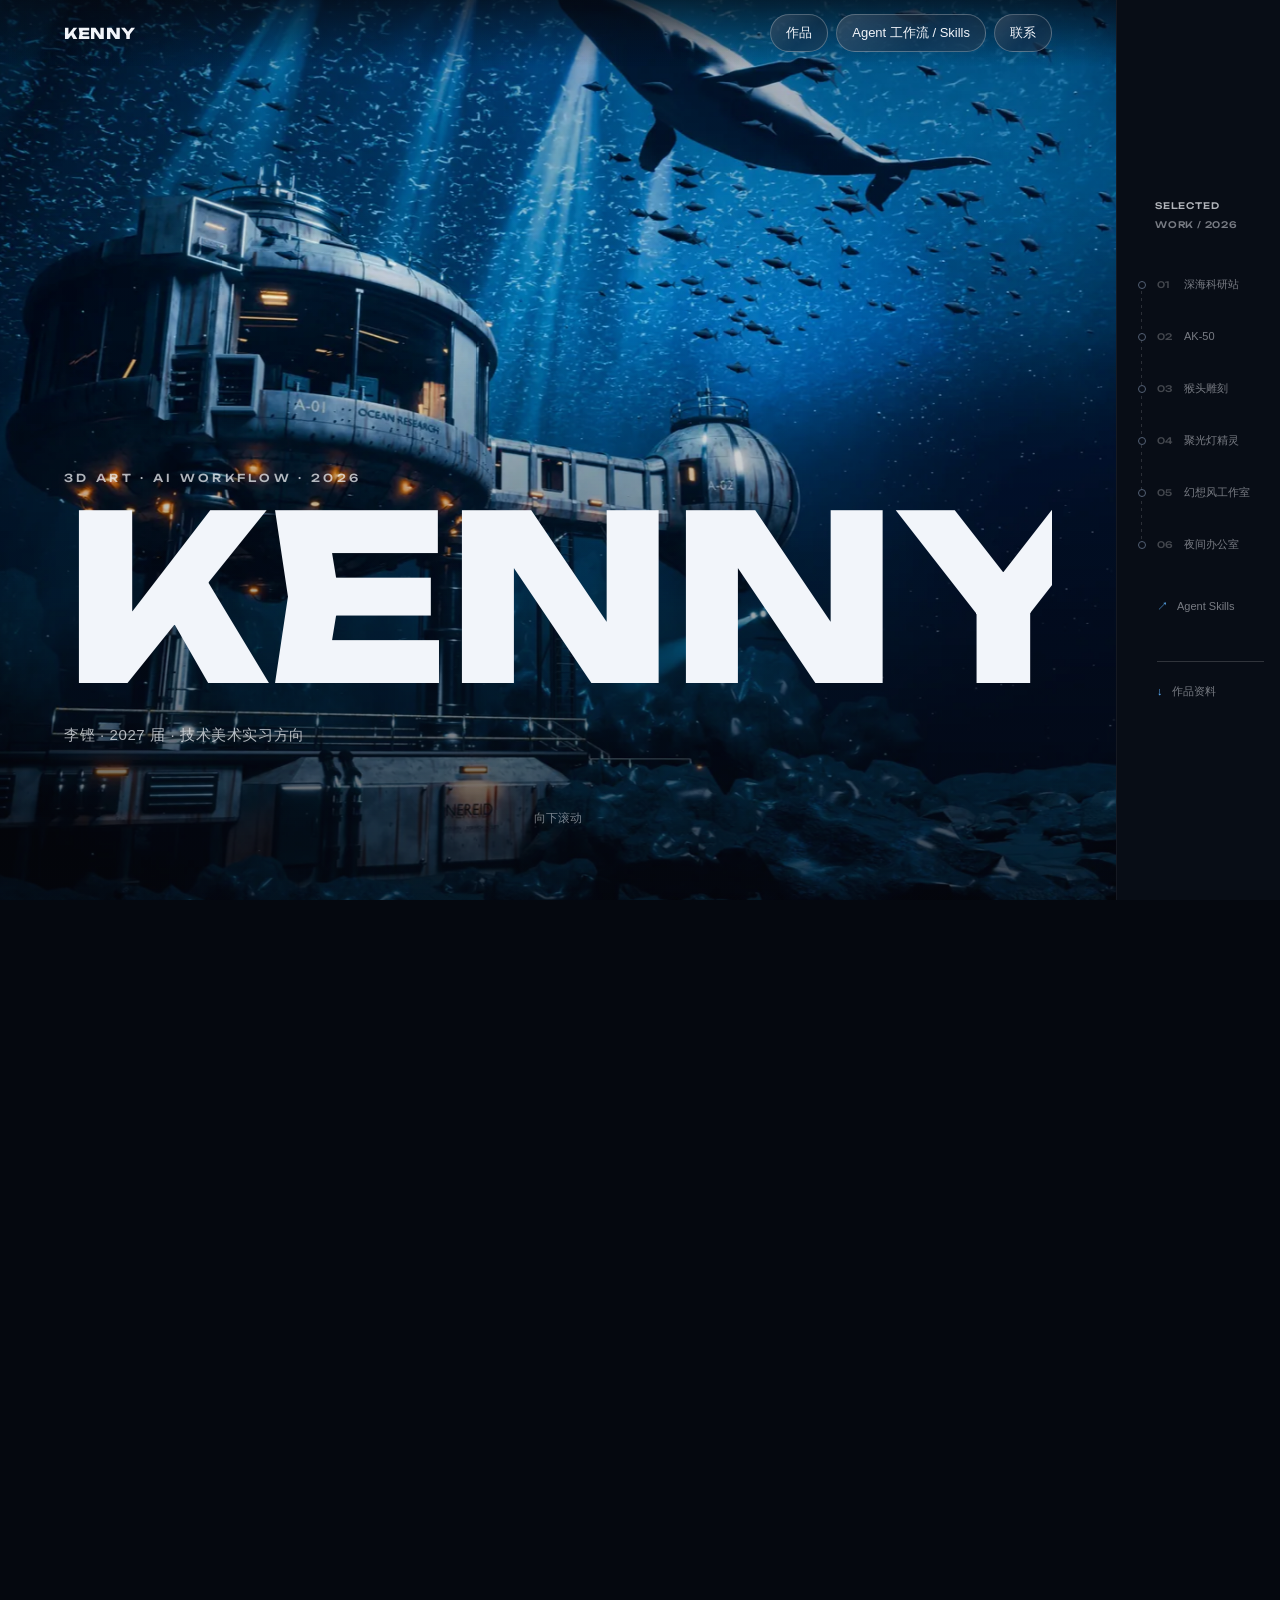
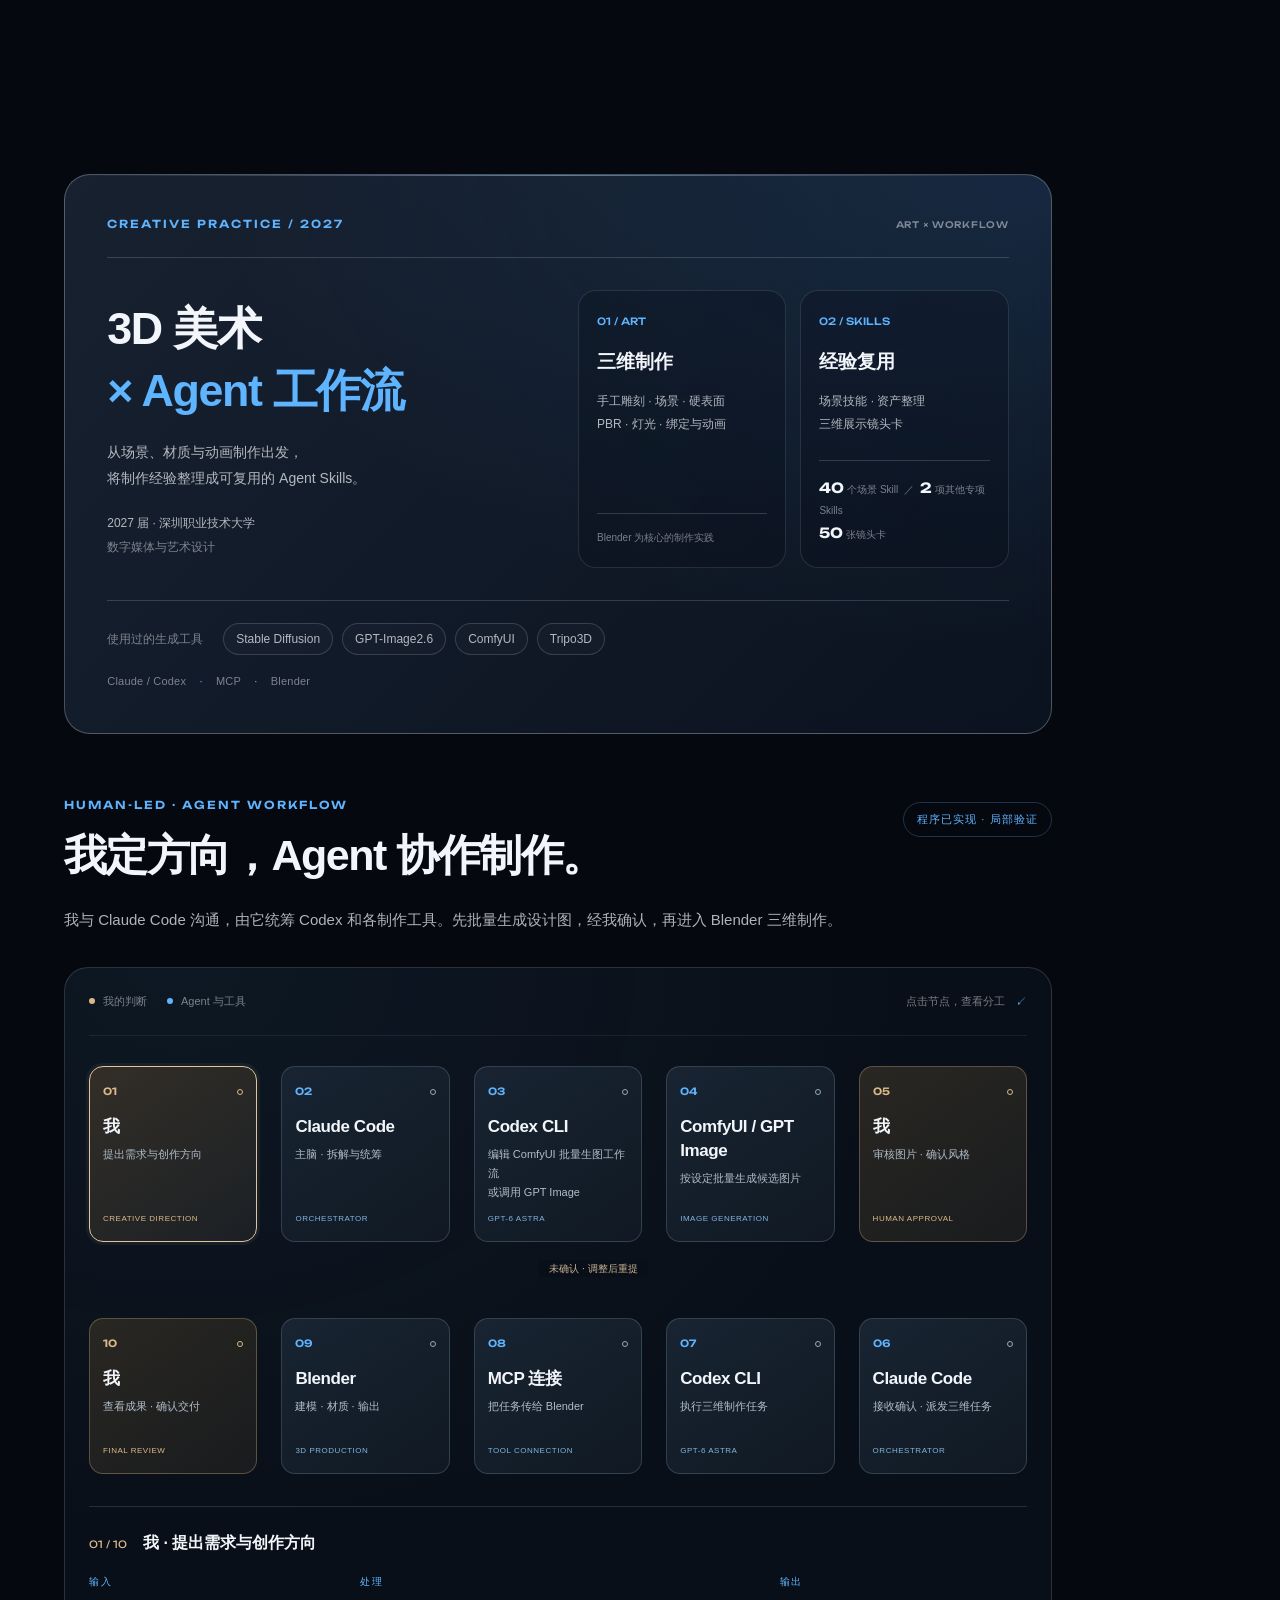
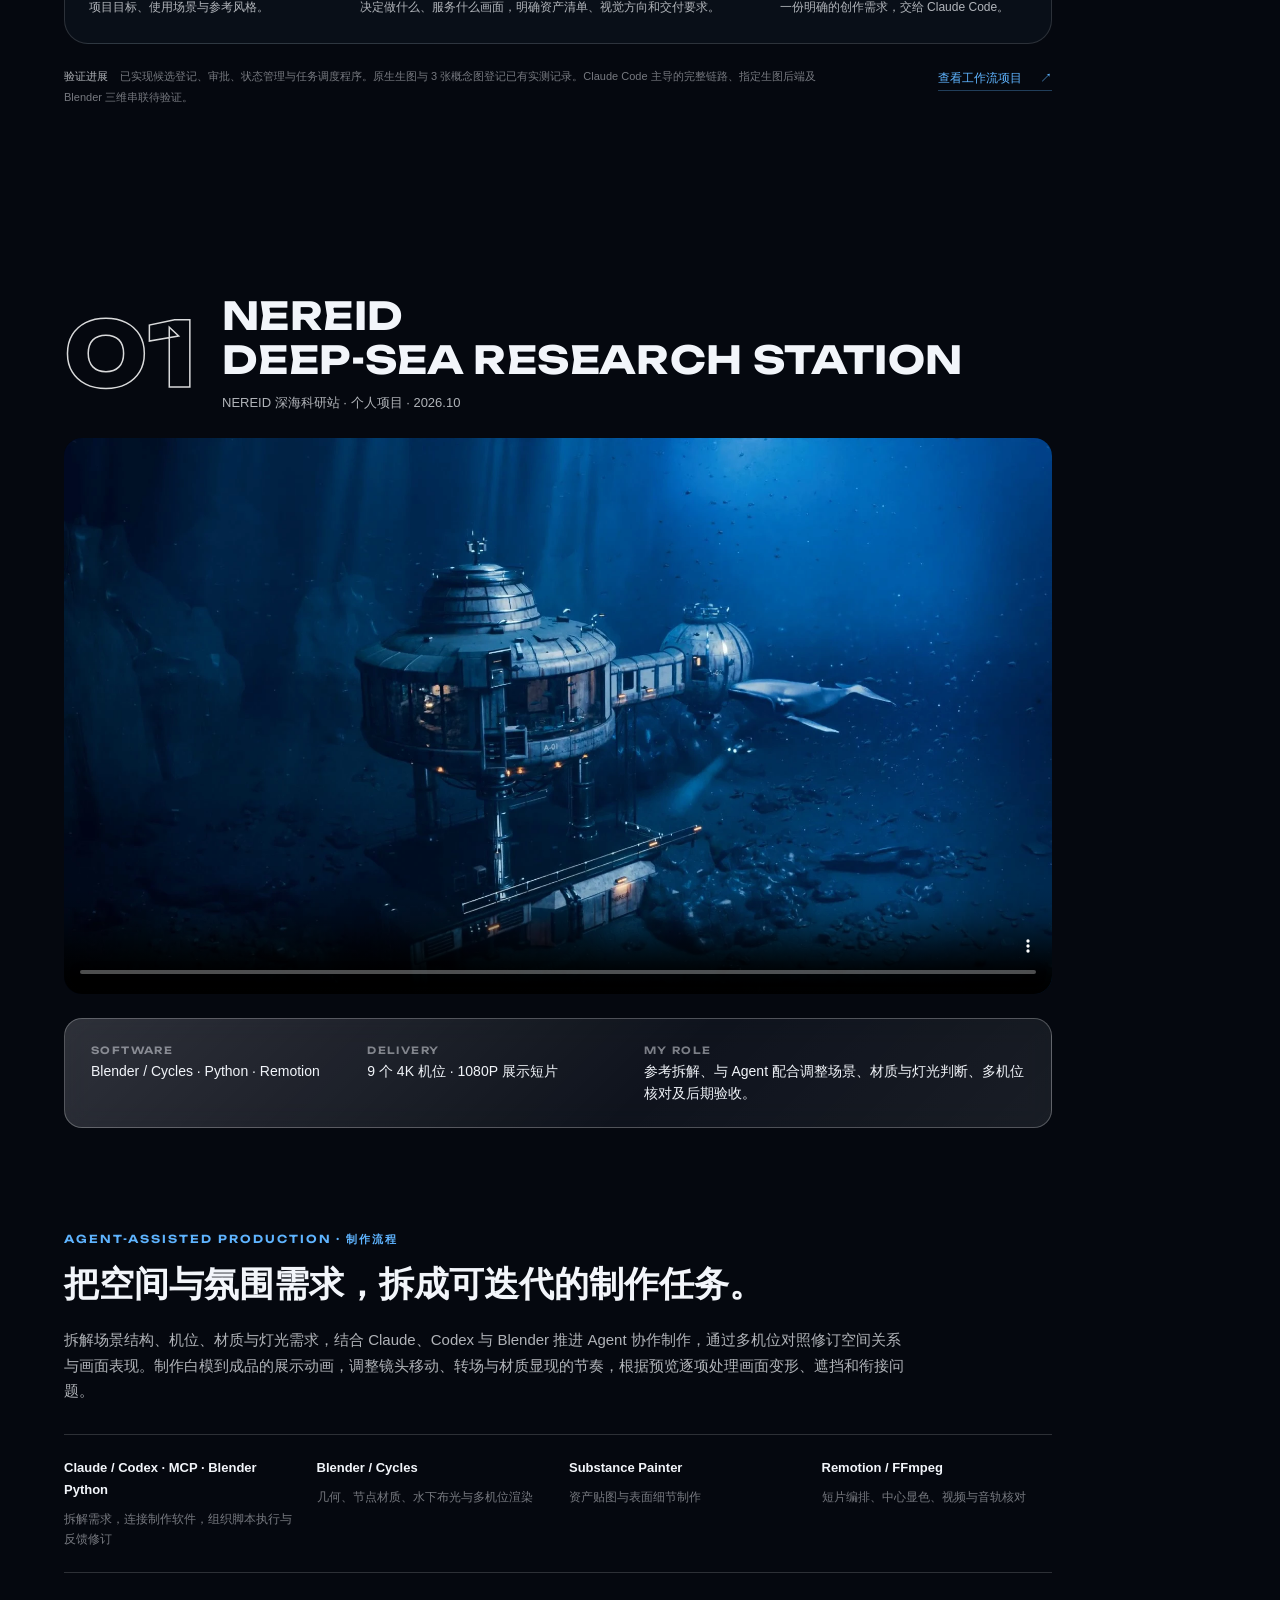
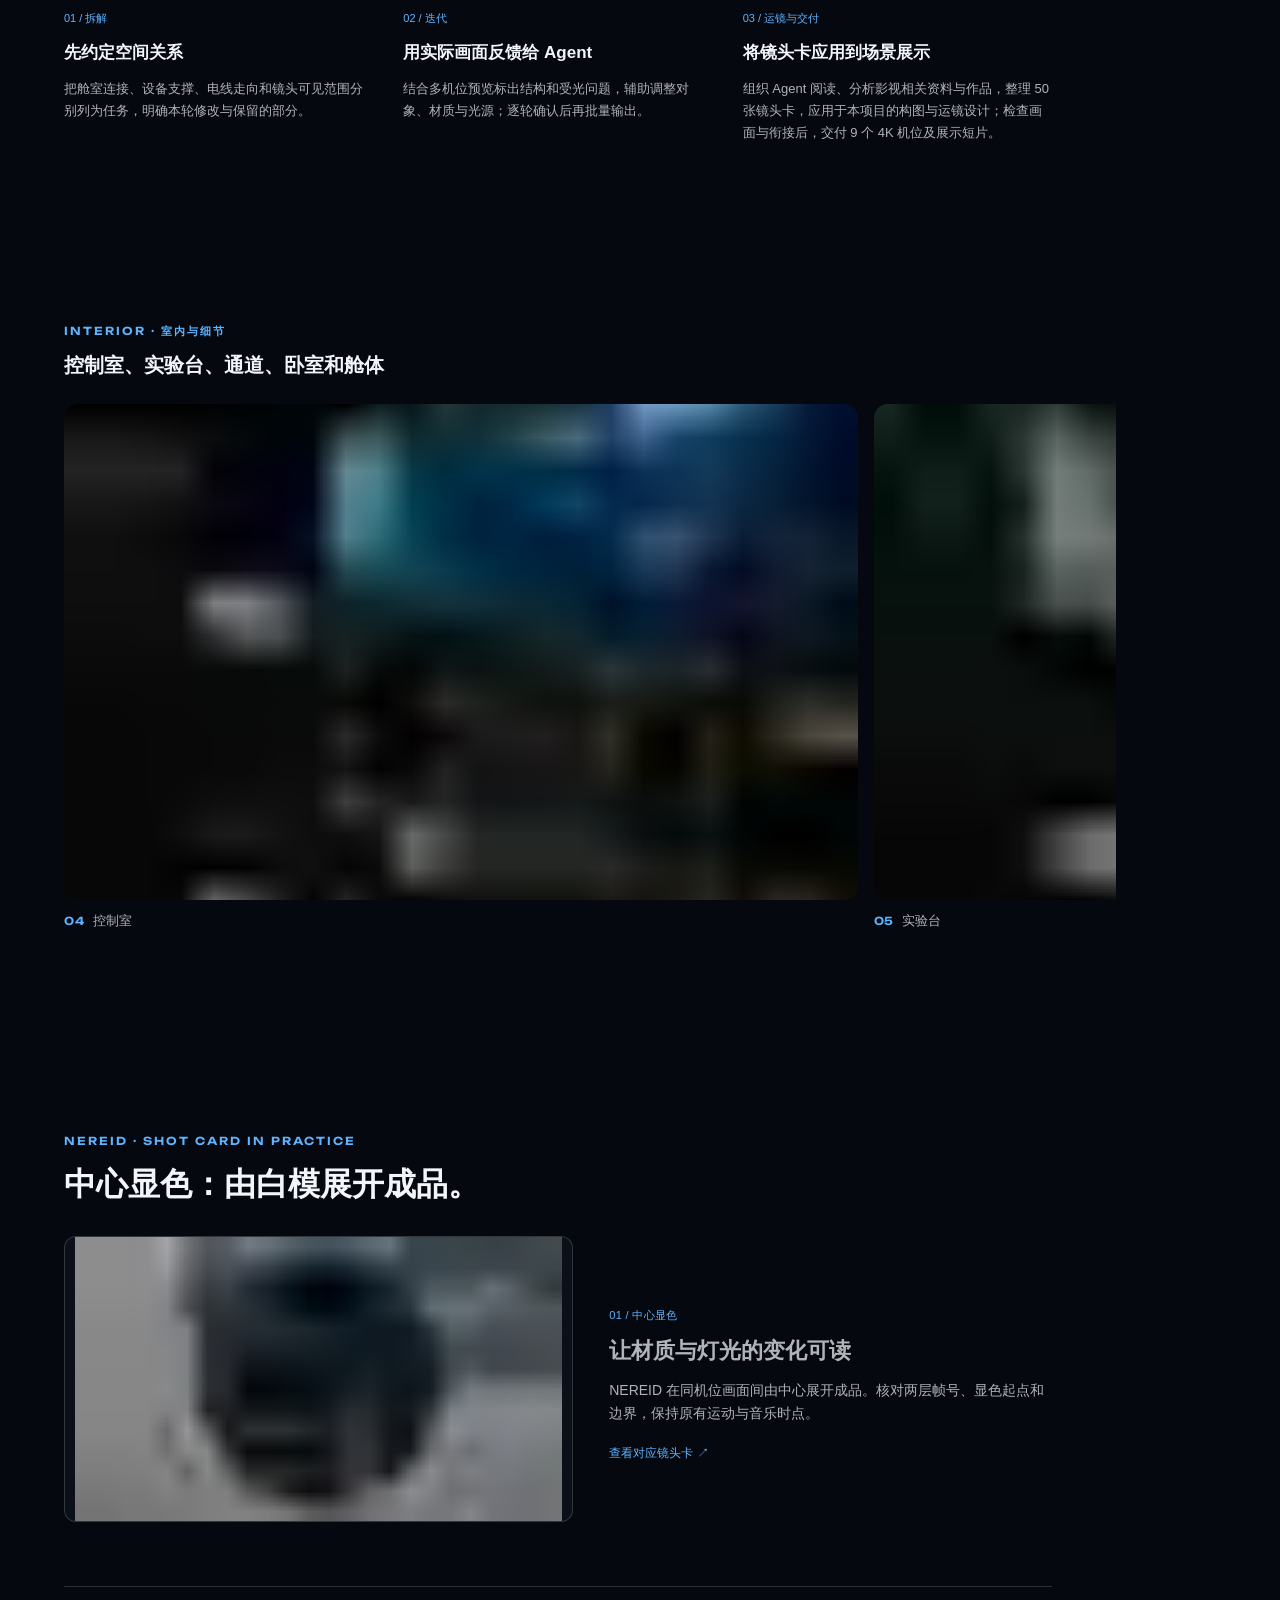
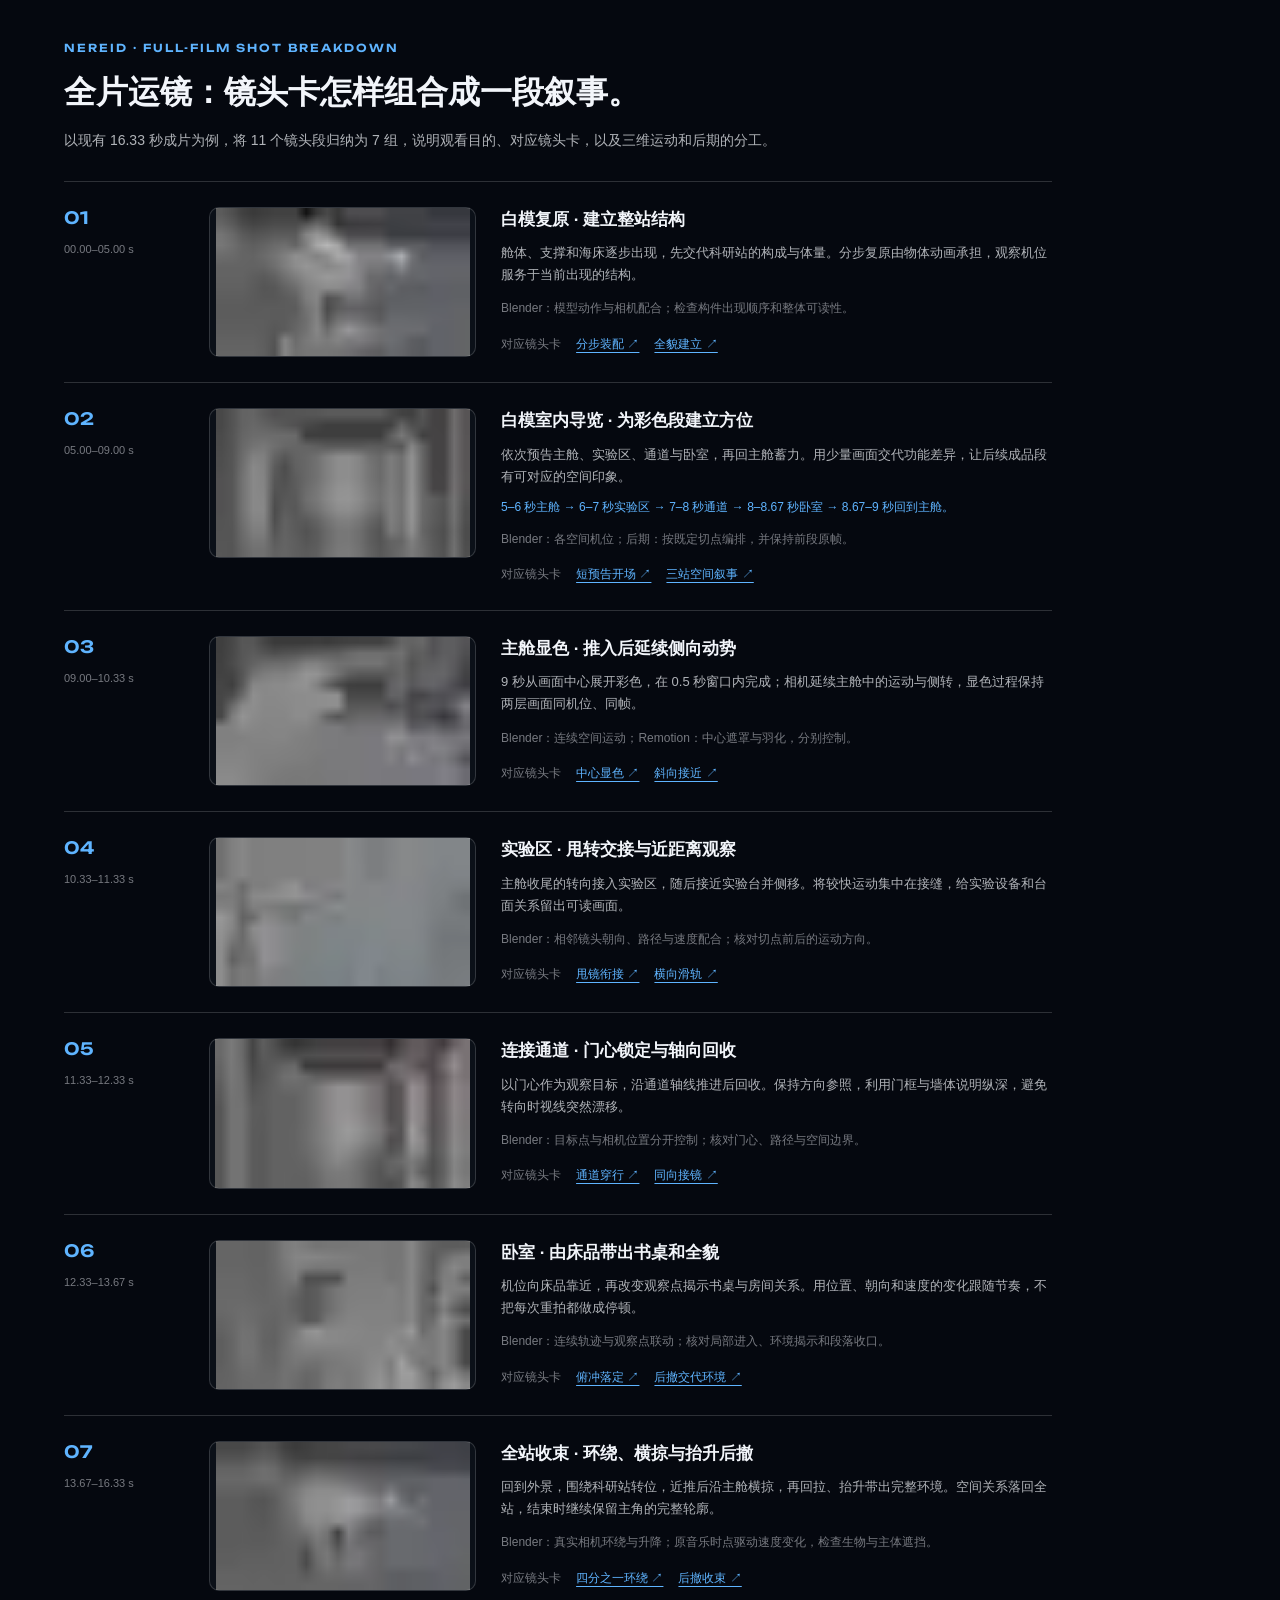
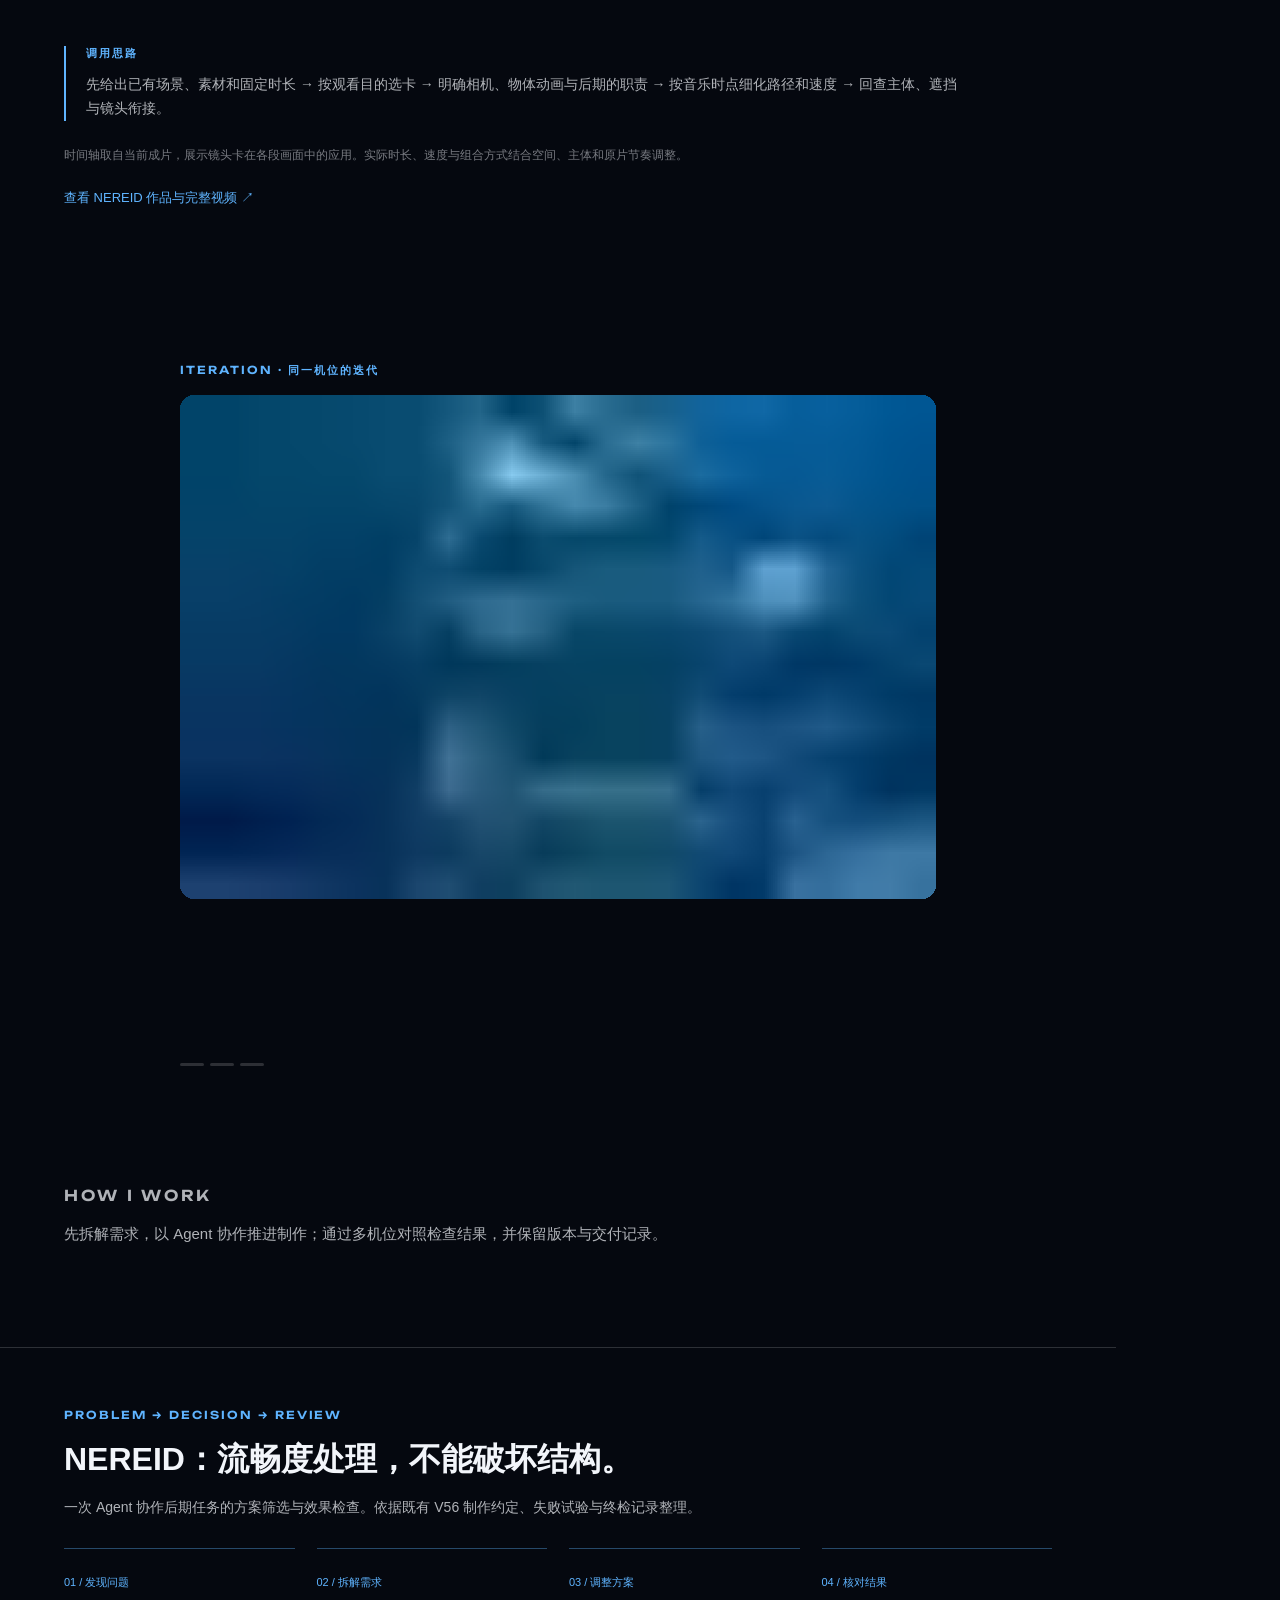
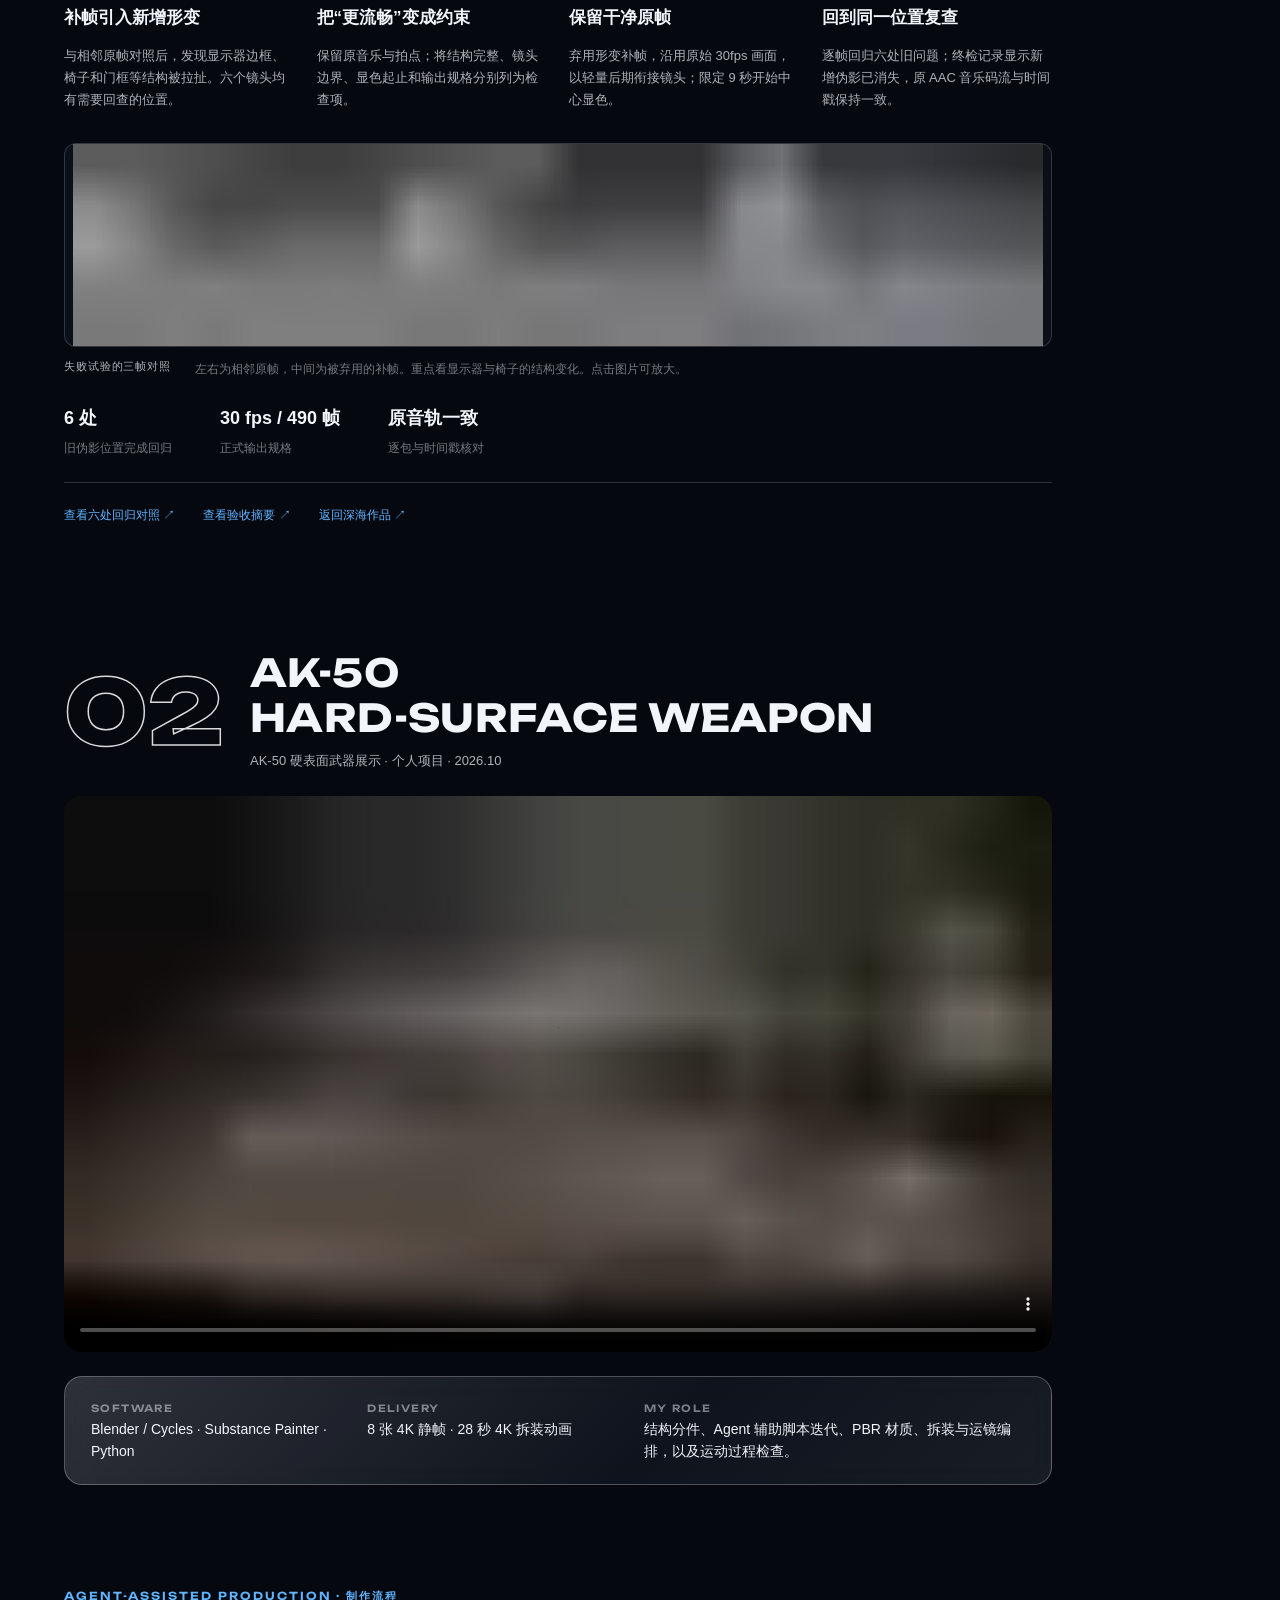
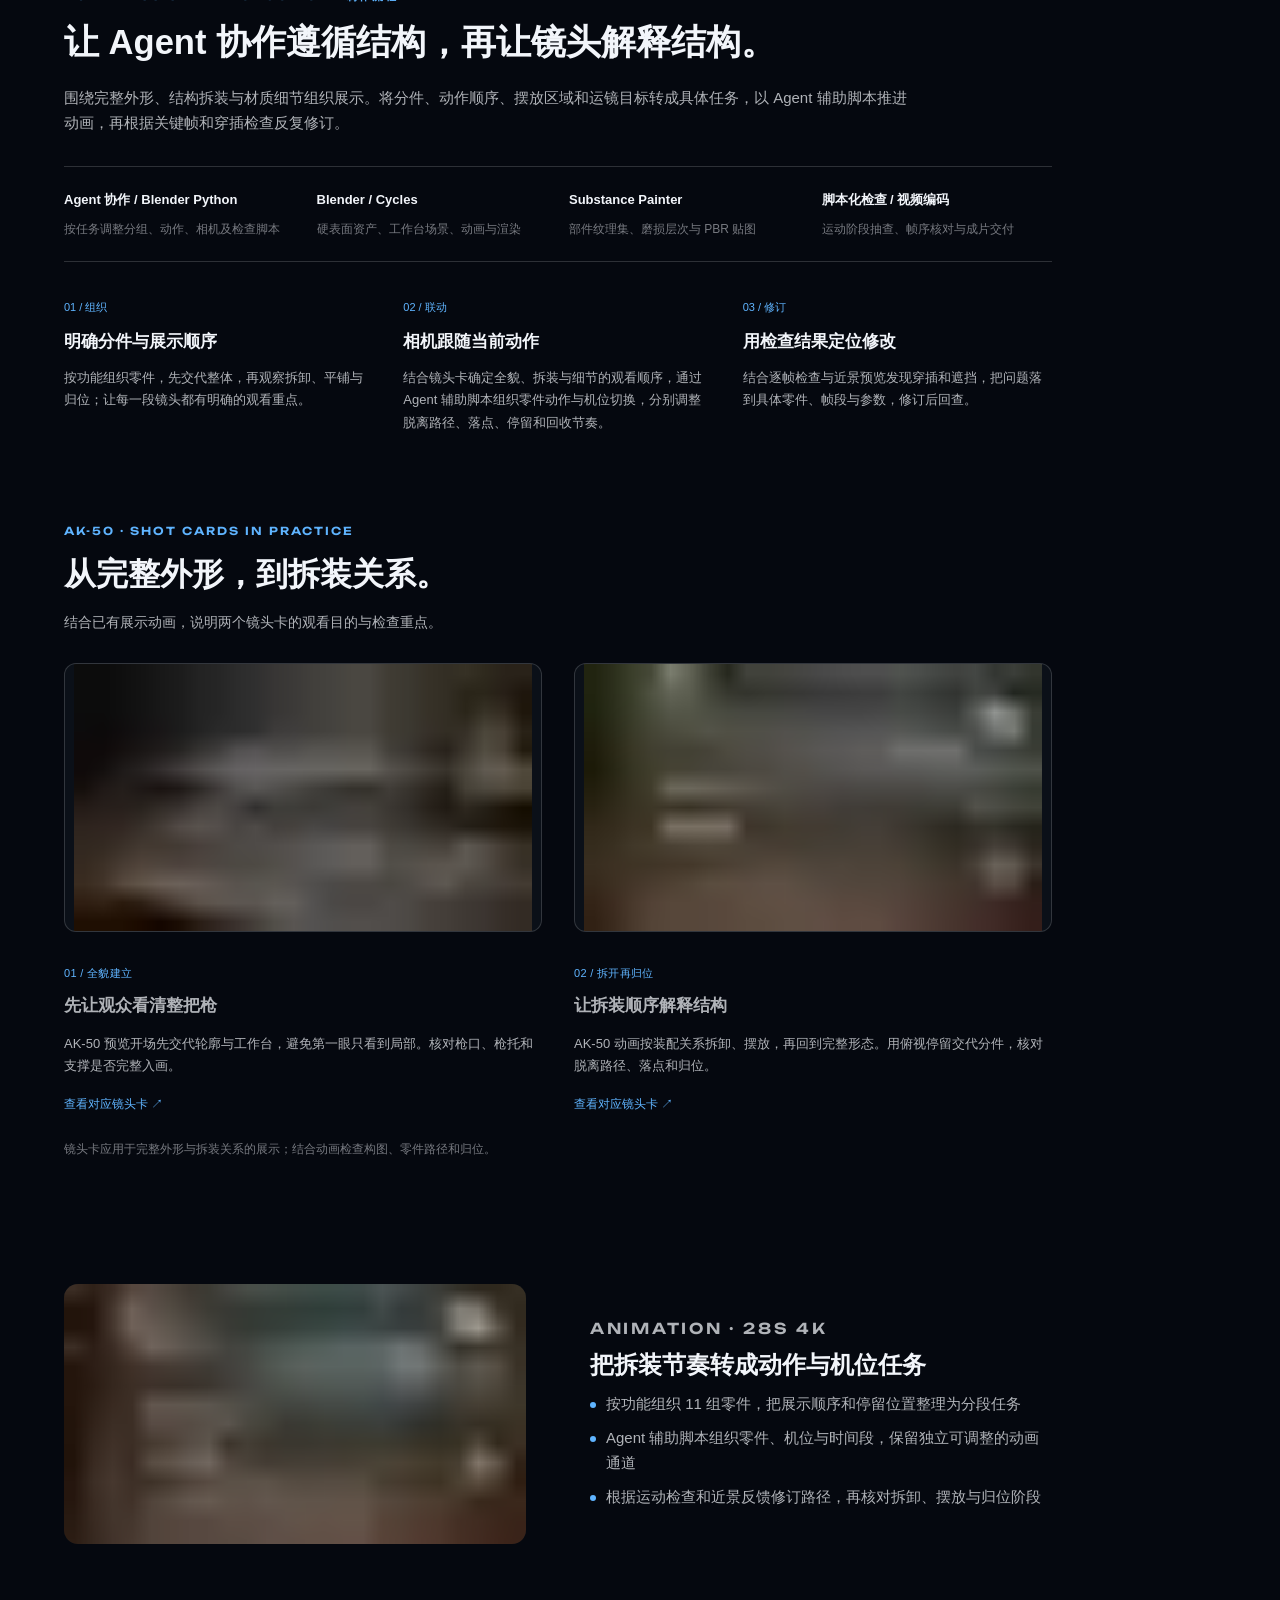
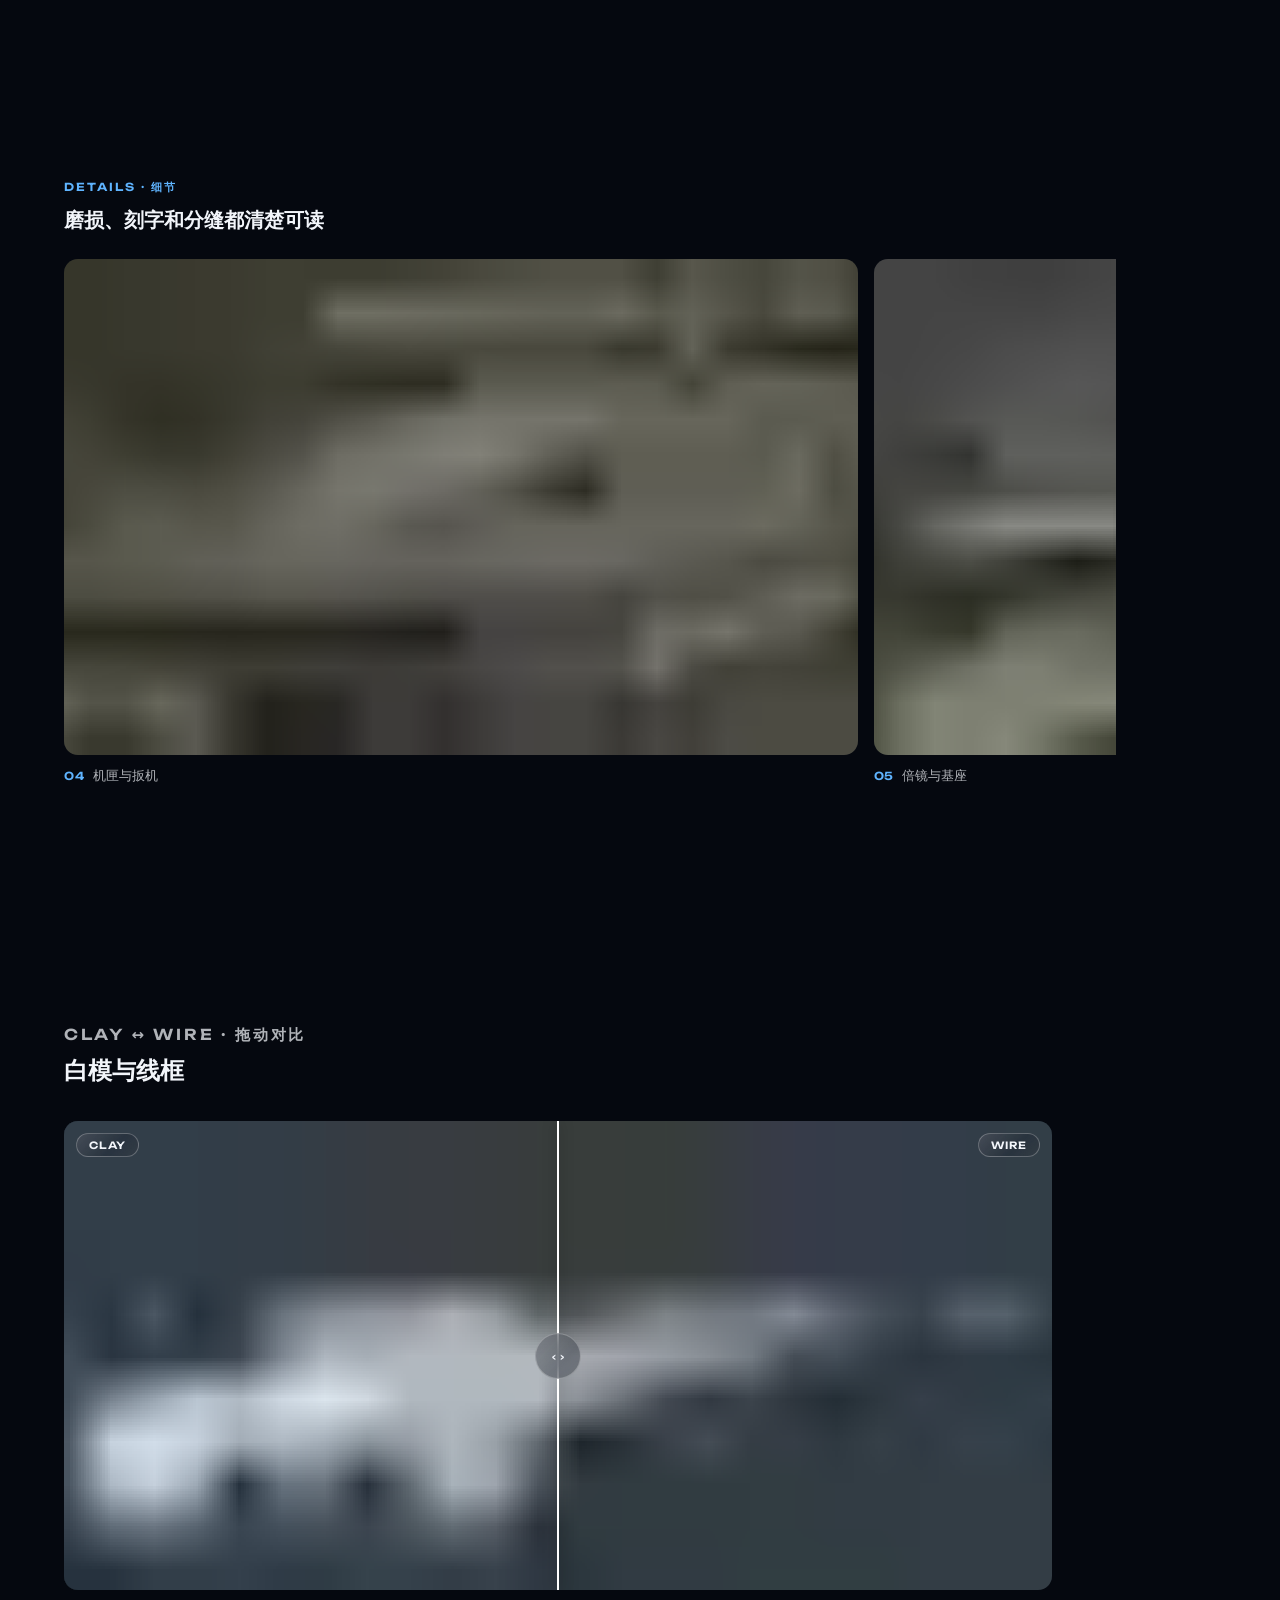
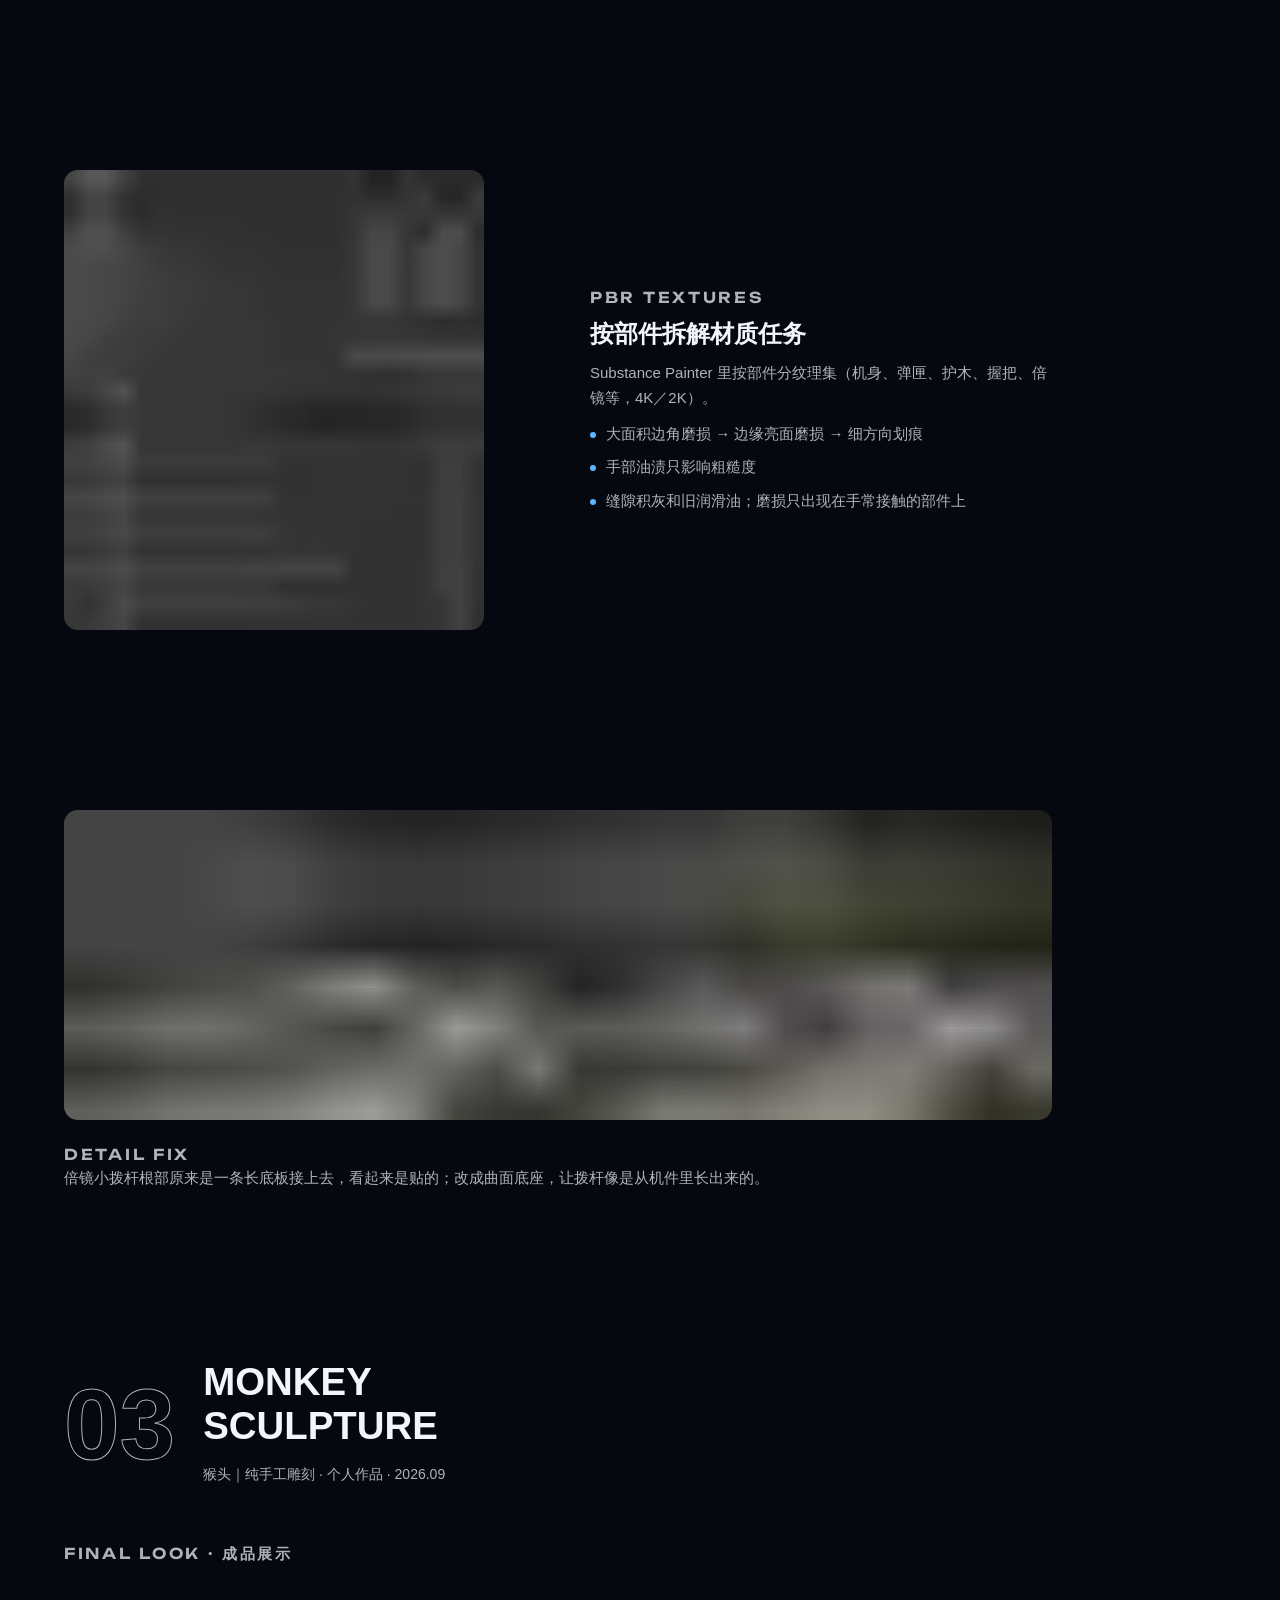
<file: index.html>
<!-- Copyright (c) 2026 Kenny / 李铿. SPDX-License-Identifier: MIT. -->
<!doctype html>
<html lang="zh-CN">
<head>
<meta charset="utf-8">
<meta name="viewport" content="width=device-width, initial-scale=1, viewport-fit=cover">
<title>李铿 Kenny · LightAI 技术美术作品集</title>
<meta name="description" content="李铿 Kenny，2027 届技术美术（LightAI）实习方向。六个三维制作项目（含猴头纯手工雕刻）、40 个独立场景技能、2 项其他专项 Skills 与 50 张运镜卡。">
<meta name="theme-color" content="#05080f">
<link rel="preload" href="assets/fonts/unbounded-sub.woff2" as="font" type="font/woff2" crossorigin>
<link rel="preload" as="image" href="assets/img/hero-1600.webp" fetchpriority="high" media="(max-width: 899px)"
  imagesrcset="assets/img/hero-800.webp 800w, assets/img/hero-1600.webp 1600w" imagesizes="100vw">
<link rel="preload" as="image" href="assets/img/hero-1600.webp" fetchpriority="high" media="(min-width: 900px)"
  imagesrcset="assets/img/hero-800.webp 800w, assets/img/hero-1600.webp 1600w, assets/img/hero-2400.webp 2400w" imagesizes="100vw">
<link rel="stylesheet" href="assets/style.css?v=20261109-kenny-native-1">
<link rel="stylesheet" href="assets/navigation.css?v=20261109-kenny-native-1">
<link rel="stylesheet" href="assets/lightai.css?v=20261107-role10">
<link rel="stylesheet" href="assets/skill-entry.css?v=20261107-skills-v2">
<link rel="stylesheet" href="assets/scene-craft.css?v=20261109-catalog">
<link rel="stylesheet" href="assets/workflow-map.css?v=20261107-role11">


<link rel="stylesheet" href="assets/role16.css?v=20261109-role18">

<link rel="stylesheet" href="assets/role17.css?v=20261109-role18">


<link rel="stylesheet" href="assets/role20.css?v=20261109-role20">
<meta name="author" content="Kenny / 李铿">
</head>
<body>
<div class="progress" aria-hidden="true"><i></i></div>
<header class="nav">
  <a href="#top" class="logo">KENNY</a>
  <div class="project-progress">
    <button class="project-toggle" id="project-toggle" type="button" aria-expanded="false" aria-controls="project-menu" aria-label="打开项目导航">
      <svg class="project-ring" viewBox="0 0 36 36" aria-hidden="true"><circle class="ring-track" cx="18" cy="18" r="14"/><circle class="ring-value" cx="18" cy="18" r="14" pathLength="100"/></svg>
      <span class="project-current"><span class="project-count">6 个项目</span><span class="project-label">作品导览</span></span>
      <svg class="project-chevron" viewBox="0 0 20 20" aria-hidden="true"><path d="m6 8 4 4 4-4"/></svg>
    </button>
    <div class="project-menu" id="project-menu" hidden data-native-scroll>
      <div class="project-menu-heading"><span>SELECTED WORK</span><span>2026</span></div>
      <nav aria-label="快速跳转项目"><a data-project-jump href="#nereid"><b>01</b><span>深海科研站<small>场景 · 外观与室内</small></span><i>↗</i></a>
<a data-project-jump href="#ak50"><b>02</b><span>AK-50<small>硬表面 · 拆装动画</small></span><i>↗</i></a>
<a data-project-jump href="#monkey"><b>03</b><span>猴头雕刻<small>纯手工 · 正视白模</small></span><i>↗</i></a>
<a data-project-jump href="#sprite"><b>04</b><span>聚光灯精灵<small>原创 IP · 角色动画</small></span><i>↗</i></a>
<a data-project-jump href="#studio"><b>05</b><span>幻想风工作室<small>场景 · 私单</small></span><i>↗</i></a>
<a data-project-jump href="#office"><b>06</b><span>夜间办公室<small>场景 · 夜景灯光</small></span><i>↗</i></a></nav>
      <nav class="menu-extra" aria-label="工作流与个人简历"><a class="menu-entry menu-skills" href="#skills"><b>AI</b><span>Agent 工作流与 Skills<small>开源精神，降本增效</small></span><i>↗</i></a><a class="menu-entry" href="#resources"><b>PDF</b><span>个人简历<small>两页简历 · 下载与打印</small></span><i>↗</i></a></nav>
    </div>
  </div>
  <nav><a class="glass nav-work-link" href="#nereid" data-project-jump>作品</a><a class="glass nav-skills" href="#skills">Agent 工作流 / Skills</a><a class="glass" href="#contact">联系</a></nav>
</header>

<aside class="project-rail" aria-label="项目目录">
  <a href="#nereid" data-project-jump class="rail-heading"><span>SELECTED</span><span>WORK / 2026</span></a>
  <nav class="rail-list" aria-label="六个作品">
    <div class="rail-track" aria-hidden="true"><i></i></div>
    <span class="rail-marker" aria-hidden="true"><svg viewBox="0 0 24 24"><path d="M12 2 20.5 21 12 17.5 3.5 21z"/></svg></span>
    <a data-project-jump data-label="深海科研站" href="#nereid"><b>01</b><span>深海科研站</span></a>
<a data-project-jump data-label="AK-50" href="#ak50"><b>02</b><span>AK-50</span></a>
<a data-project-jump data-label="猴头雕刻" href="#monkey"><b>03</b><span>猴头雕刻</span></a>
<a data-project-jump data-label="聚光灯精灵" href="#sprite"><b>04</b><span>聚光灯精灵</span></a>
<a data-project-jump data-label="幻想风工作室" href="#studio"><b>05</b><span>幻想风工作室</span></a>
<a data-project-jump data-label="夜间办公室" href="#office"><b>06</b><span>夜间办公室</span></a></nav>
  <a class="rail-skills" href="#skills"><span>↗</span> Agent Skills</a>
  <a class="rail-resources" href="#resources"><span>↓</span> 作品资料</a>
</aside>

<main>

<!-- 开场 -->
<section class="hero scene" id="top">
  <div class="stage">
<div class="connection-notice" id="connection-notice" role="status" aria-live="polite" hidden><span>VIEWING TIP</span><p>本站由 GitHub 托管；如图片或视频加载缓慢，建议使用 VPN／代理后访问。</p></div>
    <picture class="hero-picture"><source media="(max-width: 899px)" srcset="assets/img/hero-800.webp 800w, assets/img/hero-1600.webp 1600w" sizes="100vw"><img style="background:#0b1018 url([data-uri]) center/cover no-repeat" width="1600" height="1067" class="cover" src="assets/img/hero-1600.webp"
      srcset="assets/img/hero-800.webp 800w, assets/img/hero-1600.webp 1600w, assets/img/hero-2400.webp 2400w"
      sizes="100vw" alt="NEREID 深海科研站外观" fetchpriority="high"></picture>
    <div class="shade"></div>
    <div class="hero-copy">
      <p class="kicker">3D ART · AI WORKFLOW · 2026</p>
      <h1 class="word" aria-label="KENNY"><span style="--i:0">K</span><span style="--i:1">E</span><span style="--i:2">N</span><span style="--i:3">N</span><span style="--i:4">Y</span></h1>
      <p class="sub">李铿 · 2027 届 · 技术美术实习方向</p>
    </div>
    <div class="hint" aria-hidden="true"><span class="on-desk">向下滚动</span><span class="on-phone">上滑查看作品</span><i></i></div>
  </div>
</section>

<!-- 开场后的简洁能力概览，沿用本站玻璃表面与蓝色强调。 -->
<section class="fit-brief wrap" id="fit" aria-labelledby="fit-title">
  <div class="fit-panel glass reveal">
    <div class="fit-panel-top"><p class="eyebrow">Creative practice / 2027</p><span>ART × WORKFLOW</span></div>
    <div class="fit-panel-body">
      <div class="fit-intro">
        <h2 id="fit-title">3D 美术<span>× Agent 工作流</span></h2>
        <p class="fit-statement">从场景、材质与动画制作出发，<br>将制作经验整理成可复用的 Agent Skills。</p>
        <p class="fit-education"><b>2027 届 · 深圳职业技术大学</b><span>数字媒体与艺术设计</span></p>
      </div>
      <div class="fit-pillars">
        <div class="fit-pillar"><span class="fit-pillar-index">01 / ART</span><h3>三维制作</h3><p>手工雕刻 · 场景 · 硬表面<br>PBR · 灯光 · 绑定与动画</p><span class="fit-pillar-tail">Blender 为核心的制作实践</span></div>
        <div class="fit-pillar"><span class="fit-pillar-index">02 / SKILLS</span><h3>经验复用</h3><p>场景技能 · 资产整理<br>三维展示镜头卡</p><span class="fit-pillar-tail"><b>40</b> 个场景 Skill <i>／</i> <b>2</b> 项其他专项 Skills<br><b>50</b> 张镜头卡</span></div>
      </div>
    </div>
    <div class="fit-toolbox">
      <div class="fit-tools"><span>使用过的生成工具</span><ul aria-label="使用过的生成工具"><li>Stable Diffusion</li><li>GPT-Image2.6</li><li>ComfyUI</li><li>Tripo3D</li></ul></div>
      <p class="fit-agent">Claude / Codex <span>·</span> MCP <span>·</span> Blender</p>
    </div>
  </div>
</section>







<section class="workflow-feature wrap" id="ai-workflow" aria-labelledby="ai-workflow-title">
  <div class="wf-heading"><div><p class="eyebrow">Human-led · Agent Workflow</p><h2 id="ai-workflow-title">我定方向，Agent 协作制作。</h2></div><span class="wf-status">程序已实现 · 局部验证</span></div>
  <p class="wf-intro">我与 Claude Code 沟通，由它统筹 Codex 和各制作工具。先批量生成设计图，经我确认，再进入 Blender 三维制作。</p>
  <div class="wf-canvas">
    <div class="wf-toolbar"><span><i class="wf-dot wf-human-dot"></i>我的判断 <i class="wf-dot wf-agent-dot"></i>Agent 与工具</span><span class="wf-hint">点击节点，查看分工 <span aria-hidden="true">↙</span></span></div>
    <div class="wf-board" role="group" aria-label="从我的需求到三维交付的十个流程节点">
      <svg class="wf-wires" aria-hidden="true" focusable="false"><defs><marker id="wf-arrow" markerWidth="6" markerHeight="6" refX="5" refY="3" orient="auto"><path d="M0 0 L6 3 L0 6" fill="none" stroke="currentColor" stroke-width="1.1"/></marker></defs><g class="wf-paths"></g></svg>
      <button type="button" class="wf-node wf-human" id="wf-brief" data-wf-index="0" aria-pressed="true" aria-controls="wf-detail" style="--wf-col:1;--wf-row:1"><span class="wf-node-top"><span class="wf-number">01</span><span class="wf-port" aria-hidden="true"></span></span><span class="wf-name">我</span><span class="wf-role">提出需求与创作方向</span><span class="wf-tag">CREATIVE DIRECTION</span></button>
      <button type="button" class="wf-node wf-agent" id="wf-plan" data-wf-index="1" aria-pressed="false" aria-controls="wf-detail" style="--wf-col:2;--wf-row:1"><span class="wf-node-top"><span class="wf-number">02</span><span class="wf-port" aria-hidden="true"></span></span><span class="wf-name">Claude Code</span><span class="wf-role">主脑 · 拆解与统筹</span><span class="wf-tag">ORCHESTRATOR</span></button>
      <button type="button" class="wf-node wf-agent" id="wf-generate" data-wf-index="2" aria-pressed="false" aria-controls="wf-detail" style="--wf-col:3;--wf-row:1"><span class="wf-node-top"><span class="wf-number">03</span><span class="wf-port" aria-hidden="true"></span></span><span class="wf-name">Codex CLI</span><span class="wf-role">编辑 ComfyUI 批量生图工作流<br>或调用 GPT Image</span><span class="wf-tag">GPT-6 ASTRA</span></button>
      <button type="button" class="wf-node wf-tool" id="wf-images" data-wf-index="3" aria-pressed="false" aria-controls="wf-detail" style="--wf-col:4;--wf-row:1"><span class="wf-node-top"><span class="wf-number">04</span><span class="wf-port" aria-hidden="true"></span></span><span class="wf-name">ComfyUI / GPT Image</span><span class="wf-role">按设定批量生成候选图片</span><span class="wf-tag">IMAGE GENERATION</span></button>
      <button type="button" class="wf-node wf-human" id="wf-approval" data-wf-index="4" aria-pressed="false" aria-controls="wf-detail" style="--wf-col:5;--wf-row:1"><span class="wf-node-top"><span class="wf-number">05</span><span class="wf-port" aria-hidden="true"></span></span><span class="wf-name">我</span><span class="wf-role">审核图片 · 确认风格</span><span class="wf-tag">HUMAN APPROVAL</span></button>
      <button type="button" class="wf-node wf-agent" id="wf-dispatch" data-wf-index="5" aria-pressed="false" aria-controls="wf-detail" style="--wf-col:5;--wf-row:2"><span class="wf-node-top"><span class="wf-number">06</span><span class="wf-port" aria-hidden="true"></span></span><span class="wf-name">Claude Code</span><span class="wf-role">接收确认 · 派发三维任务</span><span class="wf-tag">ORCHESTRATOR</span></button>
      <button type="button" class="wf-node wf-agent" id="wf-model" data-wf-index="6" aria-pressed="false" aria-controls="wf-detail" style="--wf-col:4;--wf-row:2"><span class="wf-node-top"><span class="wf-number">07</span><span class="wf-port" aria-hidden="true"></span></span><span class="wf-name">Codex CLI</span><span class="wf-role">执行三维制作任务</span><span class="wf-tag">GPT-6 ASTRA</span></button>
      <button type="button" class="wf-node wf-tool" id="wf-mcp" data-wf-index="7" aria-pressed="false" aria-controls="wf-detail" style="--wf-col:3;--wf-row:2"><span class="wf-node-top"><span class="wf-number">08</span><span class="wf-port" aria-hidden="true"></span></span><span class="wf-name">MCP 连接</span><span class="wf-role">把任务传给 Blender</span><span class="wf-tag">TOOL CONNECTION</span></button>
      <button type="button" class="wf-node wf-tool" id="wf-blender" data-wf-index="8" aria-pressed="false" aria-controls="wf-detail" style="--wf-col:2;--wf-row:2"><span class="wf-node-top"><span class="wf-number">09</span><span class="wf-port" aria-hidden="true"></span></span><span class="wf-name">Blender</span><span class="wf-role">建模 · 材质 · 输出</span><span class="wf-tag">3D PRODUCTION</span></button>
      <button type="button" class="wf-node wf-human" id="wf-review" data-wf-index="9" aria-pressed="false" aria-controls="wf-detail" style="--wf-col:1;--wf-row:2"><span class="wf-node-top"><span class="wf-number">10</span><span class="wf-port" aria-hidden="true"></span></span><span class="wf-name">我</span><span class="wf-role">查看成果 · 确认交付</span><span class="wf-tag">FINAL REVIEW</span></button>
      <span class="wf-return-label" aria-hidden="true">未确认 · 调整后重提</span>
    </div>
    <div class="wf-detail" id="wf-detail" role="region" aria-live="polite" aria-labelledby="wf-detail-title">
      <div class="wf-detail-heading"><span class="wf-detail-number">01 / 10</span><h3 id="wf-detail-title">我 · 提出需求与创作方向</h3></div>
      <dl><div><dt>输入</dt><dd>项目目标、使用场景与参考风格。</dd></div><div><dt>处理</dt><dd>决定做什么、服务什么画面，明确资产清单、视觉方向和交付要求。</dd></div><div><dt>输出</dt><dd>一份明确的创作需求，交给 Claude Code。</dd></div></dl>
    </div>
  </div>
  <div class="wf-footer"><p><span>验证进展</span> 已实现候选登记、审批、状态管理与任务调度程序。原生生图与 3 张概念图登记已有实测记录。Claude Code 主导的完整链路、指定生图后端及 Blender 三维串联待验证。</p><a href="https://github.com/KKKKKennys/ai-asset-workflow" target="_blank" rel="noopener noreferrer">查看工作流项目 <span aria-hidden="true">↗</span></a></div>
  <script type="application/json" id="wf-node-data">[{"id": "brief", "name": "我", "role": "提出需求与创作方向", "tag": "CREATIVE DIRECTION", "kind": "human", "input": "项目目标、使用场景与参考风格。", "process": "决定做什么、服务什么画面，明确资产清单、视觉方向和交付要求。", "output": "一份明确的创作需求，交给 Claude Code。"}, {"id": "plan", "name": "Claude Code", "role": "主脑 · 拆解与统筹", "tag": "ORCHESTRATOR", "kind": "agent", "input": "我的需求、参考资料与资产清单。", "process": "统一风格约束，将任务拆成可执行批次，为 Codex CLI 准备提示词、输出位置与检查要求。", "output": "生图任务包与执行顺序。"}, {"id": "generate", "name": "Codex CLI", "role": "编辑 ComfyUI 批量生图工作流，或调用 GPT Image", "tag": "GPT-6 ASTRA", "kind": "agent", "input": "Claude Code 下发的生图任务包。", "process": "按任务配置 ComfyUI 的批量生图工作流，或调用 GPT Image；整理提示词、参数与生成结果。", "output": "候选图片与执行回执，返回 Claude Code 汇总。"}, {"id": "images", "name": "ComfyUI / GPT Image", "role": "按设定批量生成候选图片", "tag": "IMAGE GENERATION", "kind": "tool", "input": "风格约束、道具描述与所需视图。", "process": "按配置的工作流或调用参数批量出图，保持同组图片的风格、配色和材质方向。", "output": "同一风格的场景或道具设计图，供我审核。"}, {"id": "approval", "name": "我", "role": "审核图片 · 确认风格", "tag": "HUMAN APPROVAL", "kind": "human", "input": "Claude Code 汇总的候选图与生成记录。", "process": "检查风格统一性、结构可读性和制作可行性。不满意时把修改意见交给 Claude Code，重新安排生图；确认后进入三维制作。", "output": "选定图片、修改意见与明确确认记录。"}, {"id": "dispatch", "name": "Claude Code", "role": "接收确认 · 派发三维任务", "tag": "ORCHESTRATOR", "kind": "agent", "input": "我确认的设计图与具体要求。", "process": "固定本次使用的参考版本，将形体、分件、材质、场景组织和交付要求整理成建模任务包。", "output": "三维制作任务，交由 Codex CLI 执行。"}, {"id": "model", "name": "Codex CLI", "role": "执行三维制作任务", "tag": "GPT-6 ASTRA", "kind": "agent", "input": "Claude Code 派发的建模任务与参考图。", "process": "拆解 Blender 操作步骤，通过 MCP 调用工具；根据回传的场景信息和预览定位问题并调整。", "output": "场景操作、阶段预览和执行记录。"}, {"id": "mcp", "name": "MCP 连接", "role": "把任务传给 Blender", "tag": "TOOL CONNECTION", "kind": "tool", "input": "Codex 发出的工具调用。", "process": "连接 Agent 与 Blender，传递建模或脚本指令，并将软件执行结果回传给 Codex。", "output": "可回查的操作结果、场景状态与预览。"}, {"id": "blender", "name": "Blender", "role": "建模 · 材质 · 输出", "tag": "3D PRODUCTION", "kind": "tool", "input": "已确认的参考图及制作指令。", "process": "按参考制作形体与结构，配置材质，检查比例和连接关系；保留可编辑工程，再输出所需文件。", "output": "模型、预览图、可编辑工程与导出文件。"}, {"id": "review", "name": "我", "role": "查看成果 · 确认交付", "tag": "FINAL REVIEW", "kind": "human", "input": "经 Codex 回报、由 Claude Code 汇总的模型预览与交付清单。", "process": "对照需求检查效果与完整性，提出修改意见；由 Claude Code 继续调度修订，直到满足本次交付要求。", "output": "确认后的三维资产，连同过程记录归档。"}]</script>
</section>

<!-- 目录 -->

<!-- 01 NEREID -->
<article class="project" id="nereid">
  <section class="opener scene has-player">
    <div class="stage">
<header class="project-heading"><div class="num">01</div><div class="title"><h2>NEREID<br>DEEP-SEA RESEARCH STATION</h2><p>NEREID 深海科研站 · 个人项目 · 2026.10</p></div></header>
      <div class="frame is-video">
        <video style="background:#05080f" width="1920" height="1080" class="bgv" loop playsinline poster="assets/video/nereid-v56-poster.webp" data-src="assets/video/nereid-v56" aria-label="NEREID 深海科研站 V56 展示短片" controls preload="metadata"><source src="assets/video/nereid-v56-720.mp4" media="(max-width:899px)" type="video/mp4"><source src="assets/video/nereid-v56-1080.mp4" type="video/mp4"></video>

      </div>




      <div class="info glass"><div><span>SOFTWARE</span>Blender / Cycles · Python · Remotion</div><div><span>DELIVERY</span>9 个 4K 机位 · 1080P 展示短片</div><div><span>MY ROLE</span>参考拆解、与 Agent 配合调整场景、材质与灯光判断、多机位核对及后期验收。</div></div>
    </div>
  </section>
<section class="project-workflow wrap" id="nereid-workflow"><div class="workflow-heading reveal"><p class="eyebrow">Agent-assisted production · 制作流程</p><h3>把空间与氛围需求，拆成可迭代的制作任务。</h3><p>拆解场景结构、机位、材质与灯光需求，结合 Claude、Codex 与 Blender 推进 Agent 协作制作，通过多机位对照修订空间关系与画面表现。制作白模到成品的展示动画，调整镜头移动、转场与材质显现的节奏，根据预览逐项处理画面变形、遮挡和衔接问题。</p></div><dl class="workflow-tools reveal"><div><dt>Claude / Codex · MCP · Blender Python</dt><dd>拆解需求，连接制作软件，组织脚本执行与反馈修订</dd></div><div><dt>Blender / Cycles</dt><dd>几何、节点材质、水下布光与多机位渲染</dd></div><div><dt>Substance Painter</dt><dd>资产贴图与表面细节制作</dd></div><div><dt>Remotion / FFmpeg</dt><dd>短片编排、中心显色、视频与音轨核对</dd></div></dl><ol class="workflow-steps"><li class="reveal"><span>01 / 拆解</span><h4>先约定空间关系</h4><p>把舱室连接、设备支撑、电线走向和镜头可见范围分别列为任务，明确本轮修改与保留的部分。</p></li><li class="reveal"><span>02 / 迭代</span><h4>用实际画面反馈给 Agent</h4><p>结合多机位预览标出结构和受光问题，辅助调整对象、材质与光源；逐轮确认后再批量输出。</p></li><li class="reveal"><span>03 / 运镜与交付</span><h4>将镜头卡应用到场景展示</h4><p>组织 Agent 阅读、分析影视相关资料与作品，整理 50 张镜头卡，应用于本项目的构图与运镜设计；检查画面与衔接后，交付 9 个 4K 机位及展示短片。</p></li></ol></section>

  <section class="hgallery scene">
    <div class="stage">
      <div class="head"><p class="eyebrow">Interior · 室内与细节</p><h3>控制室、实验台、通道、卧室和舱体</h3></div>
      <div class="track">
        <figure><img style="background:#0b1018 url([data-uri]) center/cover no-repeat" width="1600" height="1067" src="assets/img/nereid-04-1600.webp" srcset="assets/img/nereid-04-800.webp 800w, assets/img/nereid-04-1600.webp 1600w" sizes="(min-width: 900px) 62vw, 84vw" alt="控制室" loading="lazy"><figcaption><b>04</b>控制室</figcaption></figure>
        <figure><img style="background:#0b1018 url([data-uri]) center/cover no-repeat" width="1400" height="933" src="assets/img/nereid-05-1400.webp" srcset="assets/img/nereid-05-800.webp 800w, assets/img/nereid-05-1400.webp 1400w" sizes="(min-width: 900px) 62vw, 84vw" alt="实验台" loading="lazy"><figcaption><b>05</b>实验台</figcaption></figure>
        <figure><img style="background:#0b1018 url([data-uri]) center/cover no-repeat" width="1400" height="933" src="assets/img/nereid-06-1400.webp" srcset="assets/img/nereid-06-800.webp 800w, assets/img/nereid-06-1400.webp 1400w" sizes="(min-width: 900px) 62vw, 84vw" alt="连接通道" loading="lazy"><figcaption><b>06</b>连接通道</figcaption></figure>
        <figure><img style="background:#0b1018 url([data-uri]) center/cover no-repeat" width="1400" height="1120" src="assets/img/nereid-10-1400.webp" srcset="assets/img/nereid-10-800.webp 800w, assets/img/nereid-10-1400.webp 1400w" sizes="(min-width: 900px) 62vw, 84vw" alt="船员卧室" loading="lazy"><figcaption><b>10</b>船员卧室</figcaption></figure>
        <figure><img style="background:#0b1018 url([data-uri]) center/cover no-repeat" width="1400" height="983" src="assets/img/nereid-02-1400.webp" srcset="assets/img/nereid-02-800.webp 800w, assets/img/nereid-02-1400.webp 1400w" sizes="(min-width: 900px) 62vw, 84vw" alt="主舱立面近景" loading="lazy"><figcaption><b>02</b>主舱立面近景</figcaption></figure>
      </div>
    </div>
  </section>
<div class="project-shot-study wrap" id="nereid-camera-notes">
<section class="project-center-reveal" id="nereid-center-reveal" aria-labelledby="nereid-center-title">
<div class="practice-heading reveal"><p class="eyebrow">NEREID · Shot card in practice</p><h3 id="nereid-center-title">中心显色：由白模展开成品。</h3></div><figure class="shot-example center-shot reveal">
        <img src="assets/evidence/nereid-reveal.webp" width="960" height="540" alt="NEREID 白模从画面中心逐步显露材质与灯光" loading="lazy" decoding="async" style="background:#0b1018 url([data-uri]) center/contain no-repeat">
        <figcaption><small>01 / 中心显色</small><h4>让材质与灯光的变化可读</h4><p>NEREID 在同机位画面间由中心展开成品。核对两层帧号、显色起点和边界，保持原有运动与音乐时点。</p><a href="https://github.com/KKKKKennys/camera-shot-library/blob/main/cards/transition/center-material-reveal.md" target="_blank" rel="noopener noreferrer">查看对应镜头卡 ↗</a></figcaption>
      </figure>
</section>
<section class="nereid-sequence" id="nereid-shot-sequence" aria-labelledby="sequence-title">
<div class="practice-heading reveal"><p class="eyebrow">NEREID · Full-film shot breakdown</p><h3 id="sequence-title">全片运镜：镜头卡怎样组合成一段叙事。</h3><p>以现有 16.33 秒成片为例，将 11 个镜头段归纳为 7 组，说明观看目的、对应镜头卡，以及三维运动和后期的分工。</p></div>
<ol class="sequence-list"><li class="sequence-row reveal"><div class="sequence-time"><b>01</b><span>00.00–05.00 s</span></div><figure><img src="assets/evidence/nereid-sequence-build.webp" width="640" height="360" alt="NEREID 白模复原 · 建立整站结构" loading="lazy" decoding="async" style="background:#0b1018 url([data-uri]) center/contain no-repeat"></figure><div class="sequence-copy"><h4>白模复原 · 建立整站结构</h4><p>舱体、支撑和海床逐步出现，先交代科研站的构成与体量。分步复原由物体动画承担，观察机位服务于当前出现的结构。</p><p class="sequence-implementation">Blender：模型动作与相机配合；检查构件出现顺序和整体可读性。</p><div class="sequence-card-links"><span>对应镜头卡</span><a href="https://github.com/KKKKKennys/camera-shot-library/blob/main/cards/structure/assembly-sequence.md" target="_blank" rel="noopener noreferrer">分步装配 ↗</a><a href="https://github.com/KKKKKennys/camera-shot-library/blob/main/cards/foundation/silhouette-establish.md" target="_blank" rel="noopener noreferrer">全貌建立 ↗</a></div></div></li><li class="sequence-row reveal"><div class="sequence-time"><b>02</b><span>05.00–09.00 s</span></div><figure><img src="assets/evidence/nereid-sequence-guide.webp" width="640" height="360" alt="NEREID 白模室内导览 · 为彩色段建立方位" loading="lazy" decoding="async" style="background:#0b1018 url([data-uri]) center/contain no-repeat"></figure><div class="sequence-copy"><h4>白模室内导览 · 为彩色段建立方位</h4><p>依次预告主舱、实验区、通道与卧室，再回主舱蓄力。用少量画面交代功能差异，让后续成品段有可对应的空间印象。</p><p class="sequence-detail">5–6 秒主舱 → 6–7 秒实验区 → 7–8 秒通道 → 8–8.67 秒卧室 → 8.67–9 秒回到主舱。</p><p class="sequence-implementation">Blender：各空间机位；后期：按既定切点编排，并保持前段原帧。</p><div class="sequence-card-links"><span>对应镜头卡</span><a href="https://github.com/KKKKKennys/camera-shot-library/blob/main/cards/rhythm/opening-teaser.md" target="_blank" rel="noopener noreferrer">短预告开场 ↗</a><a href="https://github.com/KKKKKennys/camera-shot-library/blob/main/cards/presentation/three-stop-space.md" target="_blank" rel="noopener noreferrer">三站空间叙事 ↗</a></div></div></li><li class="sequence-row reveal"><div class="sequence-time"><b>03</b><span>09.00–10.33 s</span></div><figure><img src="assets/evidence/nereid-sequence-control-clay.webp" width="640" height="360" alt="NEREID 主舱显色 · 推入后延续侧向动势" loading="lazy" decoding="async" style="background:#0b1018 url([data-uri]) center/contain no-repeat"></figure><div class="sequence-copy"><h4>主舱显色 · 推入后延续侧向动势</h4><p>9 秒从画面中心展开彩色，在 0.5 秒窗口内完成；相机延续主舱中的运动与侧转，显色过程保持两层画面同机位、同帧。</p><p class="sequence-implementation">Blender：连续空间运动；Remotion：中心遮罩与羽化，分别控制。</p><div class="sequence-card-links"><span>对应镜头卡</span><a href="https://github.com/KKKKKennys/camera-shot-library/blob/main/cards/transition/center-material-reveal.md" target="_blank" rel="noopener noreferrer">中心显色 ↗</a><a href="https://github.com/KKKKKennys/camera-shot-library/blob/main/cards/foundation/diagonal-dolly.md" target="_blank" rel="noopener noreferrer">斜向接近 ↗</a></div></div></li><li class="sequence-row reveal"><div class="sequence-time"><b>04</b><span>10.33–11.33 s</span></div><figure><img src="assets/evidence/nereid-sequence-lab-clay.webp" width="640" height="360" alt="NEREID 实验区 · 甩转交接与近距离观察" loading="lazy" decoding="async" style="background:#0b1018 url([data-uri]) center/contain no-repeat"></figure><div class="sequence-copy"><h4>实验区 · 甩转交接与近距离观察</h4><p>主舱收尾的转向接入实验区，随后接近实验台并侧移。将较快运动集中在接缝，给实验设备和台面关系留出可读画面。</p><p class="sequence-implementation">Blender：相邻镜头朝向、路径与速度配合；核对切点前后的运动方向。</p><div class="sequence-card-links"><span>对应镜头卡</span><a href="https://github.com/KKKKKennys/camera-shot-library/blob/main/cards/transition/whip-bridge.md" target="_blank" rel="noopener noreferrer">甩镜衔接 ↗</a><a href="https://github.com/KKKKKennys/camera-shot-library/blob/main/cards/foundation/lateral-track.md" target="_blank" rel="noopener noreferrer">横向滑轨 ↗</a></div></div></li><li class="sequence-row reveal"><div class="sequence-time"><b>05</b><span>11.33–12.33 s</span></div><figure><img src="assets/evidence/nereid-sequence-corridor-clay.webp" width="640" height="360" alt="NEREID 连接通道 · 门心锁定与轴向回收" loading="lazy" decoding="async" style="background:#0b1018 url([data-uri]) center/contain no-repeat"></figure><div class="sequence-copy"><h4>连接通道 · 门心锁定与轴向回收</h4><p>以门心作为观察目标，沿通道轴线推进后回收。保持方向参照，利用门框与墙体说明纵深，避免转向时视线突然漂移。</p><p class="sequence-implementation">Blender：目标点与相机位置分开控制；核对门心、路径与空间边界。</p><div class="sequence-card-links"><span>对应镜头卡</span><a href="https://github.com/KKKKKennys/camera-shot-library/blob/main/cards/space/corridor-travel.md" target="_blank" rel="noopener noreferrer">通道穿行 ↗</a><a href="https://github.com/KKKKKennys/camera-shot-library/blob/main/cards/transition/direction-match.md" target="_blank" rel="noopener noreferrer">同向接镜 ↗</a></div></div></li><li class="sequence-row reveal"><div class="sequence-time"><b>06</b><span>12.33–13.67 s</span></div><figure><img src="assets/evidence/nereid-sequence-bedroom-clay.webp" width="640" height="360" alt="NEREID 卧室 · 由床品带出书桌和全貌" loading="lazy" decoding="async" style="background:#0b1018 url([data-uri]) center/contain no-repeat"></figure><div class="sequence-copy"><h4>卧室 · 由床品带出书桌和全貌</h4><p>机位向床品靠近，再改变观察点揭示书桌与房间关系。用位置、朝向和速度的变化跟随节奏，不把每次重拍都做成停顿。</p><p class="sequence-implementation">Blender：连续轨迹与观察点联动；核对局部进入、环境揭示和段落收口。</p><div class="sequence-card-links"><span>对应镜头卡</span><a href="https://github.com/KKKKKennys/camera-shot-library/blob/main/cards/space/dive-settle.md" target="_blank" rel="noopener noreferrer">俯冲落定 ↗</a><a href="https://github.com/KKKKKennys/camera-shot-library/blob/main/cards/foundation/context-pullback.md" target="_blank" rel="noopener noreferrer">后撤交代环境 ↗</a></div></div></li><li class="sequence-row reveal"><div class="sequence-time"><b>07</b><span>13.67–16.33 s</span></div><figure><img src="assets/evidence/nereid-sequence-closing-clay.webp" width="640" height="360" alt="NEREID 全站收束 · 环绕、横掠与抬升后撤" loading="lazy" decoding="async" style="background:#0b1018 url([data-uri]) center/contain no-repeat"></figure><div class="sequence-copy"><h4>全站收束 · 环绕、横掠与抬升后撤</h4><p>回到外景，围绕科研站转位，近推后沿主舱横掠，再回拉、抬升带出完整环境。空间关系落回全站，结束时继续保留主角的完整轮廓。</p><p class="sequence-implementation">Blender：真实相机环绕与升降；原音乐时点驱动速度变化，检查生物与主体遮挡。</p><div class="sequence-card-links"><span>对应镜头卡</span><a href="https://github.com/KKKKKennys/camera-shot-library/blob/main/cards/space/quarter-orbit.md" target="_blank" rel="noopener noreferrer">四分之一环绕 ↗</a><a href="https://github.com/KKKKKennys/camera-shot-library/blob/main/cards/presentation/closing-withdrawal.md" target="_blank" rel="noopener noreferrer">后撤收束 ↗</a></div></div></li></ol>
<div class="sequence-callout reveal"><p class="eyebrow">调用思路</p><p>先给出已有场景、素材和固定时长 → 按观看目的选卡 → 明确相机、物体动画与后期的职责 → 按音乐时点细化路径和速度 → 回查主体、遮挡与镜头衔接。</p></div>
<p class="skill-footnote">时间轴取自当前成片，展示镜头卡在各段画面中的应用。实际时长、速度与组合方式结合空间、主体和原片节奏调整。</p>
<a class="sequence-return" data-project-jump href="#nereid">查看 NEREID 作品与完整视频 ↗</a>
</section>
</div>

  <section class="steps scene" style="--ar:3/2">
    <div class="stage">
      <div class="head"><p class="eyebrow">Iteration · 同一机位的迭代</p></div>
      <div class="frames">
        <img style="background:#0b1018 url([data-uri]) center/cover no-repeat" width="1200" height="800" class="frame" src="assets/img/nereid-v12-1200.webp" srcset="assets/img/nereid-v12-800.webp 800w, assets/img/nereid-v12-1200.webp 1200w" sizes="(min-width: 900px) 70vw, 92vw" alt="V12" loading="lazy">
        <img style="background:#0b1018 url([data-uri]) center/cover no-repeat" width="1000" height="667" class="frame" src="assets/img/nereid-v47-1000.webp" srcset="assets/img/nereid-v47-800.webp 800w, assets/img/nereid-v47-1000.webp 1000w" sizes="(min-width: 900px) 70vw, 92vw" alt="V47" loading="lazy">
        <img style="background:#0b1018 url([data-uri]) center/cover no-repeat" width="1400" height="933" class="frame" src="assets/img/nereid-v48-1400.webp" srcset="assets/img/nereid-v48-800.webp 800w, assets/img/nereid-v48-1400.webp 1400w" sizes="(min-width: 900px) 70vw, 92vw" alt="V48 定稿" loading="lazy">
      </div>
      <ol class="captions">
        <li><b>V12 · 2026.10.08</b><h3>结构与比例</h3><p>确定圆形主舱、连接通道和球形副舱的布局，按批注还原外壳部件。</p></li>
        <li><b>V15 – V47 · 2026.10.23</b><h3>光影、海床与整理</h3><p>逐版加入鲸鱼、水下穿透光束和室内设备，海床岩石分出近、中、远层次；V47 做场景合批和大纲整理。</p></li>
        <li><b>V48 · 2026.10.24 · FINAL</b><h3>做旧与定稿</h3><p>外壳做旧、岩石受光边缘、室内陈设细化，九个机位一起出 4K 定稿。</p></li>
      </ol>
      <div class="dots"><i></i><i></i><i></i></div>
    </div>
  </section>

  <section class="block wrap nereid-how"><div class="reveal"><p class="eyebrow">How I work</p><p class="how-summary">先拆解需求，以 Agent 协作推进制作；通过多机位对照检查结果，并保留版本与交付记录。</p></div></section>
<article class="practice-case wrap" id="workflow-case" aria-labelledby="workflow-title">
    <div class="practice-heading reveal"><p class="eyebrow">Problem → Decision → Review</p><h3 id="workflow-title">NEREID：流畅度处理，不能破坏结构。</h3><p>一次 Agent 协作后期任务的方案筛选与效果检查。依据既有 V56 制作约定、失败试验与终检记录整理。</p></div>
    <ol class="case-steps">
      <li class="reveal"><span>01 / 发现问题</span><h4>补帧引入新增形变</h4><p>与相邻原帧对照后，发现显示器边框、椅子和门框等结构被拉扯。六个镜头均有需要回查的位置。</p></li>
      <li class="reveal"><span>02 / 拆解需求</span><h4>把“更流畅”变成约束</h4><p>保留原音乐与拍点；将结构完整、镜头边界、显色起止和输出规格分别列为检查项。</p></li>
      <li class="reveal"><span>03 / 调整方案</span><h4>保留干净原帧</h4><p>弃用形变补帧，沿用原始 30fps 画面，以轻量后期衔接镜头；限定 9 秒开始中心显色。</p></li>
      <li class="reveal"><span>04 / 核对结果</span><h4>回到同一位置复查</h4><p>逐帧回归六处旧问题；终检记录显示新增伪影已消失，原 AAC 音乐码流与时间戳保持一致。</p></li>
    </ol>
    <figure class="case-evidence reveal">
      <a href="assets/evidence/nereid-interpolation-comparison.jpg" target="_blank" rel="noopener" aria-label="放大查看原帧与失败补帧对照"><img src="assets/evidence/nereid-interpolation-comparison.jpg" width="1920" height="392" alt="左为前一原帧，中为出现拉扯的失败补帧，右为后一原帧" loading="lazy" decoding="async" style="background:#0b1018 url([data-uri]) center/contain no-repeat"></a>
      <figcaption><b>失败试验的三帧对照</b><span>左右为相邻原帧，中间为被弃用的补帧。重点看显示器与椅子的结构变化。点击图片可放大。</span></figcaption>
    </figure>
    <div class="case-results reveal"><span><b>6 处</b>旧伪影位置完成回归</span><span><b>30 fps / 490 帧</b>正式输出规格</span><span><b>原音轨一致</b>逐包与时间戳核对</span></div>
    <p class="case-links reveal"><a href="assets/evidence/nereid-six-checks.jpg" target="_blank" rel="noopener">查看六处回归对照 ↗</a><a href="assets/evidence/nereid-v56-review.txt" target="_blank" rel="noopener">查看验收摘要 ↗</a><a data-project-jump href="#nereid">返回深海作品 ↗</a></p>

  </article></article>

<!-- 02 AK-50 -->
<article class="project" id="ak50">
  <section class="opener scene has-player">
    <div class="stage">
<header class="project-heading"><div class="num">02</div><div class="title"><h2>AK-50<br>HARD-SURFACE WEAPON</h2><p>AK-50 硬表面武器展示 · 个人项目 · 2026.10</p></div></header>
      <div class="frame is-video">
        <video style="background:#0b1018 url([data-uri]) center/cover no-repeat" width="1920" height="1080" class="bgv" loop playsinline poster="assets/video/ak50-poster.webp" data-src="assets/video/ak50" aria-label="AK-50 拆装动画" controls muted preload="metadata"><source src="assets/video/ak50-720.mp4" media="(max-width:899px)" type="video/mp4"><source src="assets/video/ak50-1080.mp4" type="video/mp4"></video>

      </div>




      <div class="info glass"><div><span>SOFTWARE</span>Blender / Cycles · Substance Painter · Python</div><div><span>DELIVERY</span>8 张 4K 静帧 · 28 秒 4K 拆装动画</div><div><span>MY ROLE</span>结构分件、Agent 辅助脚本迭代、PBR 材质、拆装与运镜编排，以及运动过程检查。</div></div>
    </div>
  </section>
<section class="project-workflow wrap" id="ak50-workflow"><div class="workflow-heading reveal"><p class="eyebrow">Agent-assisted production · 制作流程</p><h3>让 Agent 协作遵循结构，再让镜头解释结构。</h3><p>围绕完整外形、结构拆装与材质细节组织展示。将分件、动作顺序、摆放区域和运镜目标转成具体任务，以 Agent 辅助脚本推进动画，再根据关键帧和穿插检查反复修订。</p></div><dl class="workflow-tools reveal"><div><dt>Agent 协作 / Blender Python</dt><dd>按任务调整分组、动作、相机及检查脚本</dd></div><div><dt>Blender / Cycles</dt><dd>硬表面资产、工作台场景、动画与渲染</dd></div><div><dt>Substance Painter</dt><dd>部件纹理集、磨损层次与 PBR 贴图</dd></div><div><dt>脚本化检查 / 视频编码</dt><dd>运动阶段抽查、帧序核对与成片交付</dd></div></dl><ol class="workflow-steps"><li class="reveal"><span>01 / 组织</span><h4>明确分件与展示顺序</h4><p>按功能组织零件，先交代整体，再观察拆卸、平铺与归位；让每一段镜头都有明确的观看重点。</p></li><li class="reveal"><span>02 / 联动</span><h4>相机跟随当前动作</h4><p>结合镜头卡确定全貌、拆装与细节的观看顺序，通过 Agent 辅助脚本组织零件动作与机位切换，分别调整脱离路径、落点、停留和回收节奏。</p></li><li class="reveal"><span>03 / 修订</span><h4>用检查结果定位修改</h4><p>结合逐帧检查与近景预览发现穿插和遮挡，把问题落到具体零件、帧段与参数，修订后回查。</p></li></ol></section>
<section class="project-shot-study wrap" id="ak50-shot-cards" aria-labelledby="ak50-shots-title">
<div class="practice-heading reveal"><p class="eyebrow">AK-50 · Shot cards in practice</p><h3 id="ak50-shots-title">从完整外形，到拆装关系。</h3><p>结合已有展示动画，说明两个镜头卡的观看目的与检查重点。</p></div><div class="shot-grid"><figure class="shot-example reveal" style="--d:.06s">
        <img src="assets/evidence/ak-overview.webp" width="854" height="480" alt="AK-50 预览中完整外形的建立画面" loading="lazy" decoding="async" style="background:#0b1018 url([data-uri]) center/contain no-repeat">
        <figcaption><small>01 / 全貌建立</small><h4>先让观众看清整把枪</h4><p>AK-50 预览开场先交代轮廓与工作台，避免第一眼只看到局部。核对枪口、枪托和支撑是否完整入画。</p><a href="https://github.com/KKKKKennys/camera-shot-library/blob/main/cards/foundation/silhouette-establish.md" target="_blank" rel="noopener noreferrer">查看对应镜头卡 ↗</a></figcaption>
      </figure><figure class="shot-example reveal" style="--d:.12s">
        <img src="assets/evidence/ak-parts.webp" width="960" height="540" alt="AK-50 拆卸后零件俯视排列画面" loading="lazy" decoding="async" style="background:#0b1018 url([data-uri]) center/contain no-repeat">
        <figcaption><small>02 / 拆开再归位</small><h4>让拆装顺序解释结构</h4><p>AK-50 动画按装配关系拆卸、摆放，再回到完整形态。用俯视停留交代分件，核对脱离路径、落点和归位。</p><a href="https://github.com/KKKKKennys/camera-shot-library/blob/main/cards/structure/explode-return.md" target="_blank" rel="noopener noreferrer">查看对应镜头卡 ↗</a></figcaption>
      </figure></div>
<p class="skill-footnote">镜头卡应用于完整外形与拆装关系的展示；结合动画检查构图、零件路径和归位。</p>
</section>

  <section class="block two wrap">
    <figure class="rimg reveal"><img style="background:#0b1018 url([data-uri]) center/cover no-repeat" width="1600" height="900" src="assets/img/ak-flatlay-1600.webp" srcset="assets/img/ak-flatlay-800.webp 800w, assets/img/ak-flatlay-1600.webp 1600w, assets/img/ak-flatlay-2400.webp 2400w" sizes="(min-width: 900px) 50vw, 92vw" alt="拆解平铺" loading="lazy"></figure>
    <div class="reveal" style="--d:.1s"><p class="eyebrow">Animation · 28s 4K</p><h3>把拆装节奏转成动作与机位任务</h3>
      <ul>
        <li>按功能组织 11 组零件，把展示顺序和停留位置整理为分段任务</li>
        <li>Agent 辅助脚本组织零件、机位与时间段，保留独立可调整的动画通道</li>
        <li>根据运动检查和近景反馈修订路径，再核对拆卸、摆放与归位阶段</li>
      </ul>
    </div>
  </section>

  <section class="hgallery scene">
    <div class="stage">
      <div class="head"><p class="eyebrow">Details · 细节</p><h3>磨损、刻字和分缝都清楚可读</h3></div>
      <div class="track">
        <figure><img style="background:#0b1018 url([data-uri]) center/cover no-repeat" width="1600" height="900" src="assets/img/ak-04-1600.webp" srcset="assets/img/ak-04-800.webp 800w, assets/img/ak-04-1600.webp 1600w" sizes="(min-width: 900px) 62vw, 84vw" alt="机匣与扳机" loading="lazy"><figcaption><b>04</b>机匣与扳机</figcaption></figure>
        <figure><img style="background:#0b1018 url([data-uri]) center/cover no-repeat" width="1600" height="900" src="assets/img/ak-05-1600.webp" srcset="assets/img/ak-05-800.webp 800w, assets/img/ak-05-1600.webp 1600w" sizes="(min-width: 900px) 62vw, 84vw" alt="倍镜与基座" loading="lazy"><figcaption><b>05</b>倍镜与基座</figcaption></figure>
        <figure><img style="background:#0b1018 url([data-uri]) center/cover no-repeat" width="1600" height="900" src="assets/img/ak-06-1600.webp" srcset="assets/img/ak-06-800.webp 800w, assets/img/ak-06-1600.webp 1600w" sizes="(min-width: 900px) 62vw, 84vw" alt="护木与枪口" loading="lazy"><figcaption><b>06</b>护木与枪口</figcaption></figure>
        <figure><img style="background:#0b1018 url([data-uri]) center/cover no-repeat" width="1600" height="900" src="assets/img/ak-08-1600.webp" srcset="assets/img/ak-08-800.webp 800w, assets/img/ak-08-1600.webp 1600w" sizes="(min-width: 900px) 62vw, 84vw" alt="拨杆特写" loading="lazy"><figcaption><b>08</b>拨杆特写</figcaption></figure>
      </div>
    </div>
  </section>

  <section class="block wrap">
    <div class="reveal"><p class="eyebrow">Clay ↔ Wire · 拖动对比</p><h3>白模与线框</h3></div>
    <div class="compare reveal" style="--ar:1600/760">
      <img style="background:#0b1018 url([data-uri]) center/cover no-repeat" width="1600" height="760" class="bot" src="assets/img/ak-wire-1600.webp" srcset="assets/img/ak-wire-800.webp 800w, assets/img/ak-wire-1600.webp 1600w" sizes="(min-width: 900px) 80vw, 92vw" alt="线框" loading="lazy">
      <img style="background:#0b1018 url([data-uri]) center/cover no-repeat" width="1600" height="760" class="top" src="assets/img/ak-clay-1600.webp" srcset="assets/img/ak-clay-800.webp 800w, assets/img/ak-clay-1600.webp 1600w" sizes="(min-width: 900px) 80vw, 92vw" alt="白模" loading="lazy">
      <i class="bar"></i><span class="glass knob">‹ ›</span>
      <span class="glass lab l">CLAY</span><span class="glass lab r">WIRE</span>
    </div>
  </section>

  <section class="block two wrap">
    <figure class="rimg reveal narrow"><img style="background:#0b1018 url([data-uri]) center/cover no-repeat" width="800" height="875" src="assets/img/ak-painter-800.webp" alt="Substance Painter 纹理集与图层" loading="lazy"></figure>
    <div class="reveal" style="--d:.1s"><p class="eyebrow">PBR Textures</p><h3>按部件拆解材质任务</h3>
      <p>Substance Painter 里按部件分纹理集（机身、弹匣、护木、握把、倍镜等，4K／2K）。</p>
      <ul>
        <li>大面积边角磨损 → 边缘亮面磨损 → 细方向划痕</li>
        <li>手部油渍只影响粗糙度</li>
        <li>缝隙积灰和旧润滑油；磨损只出现在手常接触的部件上</li>
      </ul>
    </div>
  </section>

  <section class="block wrap">
    <figure class="rimg reveal"><img style="background:#0b1018 url([data-uri]) center/cover no-repeat" width="1600" height="502" src="assets/img/ak-leverfix-1600.webp" srcset="assets/img/ak-leverfix-800.webp 800w, assets/img/ak-leverfix-1600.webp 1600w" sizes="(min-width: 900px) 80vw, 92vw" alt="拨杆修正前后" loading="lazy"></figure>
    <div class="reveal"><p class="eyebrow">Detail fix</p><p>倍镜小拨杆根部原来是一条长底板接上去，看起来是贴的；改成曲面底座，让拨杆像是从机件里长出来的。</p></div>
  </section>
</article>
<article class="project" id="monkey">
      <header class="project-heading"><div class="num">03</div><div class="title"><h2>MONKEY<br>SCULPTURE</h2><p>猴头｜纯手工雕刻 · 个人作品 · 2026.09</p></div></header>
      <section class="block wrap monkey-showcase"><p class="eyebrow">FINAL LOOK · 成品展示</p>
      <figure class="monkey-hero reveal"><a href="assets/img/monkey-final-hero-2400.webp" target="_blank" rel="noopener"><img src="assets/img/monkey-final-hero-1600.webp" srcset="assets/img/monkey-final-hero-800.webp 800w, assets/img/monkey-final-hero-1600.webp 1600w, assets/img/monkey-final-hero-2400.webp 2400w" sizes="(min-width:900px) 43vw, calc(100vw - 40px)" alt="猴头手工雕刻成品，完整材质与毛发效果" loading="lazy" decoding="async"></a><figcaption>完整成品 · 皮肤、五官与毛发</figcaption></figure>
      <div class="monkey-finals"><figure class="reveal"><a href="assets/img/monkey-final-front-2400.webp" target="_blank" rel="noopener"><img src="assets/img/monkey-final-front-1600.webp" srcset="assets/img/monkey-final-front-800.webp 800w, assets/img/monkey-final-front-1600.webp 1600w, assets/img/monkey-final-front-2400.webp 2400w" sizes="(min-width:900px) 43vw, calc(100vw - 40px)" alt="猴头成品正面，完整头部与胡须" loading="lazy" decoding="async"></a><figcaption>正面 · 五官与整体比例</figcaption></figure><figure class="reveal"><a href="assets/img/monkey-final-side-2400.webp" target="_blank" rel="noopener"><img src="assets/img/monkey-final-side-1600.webp" srcset="assets/img/monkey-final-side-800.webp 800w, assets/img/monkey-final-side-1600.webp 1600w, assets/img/monkey-final-side-2400.webp 2400w" sizes="(min-width:900px) 43vw, calc(100vw - 40px)" alt="猴头成品侧面，头部轮廓与毛发走向" loading="lazy" decoding="async"></a><figcaption>侧面 · 轮廓与毛发走向</figcaption></figure></div>
      <div class="monkey-process"><figure class="reveal"><a href="assets/img/monkey-front-2400.webp" target="_blank" rel="noopener"><img src="assets/img/monkey-front-1600.webp" srcset="assets/img/monkey-front-800.webp 800w, assets/img/monkey-front-1600.webp 1600w, assets/img/monkey-front-2400.webp 2400w" sizes="(min-width:900px) 43vw, calc(100vw - 40px)" alt="猴头纯手工雕刻，无毛发正交正视白模" loading="lazy" decoding="async"></a><figcaption>正视白模 · 去掉毛发，看清手工雕刻的形体</figcaption></figure><div class="monkey-method"><p class="eyebrow">HAND SCULPTED · 手工制作</p><h3>先看造型，再看它怎样动起来。</h3><p>本人手工完成猴头雕刻，处理头部比例、眉弓眼眶、鼻口与牙齿的形体关系。</p><dl><dt>形态键 + 驱动器</dt><dd>控制预设猴头与成品之间的变身，以及吸气、闭眼和张嘴。</dd><dt>几何节点修改器</dt><dd>让发根贴合头部，生成子发，并控制头发和胡须的摆动。</dd><dt>骨骼与关键帧</dt><dd>控制头部、下颌和牙齿联动，配合喷嚏的节奏。</dd></dl></div></div>
      <div class="monkey-film"><p class="eyebrow">ANIMATION · 9.6 SECONDS</p><h3>一个喷嚏，从预设猴头变成雕刻成品。</h3><video id="monkey-film" controls muted loop playsinline preload="metadata" poster="assets/img/monkey-final-hero-1600.webp" aria-label="猴头喷嚏变身，9.6秒精简版"><source src="assets/video/monkey-short-720.mp4?v=20261109-role18" media="(max-width:899px)" type="video/mp4"><source src="assets/video/monkey-short-1080.mp4?v=20261109-role18" type="video/mp4"></video><p>原有动画用 Remotion 调整为约 1.67 倍速，完整保留变身与恢复过程。</p><a href="assets/video/monkey-short-1080.mp4?v=20261109-role18" target="_blank" rel="noopener">打开 1080P 短片 ↗</a></div>
      </section></article>






<!-- 03 工作室 -->


<article class="project" id="sprite">
  <section class="opener scene has-player">
    <div class="stage">
<header class="project-heading"><div class="num">04</div><div class="title"><h2>SPOTLIGHT<br>SPRITE</h2><p>聚光灯精灵 · 原创吉祥物 IP · 2026.10</p></div></header>
      <div class="frame is-video">
        <video style="background:#0b1018 url([data-uri]) center/cover no-repeat" width="1920" height="1080" class="bgv" loop playsinline poster="assets/video/sprite-poster.webp" data-src="assets/video/sprite" aria-label="聚光灯精灵展示短片" controls preload="metadata"><source src="assets/video/sprite-720.mp4" media="(max-width:899px)" type="video/mp4"><source src="assets/video/sprite-1080.mp4" type="video/mp4"></video>

      </div>




      <div class="info glass"><div><span>SOFTWARE</span>Blender / Cycles · Python · Remotion / React</div><div><span>DELIVERY</span>原创 IP · 机械绑定与 8 种表情 · 4K 卡点短片</div><div><span>MY ROLE</span>角色结构设定、与 Agent 配合调整模型和绑定、动作检查、镜头组织及后期节奏编排。</div></div>
    </div>
  </section>
<section class="project-workflow wrap" id="sprite-workflow"><div class="workflow-heading reveal"><p class="eyebrow">Agent-assisted production · 制作流程</p><h3>从角色设定，到能控制、能检查的展示动画。</h3><p>把舞台聚光灯的结构转成角色语言：挡光板、点阵眼睛、回转座和四肢分别承担造型与动作职责。通过 Agent 辅助脚本迭代模型、机械绑定和表情控制，再将三维镜头交给 Remotion 编排。</p></div><dl class="workflow-tools reveal"><div><dt>Agent 协作 / Blender Python</dt><dd>结构迭代、控制器、表情和动作脚本</dd></div><div><dt>Blender / Cycles</dt><dd>角色模型、机械绑定、投影光束与动画渲染</dd></div><div><dt>Remotion / React</dt><dd>章节、点阵点亮、转场与卡点剪辑</dd></div><div><dt>Python 数据分析</dt><dd>节拍位置、骨骼角度与灯光数据整理</dd></div></dl><ol class="workflow-steps"><li class="reveal"><span>01 / 设定</span><h4>先讲清机械关系</h4><p>明确灯头如何俯仰、支架如何回转、关节如何连接；将外形反馈转换为具体部件的调整任务。</p></li><li class="reveal"><span>02 / 控制</span><h4>把反复操作做成控制项</h4><p>用 Agent 辅助脚本组织机械骨骼、表情切换和灯光开关，测试挥手、下蹲等姿势及运动边界。</p></li><li class="reveal"><span>03 / 编排</span><h4>三维与后期各司其职</h4><p>Blender 输出角色动作与真实灯光，Remotion 组织文字、点阵和节奏；结合已有素材调整剪辑与拍点。</p></li></ol></section>

  <section class="block two wrap">
    <figure class="rimg reveal"><img style="background:#0b1018 url([data-uri]) center/cover no-repeat" width="1600" height="900" src="assets/img/ip-projection-1600.webp" srcset="assets/img/ip-projection-800.webp 800w, assets/img/ip-projection-1600.webp 1600w" sizes="(min-width: 900px) 50vw, 92vw" alt="聚光灯精灵投出名字" loading="lazy"></figure>
    <div class="reveal" style="--d:.1s"><p class="eyebrow">Concept</p><h3>从造型设定拆出机械约束</h3><p>将挡光板、点阵眼睛、U 形支架与回转座拆成造型和动作需求，借助 Agent 辅助脚本调整比例与连接，再从近景和运动状态核对。</p></div>
  </section>

  <section class="block wrap">
    <div class="reveal"><p class="eyebrow">Expressions · 8 种表情</p><h3>把表情切换整理成可控参数</h3><p>用 Agent 辅助脚本组织点阵表情与驱动关系，通过一个属性切换八种表情；配合挡光板动作与关键帧，减少重复设置。</p></div>
    <div class="faces">
      <figure class="reveal"><img style="background:#0b1018 url([data-uri]) center/cover no-repeat" width="400" height="375" src="assets/img/ip-face-1-400.webp" alt="平静" loading="lazy"><figcaption class="glass">平静</figcaption></figure>
      <figure class="reveal" style="--d:.05s"><img style="background:#0b1018 url([data-uri]) center/cover no-repeat" width="400" height="375" src="assets/img/ip-face-2-400.webp" alt="开心" loading="lazy"><figcaption class="glass">开心</figcaption></figure>
      <figure class="reveal" style="--d:.1s"><img style="background:#0b1018 url([data-uri]) center/cover no-repeat" width="400" height="375" src="assets/img/ip-face-3-400.webp" alt="惊讶" loading="lazy"><figcaption class="glass">惊讶</figcaption></figure>
      <figure class="reveal" style="--d:.15s"><img style="background:#0b1018 url([data-uri]) center/cover no-repeat" width="400" height="375" src="assets/img/ip-face-4-400.webp" alt="困" loading="lazy"><figcaption class="glass">困</figcaption></figure>
      <figure class="reveal"><img style="background:#0b1018 url([data-uri]) center/cover no-repeat" width="400" height="375" src="assets/img/ip-face-5-400.webp" alt="生气" loading="lazy"><figcaption class="glass">生气</figcaption></figure>
      <figure class="reveal" style="--d:.05s"><img style="background:#0b1018 url([data-uri]) center/cover no-repeat" width="400" height="375" src="assets/img/ip-face-6-400.webp" alt="难过" loading="lazy"><figcaption class="glass">难过</figcaption></figure>
      <figure class="reveal" style="--d:.1s"><img style="background:#0b1018 url([data-uri]) center/cover no-repeat" width="400" height="375" src="assets/img/ip-face-7-400.webp" alt="眨眼" loading="lazy"><figcaption class="glass">眨眼</figcaption></figure>
      <figure class="reveal" style="--d:.15s"><img style="background:#0b1018 url([data-uri]) center/cover no-repeat" width="400" height="375" src="assets/img/ip-face-8-400.webp" alt="过载" loading="lazy"><figcaption class="glass">过载</figcaption></figure>
    </div>
  </section>

  <section class="block two wrap">
    <div class="rig reveal">
      <img style="background:#0b1018 url([data-uri]) center/cover no-repeat" width="1000" height="1435" src="assets/img/ip-rig-body-1000.webp" srcset="assets/img/ip-rig-body-600.webp 600w, assets/img/ip-rig-body-1000.webp 1000w" sizes="(min-width: 900px) 420px, 80vw" alt="白模" loading="lazy">
      <img class="bones" src="assets/img/ip-rig-bones-1000.webp" srcset="assets/img/ip-rig-bones-600.webp 600w, assets/img/ip-rig-bones-1000.webp 1000w" sizes="(min-width: 900px) 420px, 80vw" alt="骨骼" loading="lazy">
      <span class="glass tag">RIG · 39 BONES</span>
    </div>
    <div class="reveal" style="--d:.1s"><p class="eyebrow">Rigging</p><h3>以动作测试反推绑定修订</h3>
      <ul>
        <li>分别处理硬壳跟随与软管变形，借助脚本建立控制关系并检查权重表现</li>
        <li>双脚 IK，膝盖只能朝前弯，不会反弓</li>
        <li>活动范围按结构设限：头部左右 ±35°、抬头 14°／低头 8°</li>
        <li>根据挥手、下蹲等测试反馈修订关节和动作，再回查运动中的穿插</li>
      </ul>
    </div>
  </section>

  <section class="block two wrap">
    <figure class="rimg reveal"><img style="background:#0b1018 url([data-uri]) center/cover no-repeat" width="1200" height="1586" src="assets/img/ip-explode-1200.webp" srcset="assets/img/ip-explode-700.webp 700w, assets/img/ip-explode-1200.webp 1200w" sizes="(min-width: 900px) 40vw, 80vw" alt="结构拆解" loading="lazy"></figure>
    <div>
      <div class="reveal"><p class="eyebrow">Turntable · 拖动对比</p><h3>成品、白模、线框</h3><p>近 150 个独立零件按结构组织。同一圈转台输出成品、白模和线框，用对照画面复查形体、布线与部件连接。</p></div>
      <div class="compare reveal portrait" style="--ar:1100/1578">
        <img style="background:#0b1018 url([data-uri]) center/cover no-repeat" width="1000" height="1435" class="bot" src="assets/img/ip-turn-wire-1000.webp" srcset="assets/img/ip-turn-wire-600.webp 600w, assets/img/ip-turn-wire-1000.webp 1000w" sizes="(min-width: 900px) 360px, 70vw" alt="线框" loading="lazy">
        <img style="background:#0b1018 url([data-uri]) center/cover no-repeat" width="1000" height="1435" class="top" src="assets/img/ip-turn-color-1000.webp" srcset="assets/img/ip-turn-color-600.webp 600w, assets/img/ip-turn-color-1000.webp 1000w" sizes="(min-width: 900px) 360px, 70vw" alt="成品" loading="lazy">
        <i class="bar"></i><span class="glass knob">‹ ›</span>
        <span class="glass lab l">RENDER</span><span class="glass lab r">WIRE</span>
      </div>
      <div class="tabs" data-for="sprite-turn">
        <button class="glass on" type="button" data-src="assets/img/ip-turn-wire-1000.webp" data-label="WIRE">线框</button>
        <button class="glass" type="button" data-src="assets/img/ip-turn-clay-1000.webp" data-label="CLAY">白模</button>
      </div>
    </div>
  </section>
</article>
<article class="project" id="studio">
  <section class="opener scene">
    <div class="stage">
<header class="project-heading"><div class="num">05</div><div class="title"><h2>FANTASY<br>CHARACTER STUDIO</h2><p>幻想风角色设计工作室 · 私单（个人接单）· 2026.10</p></div></header>
      <div class="frame"><img width="1600" height="900" src="assets/img/studio-01-1600.webp"
        srcset="assets/img/studio-01-800.webp 800w, assets/img/studio-01-1600.webp 1600w, assets/img/studio-01-2400.webp 2400w"
        sizes="100vw" alt="幻想风角色设计工作室" loading="lazy" style="background:#0b1018 url([data-uri]) center/cover no-repeat;object-position:58% 50%"></div>
      <div class="shade"></div>


      <div class="info glass"><div><span>SOFTWARE</span>Blender / Cycles · Python · Three.js</div><div><span>DELIVERY</span>7 个机位 · 4K 静帧 · 客户修订交付</div><div><span>MY ROLE</span>客户需求整理、与 Agent 配合调整空间与陈设、材质灯光统一，以及多机位交付检查。</div></div>
    </div>
  </section>
<section class="project-workflow wrap" id="studio-workflow"><div class="workflow-heading reveal"><p class="eyebrow">Agent-assisted production · 制作流程</p><h3>把客户反馈，转成有对象、有范围的修改单。</h3><p>从参考中拆出拱廊、窗墙、功能区和陈设关系，先用白模确认比例。随后将每轮反馈整理为可执行任务，以 Agent 辅助脚本调整指定对象，并在七个固定机位中核对连带影响。</p></div><dl class="workflow-tools reveal"><div><dt>Agent 协作 / Blender Python</dt><dd>需求整理、对象级修改与批量机位检查</dd></div><div><dt>Blender / Cycles</dt><dd>建筑与家具整合、材质、暖光和正式出图</dd></div><div><dt>Three.js / GLB</dt><dd>早期空间预览、分类检查与相机观察</dd></div><div><dt>版本与核查脚本</dt><dd>记录修改对象，复查材质、变换与交付文件</dd></div></dl><ol class="workflow-steps"><li class="reveal"><span>01 / 对齐</span><h4>先确认白模与机位</h4><p>将客户参考拆成比例、建筑、工作区与陈设要求，先确认空间关系，再进入材质和细节阶段。</p></li><li class="reveal"><span>02 / 执行</span><h4>每轮只改清楚的范围</h4><p>将反馈落到对象名称与具体目标，辅助脚本处理尺寸、排列、连接和材质；保护已确认的机位与内容。</p></li><li class="reveal"><span>03 / 交付</span><h4>从不同角度检查细节</h4><p>检查桌椅是否摆稳、家具是否拥挤、墙面连接是否自然，以及灯光是否符合要求，最后交付 7 张不同角度的 4K 效果图。</p></li></ol></section>

  <section class="hgallery scene">
    <div class="stage">
      <div class="head"><p class="eyebrow">Details · 细节</p><h3>工作室全景、功能分区与陈设细节</h3></div>
      <div class="track">
        <figure><img style="background:#0b1018 url([data-uri]) center/cover no-repeat" width="1600" height="900" src="assets/img/studio-02-1600.webp" srcset="assets/img/studio-02-800.webp 800w, assets/img/studio-02-1600.webp 1600w" sizes="(min-width: 900px) 62vw, 84vw" alt="完整布局" loading="lazy"><figcaption><b>02</b>完整布局与家具</figcaption></figure>
        <figure><img style="background:#0b1018 url([data-uri]) center/cover no-repeat" width="1600" height="900" src="assets/img/studio-04-1600.webp" srcset="assets/img/studio-04-800.webp 800w, assets/img/studio-04-1600.webp 1600w" sizes="(min-width: 900px) 62vw, 84vw" alt="头架与缝纫区" loading="lazy"><figcaption><b>04</b>头架与缝纫区</figcaption></figure>
        <figure><img style="background:#0b1018 url([data-uri]) center/cover no-repeat" width="1600" height="900" src="assets/img/studio-07-1600.webp" srcset="assets/img/studio-07-800.webp 800w, assets/img/studio-07-1600.webp 1600w" sizes="(min-width: 900px) 62vw, 84vw" alt="水晶吊灯近景" loading="lazy"><figcaption><b>07</b>水晶吊灯近景</figcaption></figure>
      </div>
    </div>
  </section>

  <section class="steps scene" style="--ar:16/9">
    <div class="stage">
      <div class="head"><p class="eyebrow">Blockout → Final · 白模到定稿</p></div>
      <div class="frames">
        <img style="background:#0b1018 url([data-uri]) center/cover no-repeat" width="1600" height="900" class="frame" src="assets/img/studio-step1-1600.webp" srcset="assets/img/studio-step1-800.webp 800w, assets/img/studio-step1-1600.webp 1600w" sizes="(min-width: 900px) 70vw, 92vw" alt="白模" loading="lazy">
        <img style="background:#0b1018 url([data-uri]) center/cover no-repeat" width="1600" height="886" class="frame" src="assets/img/studio-step2-1600.webp" srcset="assets/img/studio-step2-800.webp 800w, assets/img/studio-step2-1600.webp 1600w" sizes="(min-width: 900px) 70vw, 92vw" alt="家具布局" loading="lazy">
        <img style="background:#0b1018 url([data-uri]) center/cover no-repeat" width="1600" height="886" class="frame" src="assets/img/studio-step3-1600.webp" srcset="assets/img/studio-step3-800.webp 800w, assets/img/studio-step3-1600.webp 1600w" sizes="(min-width: 900px) 70vw, 92vw" alt="材质" loading="lazy">
        <img style="background:#0b1018 url([data-uri]) center/cover no-repeat" width="1600" height="900" class="frame" src="assets/img/studio-step4-1600.webp" srcset="assets/img/studio-step4-800.webp 800w, assets/img/studio-step4-1600.webp 1600w" sizes="(min-width: 900px) 70vw, 92vw" alt="定稿" loading="lazy">
      </div>
      <ol class="captions">
        <li><b>01 · 10.18</b><h3>白模与比例</h3><p>先用白模把空间比例和机位定下来。</p></li>
        <li><b>02 · 10.19</b><h3>家具布局</h3><p>按客户参考摆放桌椅、头架、展示柜和设备。</p></li>
        <li><b>03 · 10.20</b><h3>墙地旗材质</h3><p>墙面、地砖、旗帜和家具上材质，统一色调。</p></li>
        <li><b>04 · 10.24 · FINAL</b><h3>暖光定稿</h3><p>暖光斜射，六头陈列，桌旗前后对称；V08 到 V38 共 30 余版。</p></li>
      </ol>
      <div class="dots"><i></i><i></i><i></i><i></i></div>
    </div>
  </section>

  <section class="block wrap">
    <div class="reveal"><p class="eyebrow">Client revisions</p><h3>将客户反馈转换为对象级修改单</h3>
      <ul>
        <li>把尺寸、间距、支撑与陈列目标写成明确任务，辅助脚本调整指定对象</li>
        <li>针对墙栏连接、旗帜、桌面和远景逐项修订，核对原有材质与构图</li>
        <li>保护已确认机位；同一批视角回查，避免局部修改影响其他画面</li>
      </ul>
      <p class="fine">角色头模为网络资源，非本人制作；品牌标识归客户所有。</p>
    </div>
  </section>
</article>

<!-- 04 聚光灯精灵 -->


<!-- 05 办公室 -->
<article class="project" id="office">
  <section class="opener scene has-player">
    <div class="stage">
<header class="project-heading"><div class="num">06</div><div class="title"><h2>NIGHT<br>OFFICE</h2><p>夜间室内办公室 · 个人项目 · 2026.10</p></div></header>
      <div class="frame is-video">
        <video style="background:#0b1018 url([data-uri]) center/cover no-repeat" width="1920" height="1080" class="bgv" loop playsinline poster="assets/video/office-poster.webp" data-src="assets/video/office" aria-label="夜间办公室运镜动画" controls muted preload="metadata"><source src="assets/video/office-720.mp4" media="(max-width:899px)" type="video/mp4"><source src="assets/video/office-1080.mp4" type="video/mp4"></video>

      </div>



      <div class="info glass"><div><span>SOFTWARE</span>Blender / Cycles · Python · FFmpeg</div><div><span>DELIVERY</span>3 张 4K 静帧 · 夜景运镜 · 白模与材质分层输出</div><div><span>MY ROLE</span>参考与镜头拆解、与 Agent 配合调整场景、夜景灯光迭代，以及模型／材质／灯光分层核查。</div></div>
    </div>
  </section>
<section class="project-workflow wrap" id="office-workflow"><div class="workflow-heading reveal"><p class="eyebrow">Agent-assisted production · 制作流程</p><h3>把“夜间办公室的感觉”，拆成能比较的画面层次。</h3><p>围绕桌面、屏幕、台灯和窗外楼宇组织构图。将空间、陈设、材质与光源分别作为 Agent 协作任务，在 Blender 中逐步调整；用白模、基础材质和灯光成片分开检查问题来源，再统一交付。</p></div><dl class="workflow-tools reveal"><div><dt>Agent 协作 / Blender Python</dt><dd>场景任务拆解、参数调整与批量渲染组织</dd></div><div><dt>Blender / Cycles</dt><dd>室内陈设、程序材质、夜景照明与景深</dd></div><div><dt>合成节点 / 分层输出</dt><dd>泛光控制、白模和基础材质对照</dd></div><div><dt>FFmpeg / 文件核对</dt><dd>序列编码、分辨率与帧数检查、素材打包</dd></div></dl><ol class="workflow-steps"><li class="reveal"><span>01 / 构图</span><h4>确定空间与光源关系</h4><p>先看桌椅比例、通道与相机路径，再确定台灯、屏幕和窗外环境各自承担的亮度与空间层次。</p></li><li class="reveal"><span>02 / 分层</span><h4>让 AI 修改有明确依据</h4><p>白模检查形体与摆放；基础材质版看颜色与贴图；灯光版检查反射、玻璃、景深和夜景氛围。</p></li><li class="reveal"><span>03 / 输出</span><h4>从预览到完整交付</h4><p>根据分层对照定位修改，输出夜景动画和三个 4K 机位；打包外部图像，保留工程、原始帧和核查记录。</p></li></ol></section>
  <section class="block wrap pair">
    <figure class="rimg reveal"><img style="background:#0b1018 url([data-uri]) center/cover no-repeat" width="1400" height="788" src="assets/img/office-02-1400.webp" srcset="assets/img/office-02-800.webp 800w, assets/img/office-02-1400.webp 1400w" sizes="(min-width: 900px) 45vw, 92vw" alt="桌面细节" loading="lazy"></figure>
    <figure class="rimg reveal" style="--d:.1s"><img style="background:#0b1018 url([data-uri]) center/cover no-repeat" width="1400" height="788" src="assets/img/office-03-1400.webp" srcset="assets/img/office-03-800.webp 800w, assets/img/office-03-1400.webp 1400w" sizes="(min-width: 900px) 45vw, 92vw" alt="窗边纵深" loading="lazy"></figure>
  </section>
<section class="office-proof wrap"><div class="practice-heading reveal"><p class="eyebrow">Same camera · 分层核对</p><h3>同一机位，分清模型、材质和灯光。</h3><p>从已有白模、材质无光照和灯光视频取同一帧，定位修改应该发生在哪一层。</p></div><div class="office-proof-grid">
<figure class="reveal"><img src="assets/evidence/office-clay.webp" width="960" height="540" alt="办公室同机位白模，检查形体与陈设" loading="lazy" decoding="async" style="background:#0b1018 url([data-uri]) center/contain no-repeat"><figcaption>01 / 白模检查</figcaption><p>观察桌椅比例、细节密度、物体接触与空间关系。</p></figure>
<figure class="reveal"><img src="assets/evidence/office-material.webp" width="960" height="540" alt="办公室同机位基础材质，检查颜色与贴图" loading="lazy" decoding="async" style="background:#0b1018 url([data-uri]) center/contain no-repeat"><figcaption>02 / 基础材质</figcaption><p>保留基础色与贴图，检查配色和图像资源；反射与玻璃受光留到灯光版判断。</p></figure>
<figure class="reveal"><img src="assets/evidence/office-lighting.webp" width="960" height="540" alt="办公室同机位夜景灯光成片" loading="lazy" decoding="async" style="background:#0b1018 url([data-uri]) center/contain no-repeat"><figcaption>03 / 灯光成片</figcaption><p>核对台灯、屏幕与环境的主次关系，以及玻璃、反射、景深和夜景氛围。</p></figure></div></section>
</article>

<!-- 关于我 -->
<section class="about wrap" id="about">
  <div class="about-head">
    <img style="background:#0b1018 url([data-uri]) center/cover no-repeat" width="600" height="800" class="portrait reveal" src="assets/img/portrait-600.webp"
      srcset="assets/img/portrait-600.webp 600w, assets/img/portrait-1000.webp 1000w"
      sizes="(min-width: 900px) 340px, 64vw" alt="李铿" loading="lazy">
    <div class="reveal" style="--d:.1s">
      <p class="eyebrow">About</p>
      <h2 class="name">李铿<em>KENNY</em></h2>
      <p class="lead">以场景、硬表面与灯光制作为基础，探索 Agent 协作美术工作流。运用 Claude、Codex 与 MCP 组织制作，把反复遇到的需求与检查方法整理成可复用的 Skills。求职方向：技术美术实习（LightAI）。</p>
      <dl class="facts">
        <dt>EDUCATION</dt><dd>深圳职业技术大学 · 数字媒体与艺术设计 · 2027 届</dd>
        <dt>SERVICE</dt><dd>2022–2024 中国人民解放军 义务兵／副班长，“四有”优秀士兵</dd>
        <dt>HONORS</dt><dd>国家二等奖学金 · 大广赛广告设计类省级三等奖 · Autodesk Certified User：3ds Max</dd>
        <dt>FREELANCE</dt><dd>2026.03 起个人接单，3D 场景建模交付</dd>
      </dl>
    </div>
  </div>

  <p class="eyebrow tiles-head reveal">What I do · AI 美术工作流能力</p>
  <div class="tiles role-capabilities">
    <div class="glass tile reveal"><b>01</b><h3>美术需求与指令拆解</h3><p>将参考、客户反馈和画面目标拆成对象、参数、约束与交付项，组织清楚的 AI 任务指令，并根据输出继续调整。</p></div>
    <div class="glass tile reveal" style="--d:.06s"><b>02</b><h3>Agent 协作与 DCC 制作</h3><p>运用 Claude、Codex 与 MCP 组织 Blender 工作；借助 AI 编写和调整 Python 脚本，推进场景、材质、机位与动画迭代。</p></div>
    <div class="glass tile reveal" style="--d:.12s"><b>03</b><h3>Agent Skills 创建与优化</h3><p>从重复制作需求中发现可复用的方法，编写 Skills、参考规则和调用示例；结合实际问题完善边界、检查项与交付格式。</p></div>
    <div class="glass tile reveal"><b>04</b><h3>画面评估与问题定位</h3><p>结合白模、线框、材质、灯光和关键帧对照，判断结构、穿插、构图与氛围问题，把修改意见落到具体画面和参数。</p></div>
    <div class="glass tile reveal" style="--d:.06s"><b>05</b><h3>生成工具与流程探索</h3><p>使用过 Stable Diffusion、GPT-Image2.6、ComfyUI、Tripo3D；结合三维制作经验评估生成结果，探索与后续制作的衔接。</p></div>
    <div class="glass tile reveal" style="--d:.12s"><b>06</b><h3>验证记录与可编辑交付</h3><p>整理修改范围、版本差异和验收记录，核对素材路径、输出规格与视频帧序，保留可编辑工程，支持后续修订和复用。</p></div>
  </div>
</section>

<!-- LightAI：沿用原站视觉，展示 Skill 与真实实践证据 -->
<section class="lightai-skills wrap" id="skills" aria-labelledby="skills-title">
  <div class="skill-heading reveal">
    <p class="eyebrow">Agent Skills</p>
    <h2 id="skills-title">Agent Skills · 让制作经验可复用</h2>
    <p class="skill-intro">围绕三维美术制作，拆解需求、组织 Agent 协作并检查输出；把重复遇到的问题整理为指令、参考规则与交付规范。</p>
  </div>
  <article class="glass skill-card scene-craft-feature reveal" aria-labelledby="scene-craft-title">
    <div><div class="skill-meta"><span>SCENE CRAFT / SKILL CATALOG</span><span>40 INDEPENDENT SKILLS</span></div>
      <h3 id="scene-craft-title">Kenny Scene Craft</h3><p class="skill-subtitle">40 项独立场景 Skill</p>
      <p class="skill-description">面向环境、道具、动画与资产交付，为每项任务编写独立的触发描述、制作步骤和验收要求。由 Kenny 在 Agent 辅助下整理，供 Agent 按任务读取。</p>
      <ul class="scene-craft-counts" aria-label="技能分组"><li><b>12</b> 核心制作</li><li><b>8</b> 专项制作</li><li><b>9</b> 交付表现</li><li><b>11</b> 动态与风格</li></ul>
      <div class="skill-v2-actions"><a class="skill-repo" href="skills/kenny-scene-craft.html">查看 40 项技能目录 <span aria-hidden="true">↗</span></a></div>
      <p class="skill-v2-note">V0.1.0 · 项目展示，源码暂未公开</p>
    </div>
  </article>
  <div class="skill-grid">
    <article class="glass skill-card reveal">
      <div class="skill-meta"><span>01 / ASSET PIPELINE</span><span>BLENDER</span></div>
      <h3>Blender Asset Pipeline</h3><p class="skill-subtitle">让资产整理有范围、有规则、有交付记录。</p>
      <p class="skill-description">为 Agent 编写资产整理 Skill，约定批量命名、材质与贴图检查、导出及回读流程。重点处理共享数据、重名冲突和异常项。</p>
      <ul class="skill-points">
        <li><b>修改边界</b><span>先确认对象范围；“仅检查”任务只给问题清单。</span></li>
        <li><b>异常处理</b><span>重名先做映射；共享网格、库链接与不确定材质单独判断。</span></li>
        <li><b>交付状态</b><span>分别记录已导出、回读结果、失败及待确认项。</span></li>
      </ul>
      <p class="skill-scope"><strong>已完成：</strong>V2 指令、计划检查器、调用示例与逐资产交付模板。检查器验证计划一致性，实际资产仍在使用时核验。</p>
      <div class="skill-v2-actions"><a class="skill-repo" href="skills/blender-asset-pipeline.html">详细介绍与使用 <span aria-hidden="true">↗</span></a><button class="skill-install-copy" type="button" data-install-copy="blender-asset-pipeline">复制安装指令</button></div><p class="skill-v2-note">V2.0.0 · 复制后粘贴到 Agent 聊天框</p>
    </article>
    <article class="glass skill-card reveal" style="--d:.08s">
      <div class="skill-meta"><span>02 / CAMERA LANGUAGE</span><span>50 SHOTS</span></div>
      <h3>Camera Shot Library</h3><p class="skill-subtitle">先明确观看目的，再组织运动与检查。</p>
      <p class="skill-description">组织 Agent 阅读、分析影视相关资料与作品，整理 50 张镜头卡、7 类用途。将构图、运动轨迹、速度变化、停顿和检查重点写成操作指引，适配 Blender 原生运镜与 Remotion 后期。</p>
      <ul class="skill-points">
        <li><b>先看整体</b><span>建立完整轮廓与支撑关系，再进入细节。</span></li>
        <li><b>运动有目的</b><span>拆装解释结构，空间运镜说明连接，停顿留出阅读时间。</span></li>
        <li><b>逐项检查</b><span>核对完整构图、穿插、遮挡、时序与画面连续性。</span></li>
      </ul>
      <p class="skill-scope">镜头卡已应用于 <a href="#nereid-center-reveal">NEREID 运镜拆解</a> 与 <a href="#ak50-shot-cards">AK-50 镜头展示</a>。V2 增加镜头检索、帧区间与双层对齐检查；结合主体、空间和音乐调整参数。</p>
      <div class="skill-v2-actions"><a class="skill-repo" href="skills/camera-shot-library.html">详细介绍与使用 <span aria-hidden="true">↗</span></a><button class="skill-install-copy" type="button" data-install-copy="camera-shot-library">复制安装指令</button></div><p class="skill-v2-note">V2.0.0 · 复制后粘贴到 Agent 聊天框</p>
    </article>
  </div>



  <article class="skill-refinement glass reveal" id="skill-refinement" aria-labelledby="refinement-title">
    <div class="practice-heading"><p class="eyebrow">Practice → Skill Rules</p><h3 id="refinement-title">在项目中检查效果，持续完善镜头规则。</h3><p>在实际制作中检查镜头卡的应用效果，将发现的问题、修订方法和复查结果补充到检查规则中。</p></div>
    <dl class="refinement-rows">
      <div><dt>发现</dt><dd>提高流畅度的方案可能引入结构损伤；仅确认文件生成，不能说明画面合格。</dd></div>
      <div><dt>规则沉淀</dt><dd>将结构可读性、运动连续性、同帧对照与交付规格拆开检查；保留“问题 → 证据位置 → 实际改动 → 复查结果”的记录方式。</dd></div>
      <div><dt>当前状态</dt><dd>镜头库已包含检查清单与优化记录格式；NEREID 六处问题位置已完成回查。这里展示已核对的应用案例。</dd></div>
    </dl>
    <a class="refinement-link" href="https://github.com/KKKKKennys/camera-shot-library/blob/main/references/review.md" target="_blank" rel="noopener noreferrer">查看仓库中的镜头检查清单 ↗</a>
  </article>
  <p class="skill-footnote reveal">作者与维护：李铿 Kenny · 各项目的许可、指令与使用说明可在仓库查看</p>
</section>

<!-- 资料：站内项目与本版本简历，按需加载 PDF -->
<section class="resources wrap" id="resources" aria-labelledby="resources-title">
  <div class="resource-folder">
    <button class="folder-toggle" id="folder-toggle" type="button" aria-expanded="false" aria-controls="resource-files">
      <span class="folder-scene" aria-hidden="true">
        <span class="folder-tab"></span><span class="folder-back"></span>
        <span class="folder-paper paper-portfolio"><span>PORTFOLIO</span><b>2026</b><i></i><i></i></span>
        <span class="folder-paper paper-resume"><span>RESUME</span><b>KENNY</b><i></i><i></i></span>
        <span class="folder-front"><span class="folder-stamp">K.</span><span class="folder-wordmark">SELECTED WORK<span>李铿 / KENNY</span></span><span class="folder-filecount">02 ITEMS</span></span>
      </span>
      <span class="folder-action"><span>打开资料夹</span><i>↗</i></span>
    </button>
    <div class="resource-copy">
      <p class="eyebrow">Take a closer look</p>
      <h2 id="resources-title">作品资料</h2>
      <p class="resource-intro">作品集与个人简历，可下载保存或打印。</p>
      <div class="resource-panel" id="resource-files" role="group" aria-label="完整项目与个人简历">
        <div class="resource-panel-inner">
          <a class="resource-download" href="assets/files/likeng-lightai-portfolio.pdf?v=20261109-role20" download="深职大李铿技术美术作品集.pdf"><span class="document-icon" aria-hidden="true">PDF</span><span><b>作品集 PDF</b><small>26 页 · 六项作品与制作流程</small></span><i aria-hidden="true">↓</i></a>
          <a class="resource-download" href="assets/files/likeng-lightai-resume.pdf?v=20261109-role22-resume" download="李铿_个人简历.pdf"><span class="document-icon" aria-hidden="true">PDF</span><span><b>个人简历</b><small>两页简历 · PDF · 可打印</small></span><i aria-hidden="true">↓</i></a>
        </div>
      </div>
      <p class="resource-hint">作品可在本站浏览，PDF 便于保存、打印与转阅。</p>
    </div>
  </div>
</section>

<!-- 联系 -->
<section class="contact" id="contact">
  <img style="background:#0b1018 url([data-uri]) center/cover no-repeat" width="1600" height="1231" class="bgimg" src="assets/img/nereid-07-1600.webp" alt="" loading="lazy">
  <div class="shade"></div>
  <h2 class="thanks reveal">THANK<br>YOU</h2>
  <p class="who reveal">李铿 <em>KENNY</em> · 3D 美术与 Agent 工作流</p>
  <div class="cards">
    <div class="glass qrcard reveal"><img style="background:#0b1018 url([data-uri]) center/cover no-repeat" width="728" height="721" src="assets/img/wechat-qr.png" alt="微信二维码" loading="lazy"><span>扫码／长按识别加微信</span></div>
    <div class="glass links contact-details reveal" style="--d:.1s">
      <p class="contact-kicker">CONTACT</p>
      <h3>联系我</h3>
      <a href="mailto:1819193862@qq.com"><span>EMAIL</span><strong>1819193862@qq.com</strong></a>
      <p class="contact-note">点击邮箱发送邮件，或扫码添加微信。</p>
    </div>
  </div>
  <p class="credits">幻想风角色工作室中的角色头模为网络资源，品牌标识归客户所有　｜　部分项目运用 AI 工具辅助建模与流程</p>
</section>

</main>
<footer><span>李铿 KENNY — LIGHTAI PORTFOLIO 2026</span><div class="footer-actions"><a class="back-to-top" href="#top">回到顶部 ↑</a></div></footer>

<script defer src="assets/scroll.js?v=20261109-kenny-native-1"></script>
<script defer src="assets/main.js?v=20261109-kenny-native-1"></script>
<script defer src="assets/navigation.js?v=20261109-kenny-native-1"></script>
<script defer src="assets/lightai.js?v=20261109-role18"></script>
<script defer src="assets/skill-pages.js?v=20261107-skills-v2"></script>
<script defer src="assets/workflow-map.js?v=20261107-role10"></script>
</body>
</html>
</file>
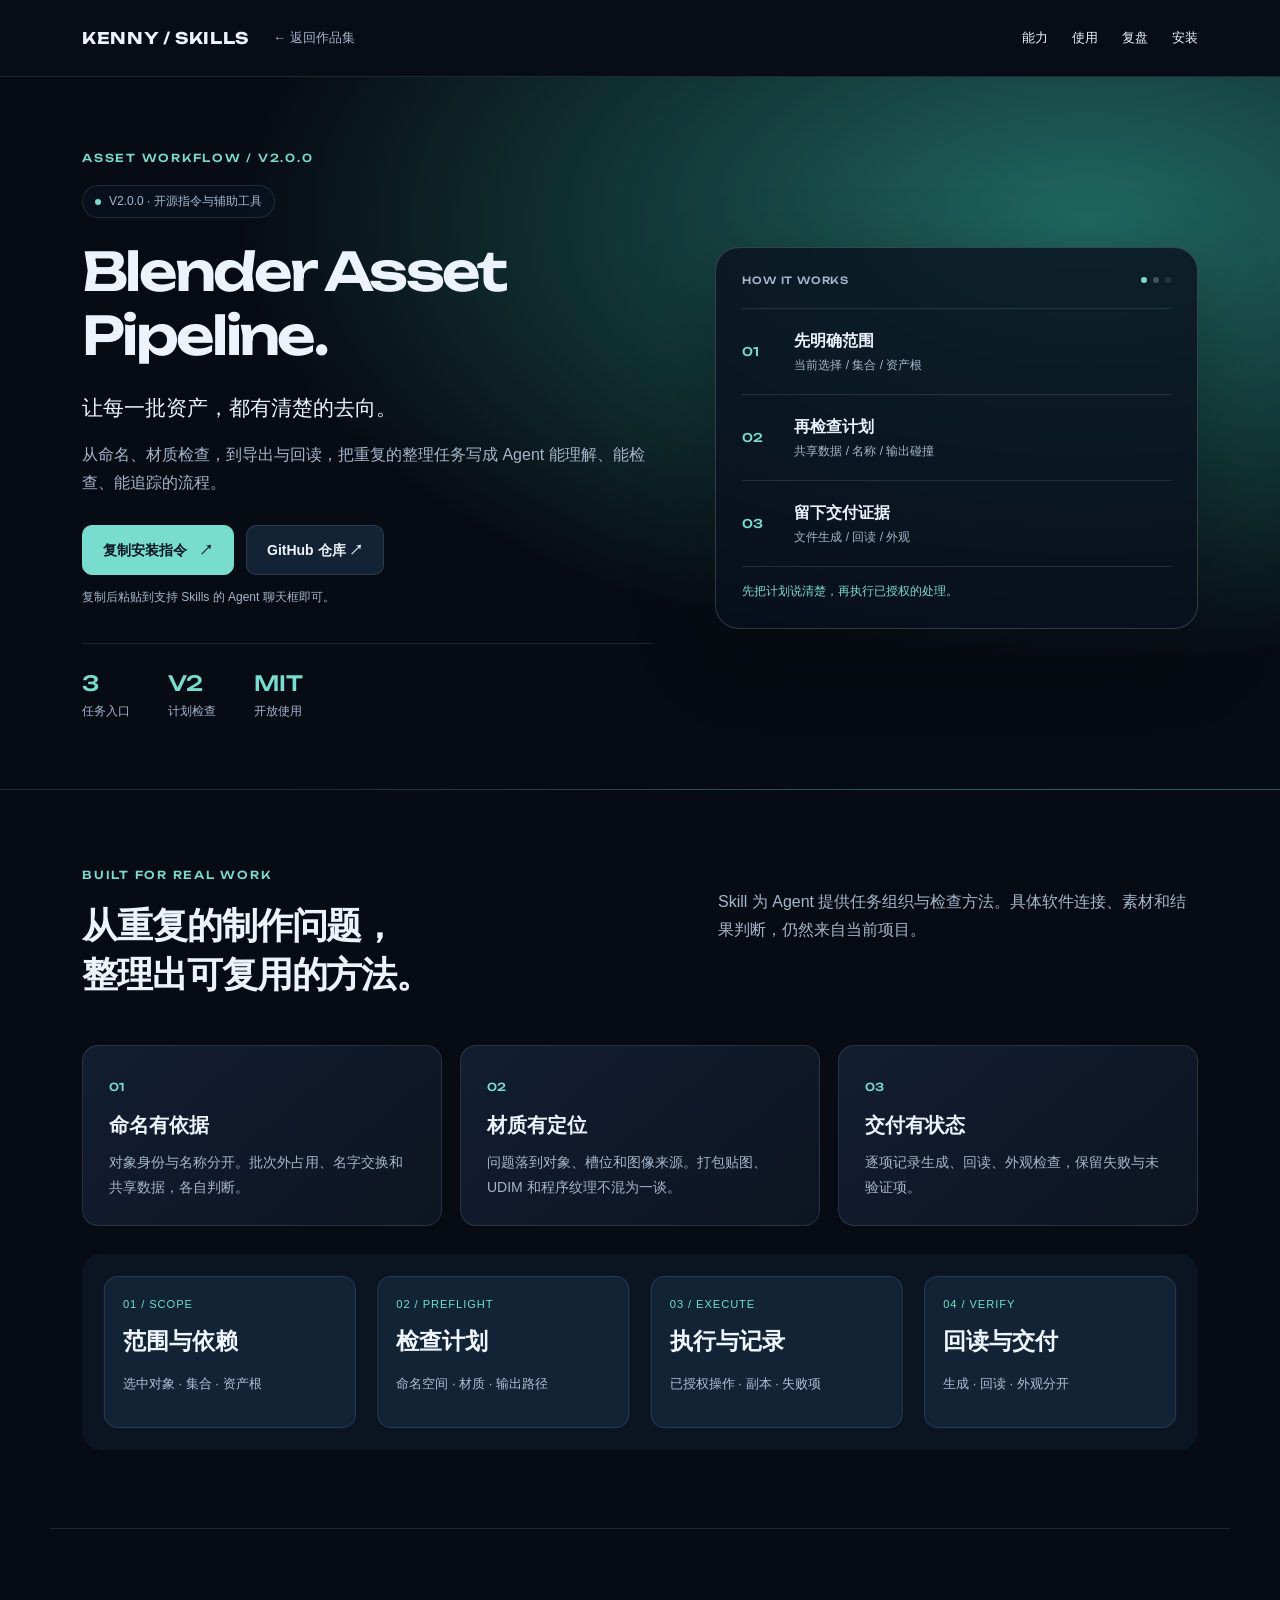
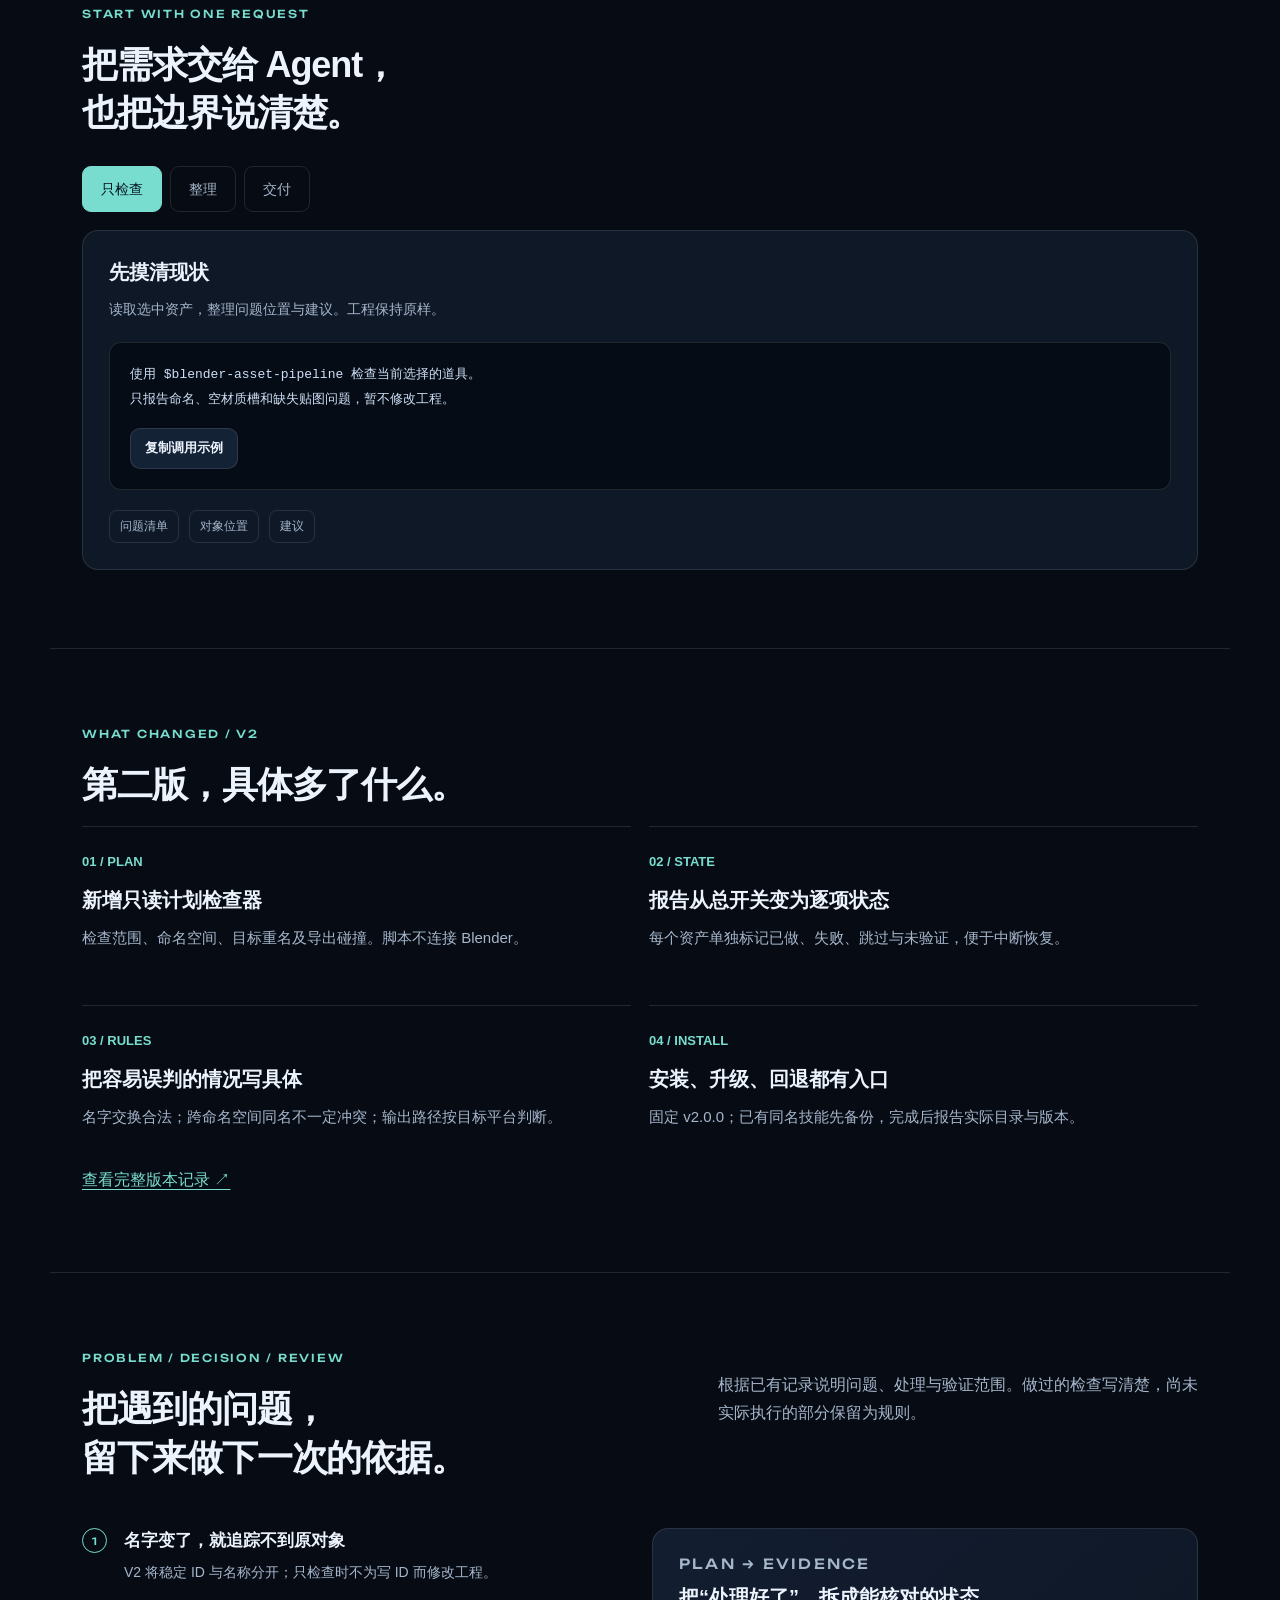
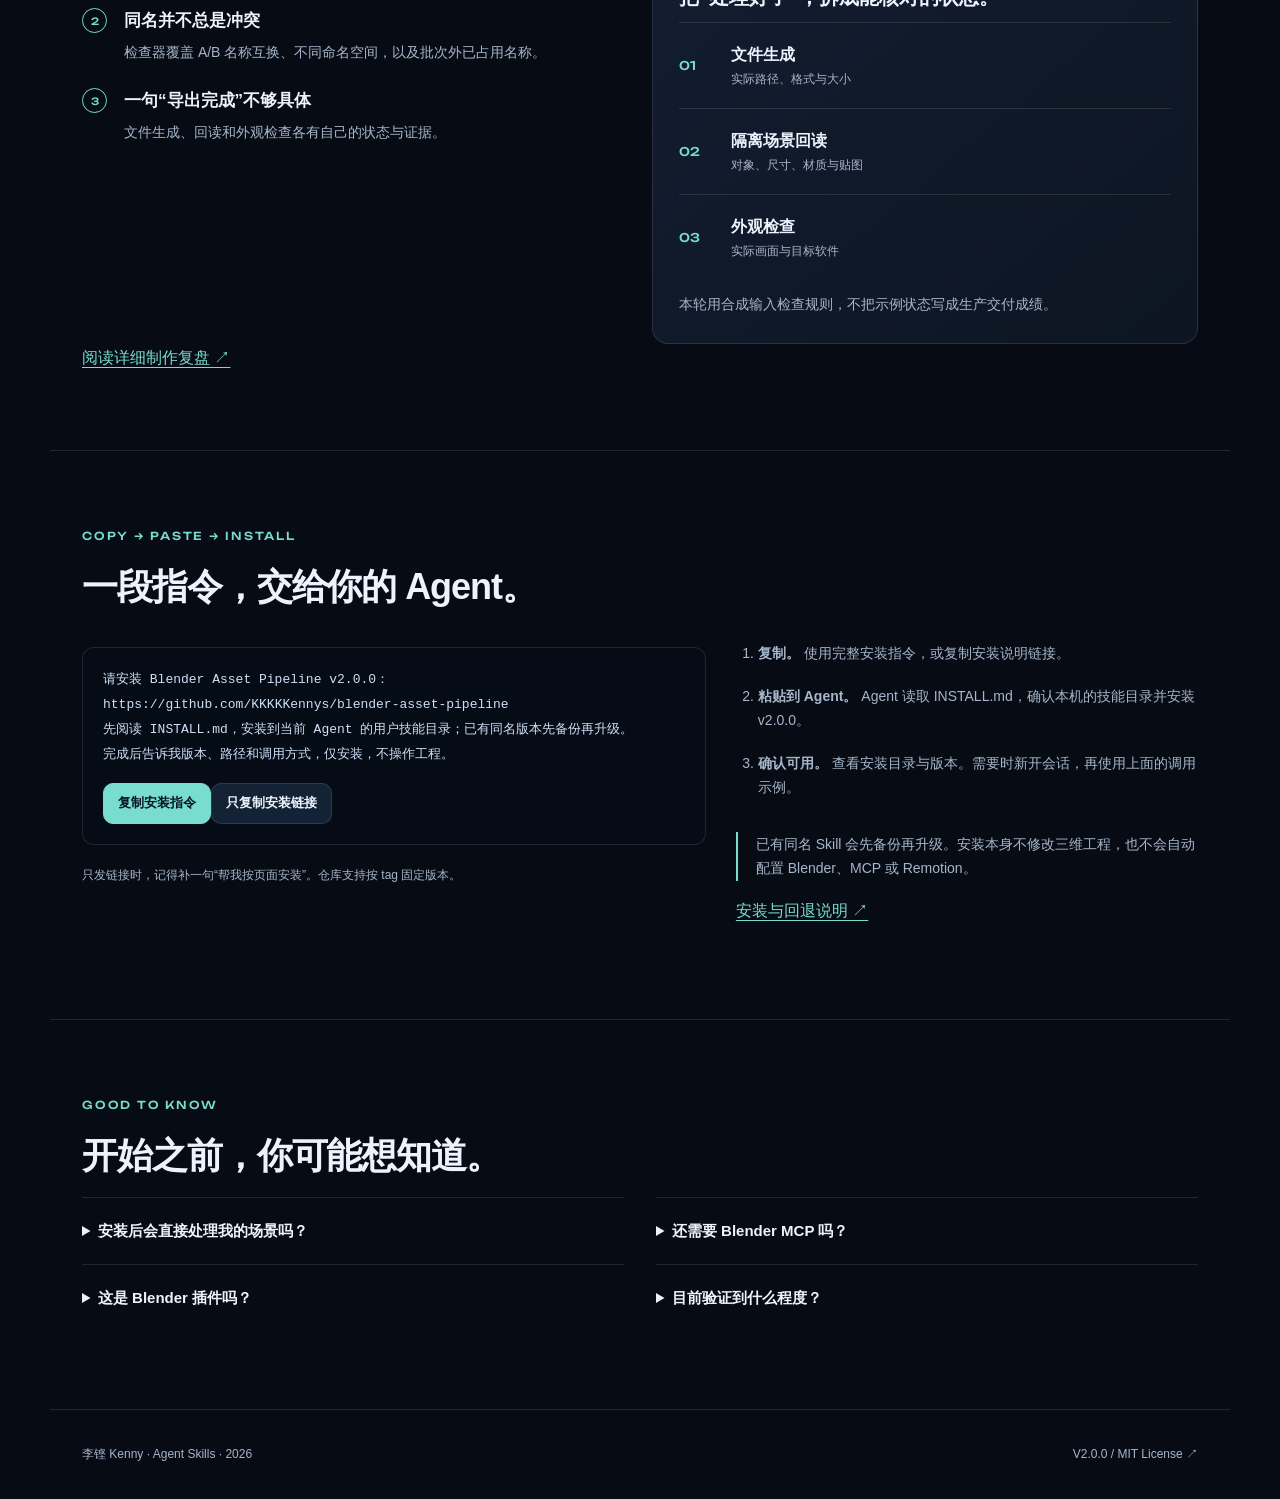
<file: skills/blender-asset-pipeline.html>
<!-- Copyright (c) 2026 Kenny / 李铿. SPDX-License-Identifier: MIT. -->
<!doctype html>
<html lang="zh-CN"><head><meta charset="utf-8"><meta name="viewport" content="width=device-width,initial-scale=1"><meta name="description" content="从命名、材质检查，到导出与回读，把重复的整理任务写成 Agent 能理解、能检查、能追踪的流程。"><title>Blender Asset Pipeline V2 · 李铿 Kenny</title><link rel="stylesheet" href="../assets/skill-pages.css?v=20261107-skills-v2"><script defer src="../assets/skill-pages.js?v=20261107-skills-v2"></script><meta name="author" content="Kenny / 李铿">
</head>
<body data-skill="blender-asset-pipeline">
<header class="docbar"><div class="wrap"><a class="brand" href="../index.html#skills">KENNY / SKILLS</a><a class="back" href="../index.html#skills">← 返回作品集</a><nav aria-label="内容导航"><a href="#overview">能力</a><a href="#usage">使用</a><a href="#lessons">复盘</a><a href="#install">安装</a></nav></div></header>
<main>
<section class="hero"><div class="wrap"><div><p class="eyebrow">ASSET WORKFLOW / V2.0.0</p><span class="status-badge">V2.0.0 · 开源指令与辅助工具</span><h1><span>Blender Asset</span><span>Pipeline.</span></h1><p class="hero-lead">让每一批资产，都有清楚的去向。</p><p class="desc">从命名、材质检查，到导出与回读，把重复的整理任务写成 Agent 能理解、能检查、能追踪的流程。</p><div class="actions"><button type="button" class="btn primary" data-install-copy="blender-asset-pipeline">复制安装指令 <span aria-hidden="true">↗</span></button><a class="btn" href="https://github.com/KKKKKennys/blender-asset-pipeline" target="_blank" rel="noopener noreferrer">GitHub 仓库 ↗</a></div><p class="mini">复制后粘贴到支持 Skills 的 Agent 聊天框即可。</p><div class="stats"><div><b>3</b><span>任务入口</span></div><div><b>V2</b><span>计划检查</span></div><div><b>MIT</b><span>开放使用</span></div></div></div><div class="specimen"><div class="specimen-head"><span>HOW IT WORKS</span><i aria-hidden="true"></i></div><div class="step-visual"><b>01</b><div><strong>先明确范围</strong><small>当前选择 / 集合 / 资产根</small></div></div><div class="step-visual"><b>02</b><div><strong>再检查计划</strong><small>共享数据 / 名称 / 输出碰撞</small></div></div><div class="step-visual"><b>03</b><div><strong>留下交付证据</strong><small>文件生成 / 回读 / 外观</small></div></div><div class="specimen-foot">先把计划说清楚，再执行已授权的处理。</div></div></div></section>
<section class="chapter wrap" id="overview"><div class="chapter-top"><div><p class="eyebrow">BUILT FOR REAL WORK</p><h2>从重复的制作问题，<br>整理出可复用的方法。</h2></div><p class="desc">Skill 为 Agent 提供任务组织与检查方法。具体软件连接、素材和结果判断，仍然来自当前项目。</p></div><div class="cards3"><article class="panel"><span class="index">01</span><h3>命名有依据</h3><p>对象身份与名称分开。批次外占用、名字交换和共享数据，各自判断。</p></article><article class="panel"><span class="index">02</span><h3>材质有定位</h3><p>问题落到对象、槽位和图像来源。打包贴图、UDIM 和程序纹理不混为一谈。</p></article><article class="panel"><span class="index">03</span><h3>交付有状态</h3><p>逐项记录生成、回读、外观检查，保留失败与未验证项。</p></article></div><div class="workflow-scroll"><img class="workflow-visual" src="../assets/skills-v2/blender-asset-pipeline-workflow.svg" width="1200" height="210" loading="lazy" alt="四阶段工作流程"></div></section>
<section class="chapter wrap" id="usage"><p class="eyebrow">START WITH ONE REQUEST</p><h2>把需求交给 Agent，<br>也把边界说清楚。</h2><div class="tabs" role="tablist" aria-label="调用方式"><button type="button" class="tab" role="tab" id="tab-0" aria-controls="example-0" aria-selected="true" tabindex="0">只检查</button><button type="button" class="tab" role="tab" id="tab-1" aria-controls="example-1" aria-selected="false" tabindex="-1">整理</button><button type="button" class="tab" role="tab" id="tab-2" aria-controls="example-2" aria-selected="false" tabindex="-1">交付</button></div><div class="example" id="example-0" role="tabpanel" aria-labelledby="tab-0" ><h3>先摸清现状</h3><p>读取选中资产，整理问题位置与建议。工程保持原样。</p><div class="codebox"><pre id="prompt-0">使用 $blender-asset-pipeline 检查当前选择的道具。
只报告命名、空材质槽和缺失贴图问题，暂不修改工程。</pre><button type="button" class="btn" data-copy-target="prompt-0">复制调用示例</button></div><div class="eyeline"><span>问题清单</span><span>对象位置</span><span>建议</span></div></div><div class="example" id="example-1" role="tabpanel" aria-labelledby="tab-1" hidden><h3>按明确规则处理</h3><p>沿用项目命名规范，先检查计划，再在副本中处理。</p><div class="codebox"><pre id="prompt-1">使用 $blender-asset-pipeline 整理 Props 集合。
在副本中按我提供的命名表改名，保留共享网格与材质，输出改名前后对照。</pre><button type="button" class="btn" data-copy-target="prompt-1">复制调用示例</button></div><div class="eyeline"><span>改名映射</span><span>跳过项</span><span>执行状态</span></div></div><div class="example" id="example-2" role="tabpanel" aria-labelledby="tab-2" hidden><h3>文件之外，再做一次核对</h3><p>只导出需要的格式；目标文件、回读与视觉检查分别记录。</p><div class="codebox"><pre id="prompt-2">使用 $blender-asset-pipeline 将选中资产逐项导出 GLB。
保留层级，不覆盖同名文件；在隔离场景回读，列出尺寸、材质、贴图和未验证项。</pre><button type="button" class="btn" data-copy-target="prompt-2">复制调用示例</button></div><div class="eyeline"><span>导出清单</span><span>回读结果</span><span>未验证项</span></div></div></section>
<section class="chapter wrap" id="v2"><p class="eyebrow">WHAT CHANGED / V2</p><h2>第二版，具体多了什么。</h2><div class="changes"><article class="change-item"><b>01 / PLAN</b><h3>新增只读计划检查器</h3><p class="muted">检查范围、命名空间、目标重名及导出碰撞。脚本不连接 Blender。</p></article><article class="change-item"><b>02 / STATE</b><h3>报告从总开关变为逐项状态</h3><p class="muted">每个资产单独标记已做、失败、跳过与未验证，便于中断恢复。</p></article><article class="change-item"><b>03 / RULES</b><h3>把容易误判的情况写具体</h3><p class="muted">名字交换合法；跨命名空间同名不一定冲突；输出路径按目标平台判断。</p></article><article class="change-item"><b>04 / INSTALL</b><h3>安装、升级、回退都有入口</h3><p class="muted">固定 v2.0.0；已有同名技能先备份，完成后报告实际目录与版本。</p></article></div><a class="text-link" href="https://github.com/KKKKKennys/blender-asset-pipeline/blob/main/CHANGELOG.md" target="_blank" rel="noopener noreferrer">查看完整版本记录 ↗</a></section>

<section class="chapter wrap" id="lessons"><div class="chapter-top"><div><p class="eyebrow">PROBLEM / DECISION / REVIEW</p><h2>把遇到的问题，<br>留下来做下一次的依据。</h2></div><p class="desc">根据已有记录说明问题、处理与验证范围。做过的检查写清楚，尚未实际执行的部分保留为规则。</p></div><div class="case-grid"><ol class="timeline"><li><span class="dot">1</span><div><h3>名字变了，就追踪不到原对象</h3><p>V2 将稳定 ID 与名称分开；只检查时不为写 ID 而修改工程。</p></div></li><li><span class="dot">2</span><div><h3>同名并不总是冲突</h3><p>检查器覆盖 A/B 名称互换、不同命名空间，以及批次外已占用名称。</p></div></li><li><span class="dot">3</span><div><h3>一句“导出完成”不够具体</h3><p>文件生成、回读和外观检查各有自己的状态与证据。</p></div></li></ol><div class="panel"><p class="eyebrow">PLAN → EVIDENCE</p><h3>把“处理好了”，拆成能核对的状态。</h3><div class="step-visual"><b>01</b><div><strong>文件生成</strong><small>实际路径、格式与大小</small></div></div><div class="step-visual"><b>02</b><div><strong>隔离场景回读</strong><small>对象、尺寸、材质与贴图</small></div></div><div class="step-visual"><b>03</b><div><strong>外观检查</strong><small>实际画面与目标软件</small></div></div><p class="case-caption">本轮用合成输入检查规则，不把示例状态写成生产交付成绩。</p></div></div><a class="text-link" href="https://github.com/KKKKKennys/blender-asset-pipeline/blob/main/docs/design-notes.md" target="_blank" rel="noopener noreferrer">阅读详细制作复盘 ↗</a></section>
<section class="chapter wrap" id="install"><p class="eyebrow">COPY → PASTE → INSTALL</p><h2>一段指令，交给你的 Agent。</h2><div class="install-layout"><div><div class="codebox"><pre id="installation-prompt">请安装 Blender Asset Pipeline v2.0.0：
https://github.com/KKKKKennys/blender-asset-pipeline
先阅读 INSTALL.md，安装到当前 Agent 的用户技能目录；已有同名版本先备份再升级。
完成后告诉我版本、路径和调用方式，仅安装，不操作工程。</pre><button type="button" class="btn primary" data-install-copy="blender-asset-pipeline">复制安装指令</button><button type="button" class="btn" data-install-link="blender-asset-pipeline">只复制安装链接</button></div><p class="mini">只发链接时，记得补一句“帮我按页面安装”。仓库支持按 tag 固定版本。</p></div><div><ol><li><b>复制。</b> 使用完整安装指令，或复制安装说明链接。</li><li><b>粘贴到 Agent。</b> Agent 读取 INSTALL.md，确认本机的技能目录并安装 v2.0.0。</li><li><b>确认可用。</b> 查看安装目录与版本。需要时新开会话，再使用上面的调用示例。</li></ol><p class="notice">已有同名 Skill 会先备份再升级。安装本身不修改三维工程，也不会自动配置 Blender、MCP 或 Remotion。</p><p><a class="text-link" href="https://github.com/KKKKKennys/blender-asset-pipeline/blob/main/INSTALL.md" target="_blank" rel="noopener noreferrer">安装与回退说明 ↗</a></p></div></div></section>
<section class="chapter wrap" id="faq"><p class="eyebrow">GOOD TO KNOW</p><h2>开始之前，你可能想知道。</h2><div class="faq"><details><summary>安装后会直接处理我的场景吗？</summary><p>不会。安装只把规则和工具放到技能目录。实际执行仍依据你给出的范围与任务。</p></details><details><summary>还需要 Blender MCP 吗？</summary><p>可以使用可用的 Blender MCP，也可使用指定的 Blender Python 环境。计划检查器仅需 Python 3.8+。</p></details><details><summary>这是 Blender 插件吗？</summary><p>这是供 Agent 使用的指令型 Skill，加上只读计划检查工具。它没有 Blender 插件界面或通用批处理执行器。</p></details><details><summary>目前验证到什么程度？</summary><p>V2 的检查脚本和合成用例已运行。没有宣称已完成生产资产批处理、视觉验收或效率基准。</p></details></div></section>
</main><footer><div class="wrap"><span>李铿 Kenny · Agent Skills · 2026</span><span>V2.0.0 / <a href="https://github.com/KKKKKennys/blender-asset-pipeline/blob/main/LICENSE" target="_blank" rel="noopener noreferrer">MIT License ↗</a></span></div></footer></body></html>
</file>
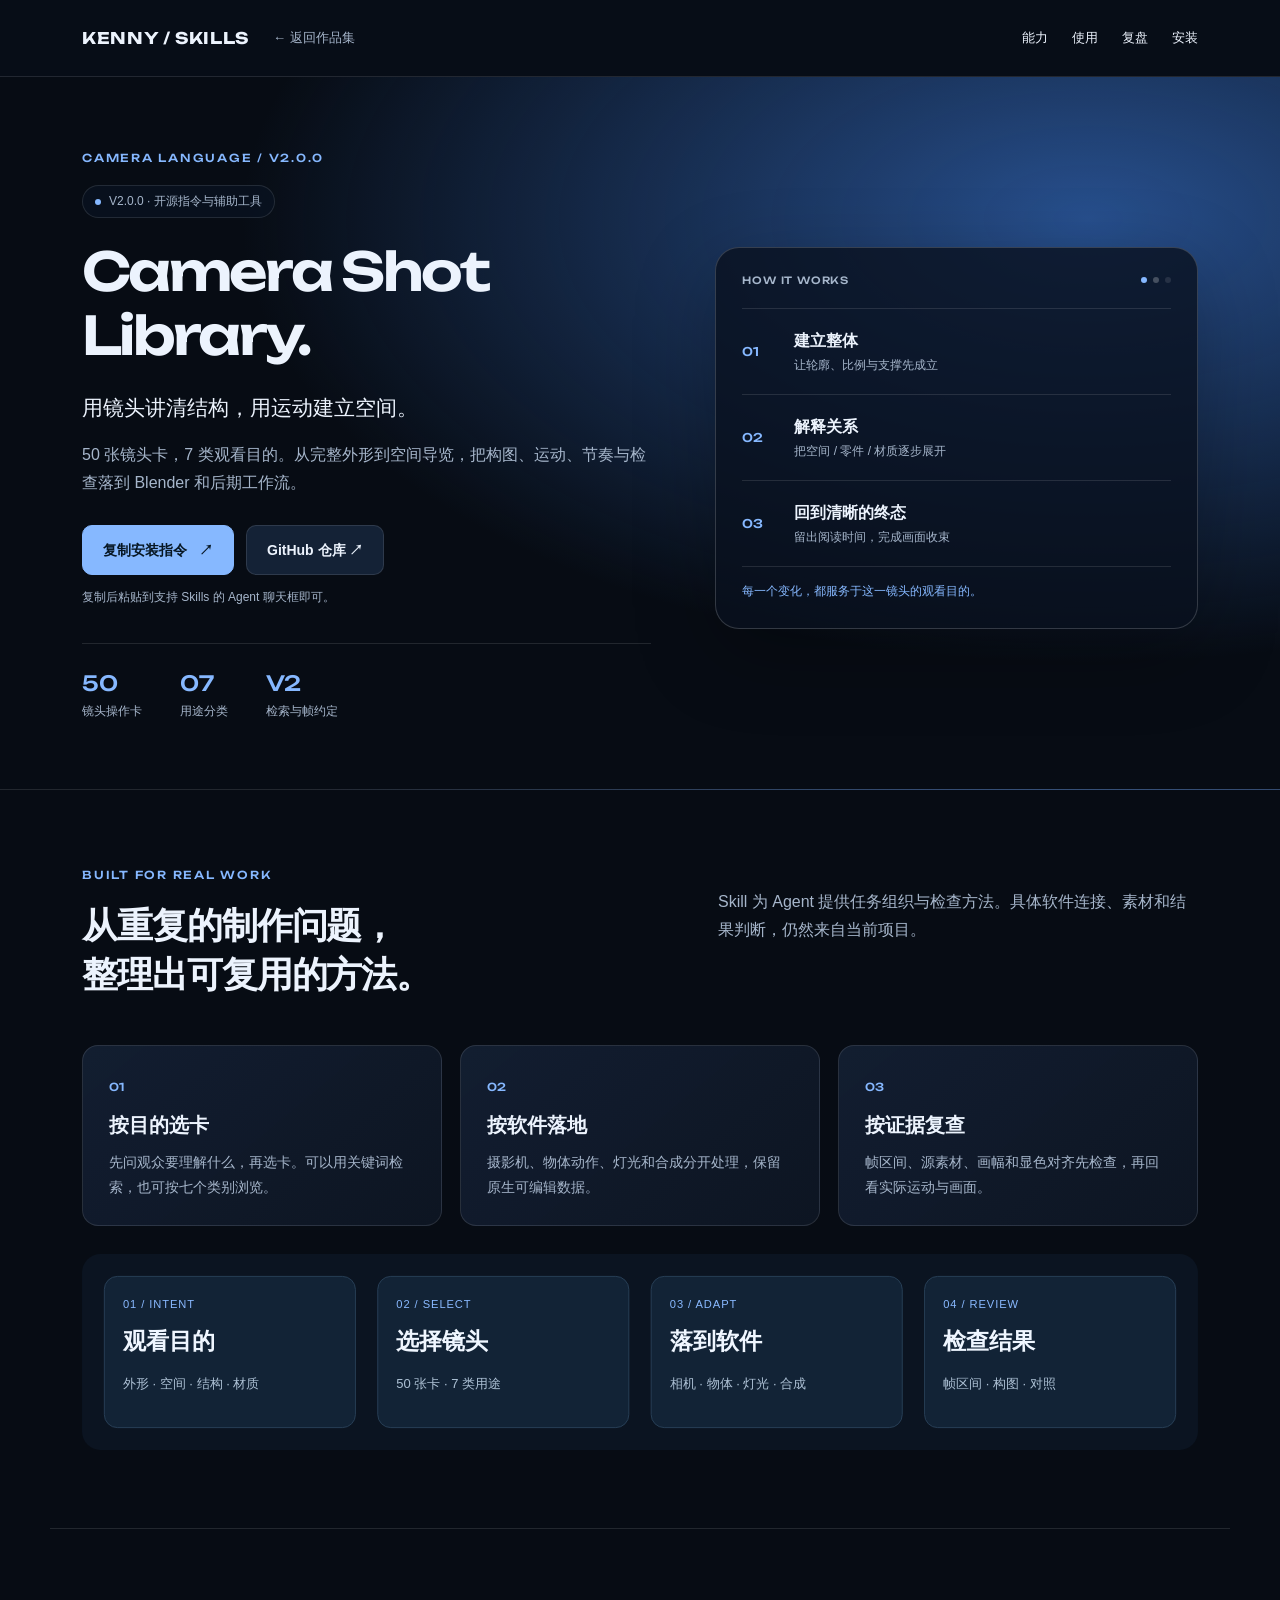
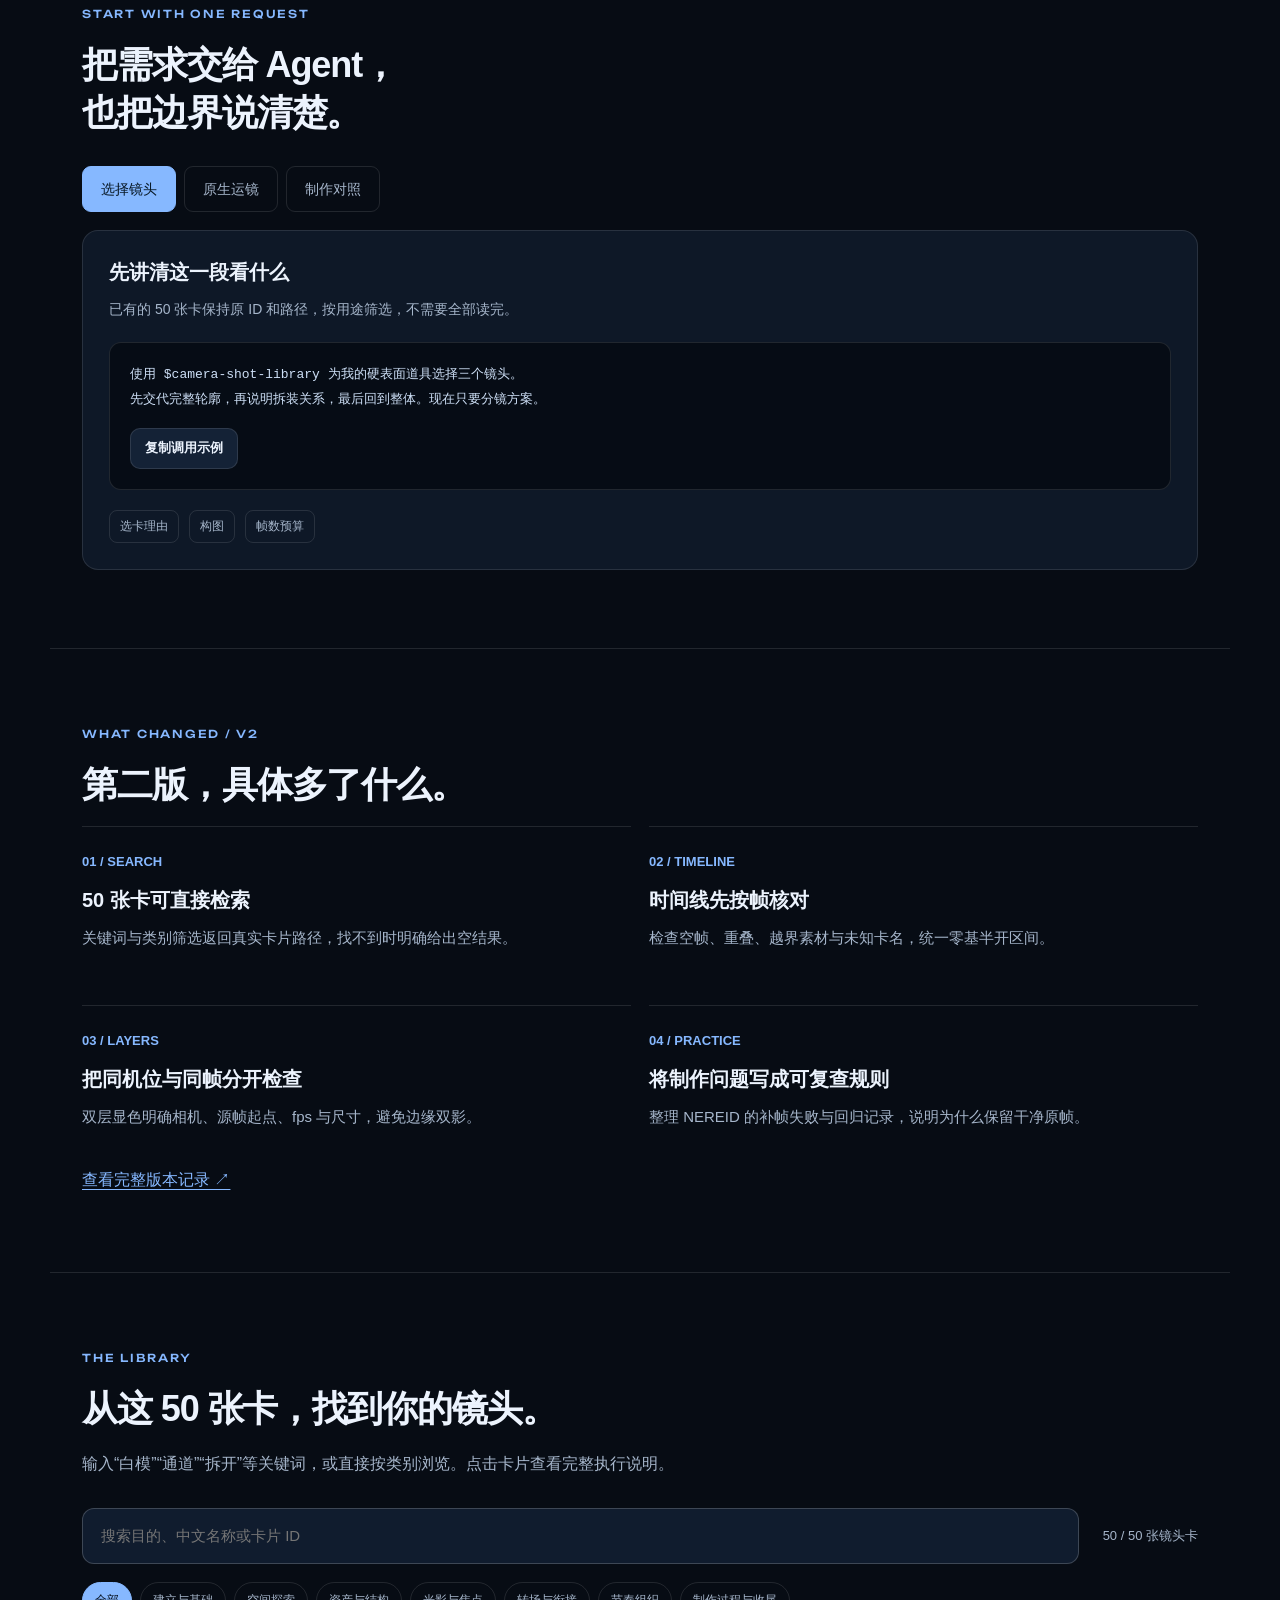
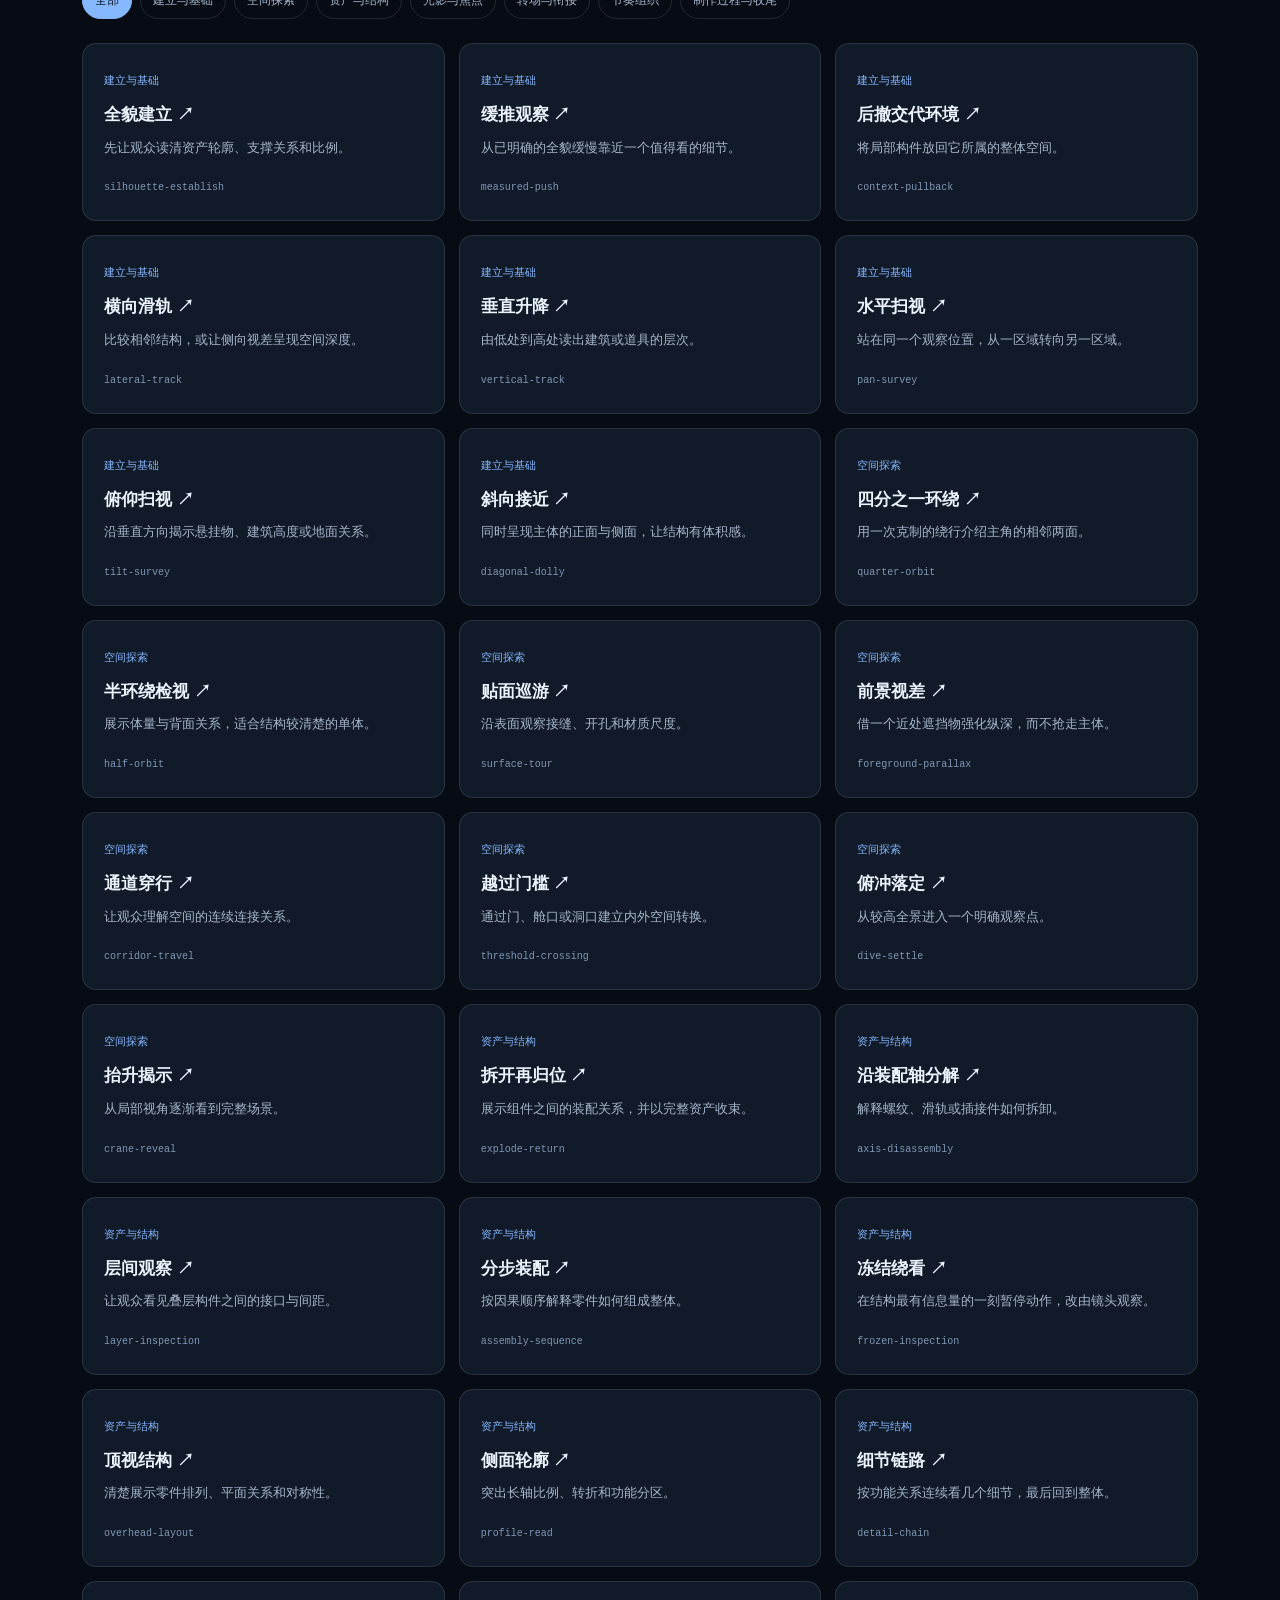
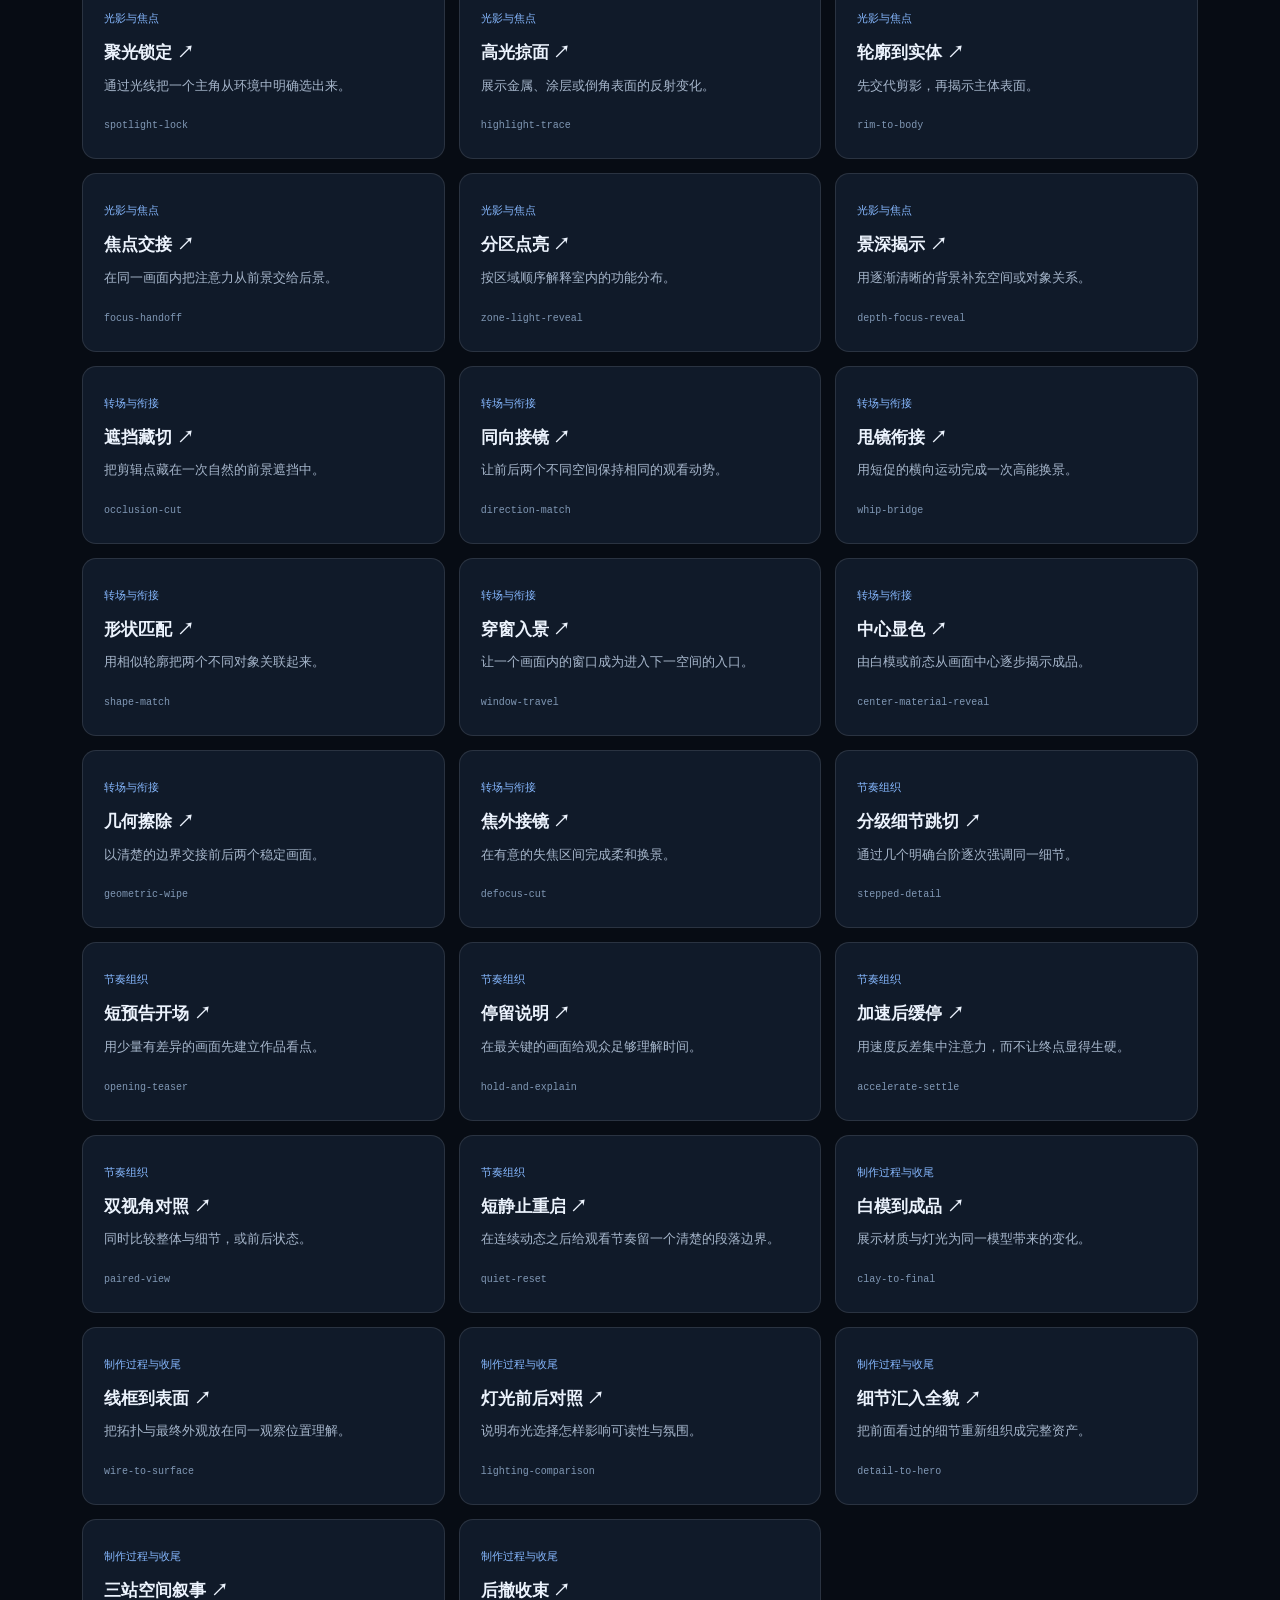
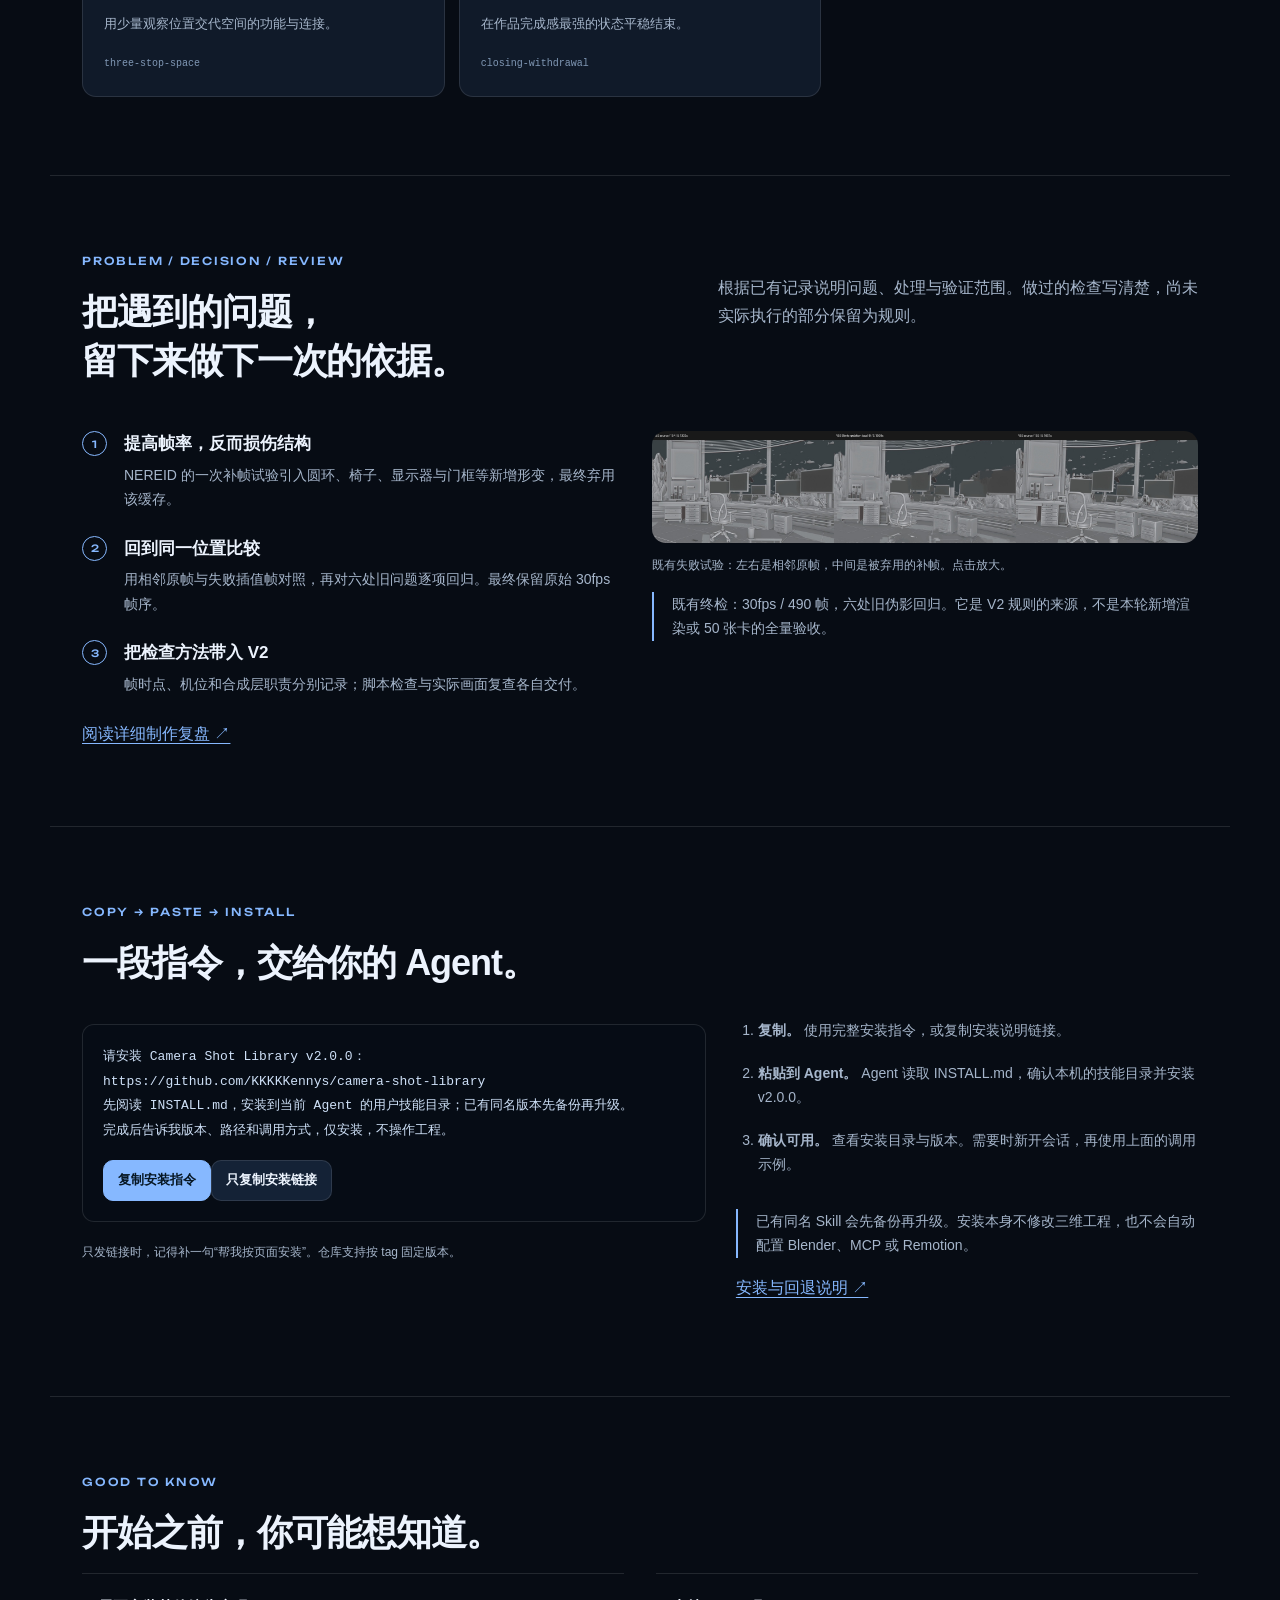
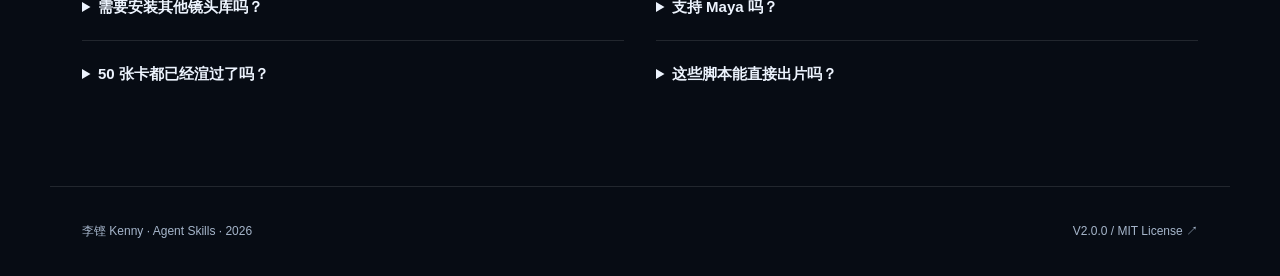
<file: skills/camera-shot-library.html>
<!-- Copyright (c) 2026 Kenny / 李铿. SPDX-License-Identifier: MIT. -->
<!doctype html>
<html lang="zh-CN"><head><meta charset="utf-8"><meta name="viewport" content="width=device-width,initial-scale=1"><meta name="description" content="50 张镜头卡，7 类观看目的。从完整外形到空间导览，把构图、运动、节奏与检查落到 Blender 和后期工作流。"><title>Camera Shot Library V2 · 李铿 Kenny</title><link rel="stylesheet" href="../assets/skill-pages.css?v=20261107-skills-v2"><script defer src="../assets/skill-pages.js?v=20261107-skills-v2"></script><meta name="author" content="Kenny / 李铿">
</head>
<body data-skill="camera-shot-library">
<header class="docbar"><div class="wrap"><a class="brand" href="../index.html#skills">KENNY / SKILLS</a><a class="back" href="../index.html#skills">← 返回作品集</a><nav aria-label="内容导航"><a href="#overview">能力</a><a href="#usage">使用</a><a href="#lessons">复盘</a><a href="#install">安装</a></nav></div></header>
<main>
<section class="hero"><div class="wrap"><div><p class="eyebrow">CAMERA LANGUAGE / V2.0.0</p><span class="status-badge">V2.0.0 · 开源指令与辅助工具</span><h1><span>Camera Shot</span><span>Library.</span></h1><p class="hero-lead">用镜头讲清结构，用运动建立空间。</p><p class="desc">50 张镜头卡，7 类观看目的。从完整外形到空间导览，把构图、运动、节奏与检查落到 Blender 和后期工作流。</p><div class="actions"><button type="button" class="btn primary" data-install-copy="camera-shot-library">复制安装指令 <span aria-hidden="true">↗</span></button><a class="btn" href="https://github.com/KKKKKennys/camera-shot-library" target="_blank" rel="noopener noreferrer">GitHub 仓库 ↗</a></div><p class="mini">复制后粘贴到支持 Skills 的 Agent 聊天框即可。</p><div class="stats"><div><b>50</b><span>镜头操作卡</span></div><div><b>07</b><span>用途分类</span></div><div><b>V2</b><span>检索与帧约定</span></div></div></div><div class="specimen"><div class="specimen-head"><span>HOW IT WORKS</span><i aria-hidden="true"></i></div><div class="step-visual"><b>01</b><div><strong>建立整体</strong><small>让轮廓、比例与支撑先成立</small></div></div><div class="step-visual"><b>02</b><div><strong>解释关系</strong><small>把空间 / 零件 / 材质逐步展开</small></div></div><div class="step-visual"><b>03</b><div><strong>回到清晰的终态</strong><small>留出阅读时间，完成画面收束</small></div></div><div class="specimen-foot">每一个变化，都服务于这一镜头的观看目的。</div></div></div></section>
<section class="chapter wrap" id="overview"><div class="chapter-top"><div><p class="eyebrow">BUILT FOR REAL WORK</p><h2>从重复的制作问题，<br>整理出可复用的方法。</h2></div><p class="desc">Skill 为 Agent 提供任务组织与检查方法。具体软件连接、素材和结果判断，仍然来自当前项目。</p></div><div class="cards3"><article class="panel"><span class="index">01</span><h3>按目的选卡</h3><p>先问观众要理解什么，再选卡。可以用关键词检索，也可按七个类别浏览。</p></article><article class="panel"><span class="index">02</span><h3>按软件落地</h3><p>摄影机、物体动作、灯光和合成分开处理，保留原生可编辑数据。</p></article><article class="panel"><span class="index">03</span><h3>按证据复查</h3><p>帧区间、源素材、画幅和显色对齐先检查，再回看实际运动与画面。</p></article></div><div class="workflow-scroll"><img class="workflow-visual" src="../assets/skills-v2/camera-shot-library-workflow.svg" width="1200" height="210" loading="lazy" alt="四阶段工作流程"></div></section>
<section class="chapter wrap" id="usage"><p class="eyebrow">START WITH ONE REQUEST</p><h2>把需求交给 Agent，<br>也把边界说清楚。</h2><div class="tabs" role="tablist" aria-label="调用方式"><button type="button" class="tab" role="tab" id="tab-0" aria-controls="example-0" aria-selected="true" tabindex="0">选择镜头</button><button type="button" class="tab" role="tab" id="tab-1" aria-controls="example-1" aria-selected="false" tabindex="-1">原生运镜</button><button type="button" class="tab" role="tab" id="tab-2" aria-controls="example-2" aria-selected="false" tabindex="-1">制作对照</button></div><div class="example" id="example-0" role="tabpanel" aria-labelledby="tab-0" ><h3>先讲清这一段看什么</h3><p>已有的 50 张卡保持原 ID 和路径，按用途筛选，不需要全部读完。</p><div class="codebox"><pre id="prompt-0">使用 $camera-shot-library 为我的硬表面道具选择三个镜头。
先交代完整轮廓，再说明拆装关系，最后回到整体。现在只要分镜方案。</pre><button type="button" class="btn" data-copy-target="prompt-0">复制调用示例</button></div><div class="eyeline"><span>选卡理由</span><span>构图</span><span>帧数预算</span></div></div><div class="example" id="example-1" role="tabpanel" aria-labelledby="tab-1" hidden><h3>让相机留在三维软件里</h3><p>保留用户已有机位、音乐和修改范围，轨迹与观察目标分别控制。</p><div class="codebox"><pre id="prompt-1">使用 $camera-shot-library 调整 Blender 中的通道镜头。
沿用原音乐与帧率，保留可编辑相机和目标，检查中途遮挡与朝向突跳。</pre><button type="button" class="btn" data-copy-target="prompt-1">复制调用示例</button></div><div class="eyeline"><span>可编辑相机</span><span>轨迹与目标</span><span>区间检查</span></div></div><div class="example" id="example-2" role="tabpanel" aria-labelledby="tab-2" hidden><h3>白模与成品，用同一时间基准</h3><p>中心显色放在合成层，先检查两层的真实帧号与机位是否对齐。</p><div class="codebox"><pre id="prompt-2">使用 $camera-shot-library 做白模到成品的中心显色。
保持两层同帧、同机位、同尺寸；保留原运动和音轨，只调整遮罩及羽化。</pre><button type="button" class="btn" data-copy-target="prompt-2">复制调用示例</button></div><div class="eyeline"><span>源帧约定</span><span>显色窗口</span><span>边缘对照</span></div></div></section>
<section class="chapter wrap" id="v2"><p class="eyebrow">WHAT CHANGED / V2</p><h2>第二版，具体多了什么。</h2><div class="changes"><article class="change-item"><b>01 / SEARCH</b><h3>50 张卡可直接检索</h3><p class="muted">关键词与类别筛选返回真实卡片路径，找不到时明确给出空结果。</p></article><article class="change-item"><b>02 / TIMELINE</b><h3>时间线先按帧核对</h3><p class="muted">检查空帧、重叠、越界素材与未知卡名，统一零基半开区间。</p></article><article class="change-item"><b>03 / LAYERS</b><h3>把同机位与同帧分开检查</h3><p class="muted">双层显色明确相机、源帧起点、fps 与尺寸，避免边缘双影。</p></article><article class="change-item"><b>04 / PRACTICE</b><h3>将制作问题写成可复查规则</h3><p class="muted">整理 NEREID 的补帧失败与回归记录，说明为什么保留干净原帧。</p></article></div><a class="text-link" href="https://github.com/KKKKKennys/camera-shot-library/blob/main/CHANGELOG.md" target="_blank" rel="noopener noreferrer">查看完整版本记录 ↗</a></section>
<section class="chapter wrap" id="library"><p class="eyebrow">THE LIBRARY</p><h2>从这 50 张卡，找到你的镜头。</h2><p class="desc">输入“白模”“通道”“拆开”等关键词，或直接按类别浏览。点击卡片查看完整执行说明。</p><div class="searchbar"><input id="shot-search" type="search" placeholder="搜索目的、中文名称或卡片 ID" aria-label="搜索镜头卡"><output id="shot-count" aria-live="polite">50 / 50 张镜头卡</output></div><div class="filters" aria-label="镜头卡类别"><button type="button" data-category="all" aria-pressed="true">全部</button><button type="button" data-category="foundation" aria-pressed="false">建立与基础</button><button type="button" data-category="space" aria-pressed="false">空间探索</button><button type="button" data-category="structure" aria-pressed="false">资产与结构</button><button type="button" data-category="light-focus" aria-pressed="false">光影与焦点</button><button type="button" data-category="transition" aria-pressed="false">转场与衔接</button><button type="button" data-category="rhythm" aria-pressed="false">节奏组织</button><button type="button" data-category="presentation" aria-pressed="false">制作过程与收尾</button></div><div class="library-grid" id="shot-grid"><a class="shot-card" href="https://github.com/KKKKKennys/camera-shot-library/blob/v2.0.0/cards/foundation/silhouette-establish.md" target="_blank" rel="noopener noreferrer"><small>建立与基础</small><h3>全貌建立 ↗</h3><p>先让观众读清资产轮廓、支撑关系和比例。</p><code>silhouette-establish</code></a><a class="shot-card" href="https://github.com/KKKKKennys/camera-shot-library/blob/v2.0.0/cards/foundation/measured-push.md" target="_blank" rel="noopener noreferrer"><small>建立与基础</small><h3>缓推观察 ↗</h3><p>从已明确的全貌缓慢靠近一个值得看的细节。</p><code>measured-push</code></a><a class="shot-card" href="https://github.com/KKKKKennys/camera-shot-library/blob/v2.0.0/cards/foundation/context-pullback.md" target="_blank" rel="noopener noreferrer"><small>建立与基础</small><h3>后撤交代环境 ↗</h3><p>将局部构件放回它所属的整体空间。</p><code>context-pullback</code></a><a class="shot-card" href="https://github.com/KKKKKennys/camera-shot-library/blob/v2.0.0/cards/foundation/lateral-track.md" target="_blank" rel="noopener noreferrer"><small>建立与基础</small><h3>横向滑轨 ↗</h3><p>比较相邻结构，或让侧向视差呈现空间深度。</p><code>lateral-track</code></a><a class="shot-card" href="https://github.com/KKKKKennys/camera-shot-library/blob/v2.0.0/cards/foundation/vertical-track.md" target="_blank" rel="noopener noreferrer"><small>建立与基础</small><h3>垂直升降 ↗</h3><p>由低处到高处读出建筑或道具的层次。</p><code>vertical-track</code></a><a class="shot-card" href="https://github.com/KKKKKennys/camera-shot-library/blob/v2.0.0/cards/foundation/pan-survey.md" target="_blank" rel="noopener noreferrer"><small>建立与基础</small><h3>水平扫视 ↗</h3><p>站在同一个观察位置，从一区域转向另一区域。</p><code>pan-survey</code></a><a class="shot-card" href="https://github.com/KKKKKennys/camera-shot-library/blob/v2.0.0/cards/foundation/tilt-survey.md" target="_blank" rel="noopener noreferrer"><small>建立与基础</small><h3>俯仰扫视 ↗</h3><p>沿垂直方向揭示悬挂物、建筑高度或地面关系。</p><code>tilt-survey</code></a><a class="shot-card" href="https://github.com/KKKKKennys/camera-shot-library/blob/v2.0.0/cards/foundation/diagonal-dolly.md" target="_blank" rel="noopener noreferrer"><small>建立与基础</small><h3>斜向接近 ↗</h3><p>同时呈现主体的正面与侧面，让结构有体积感。</p><code>diagonal-dolly</code></a><a class="shot-card" href="https://github.com/KKKKKennys/camera-shot-library/blob/v2.0.0/cards/space/quarter-orbit.md" target="_blank" rel="noopener noreferrer"><small>空间探索</small><h3>四分之一环绕 ↗</h3><p>用一次克制的绕行介绍主角的相邻两面。</p><code>quarter-orbit</code></a><a class="shot-card" href="https://github.com/KKKKKennys/camera-shot-library/blob/v2.0.0/cards/space/half-orbit.md" target="_blank" rel="noopener noreferrer"><small>空间探索</small><h3>半环绕检视 ↗</h3><p>展示体量与背面关系，适合结构较清楚的单体。</p><code>half-orbit</code></a><a class="shot-card" href="https://github.com/KKKKKennys/camera-shot-library/blob/v2.0.0/cards/space/surface-tour.md" target="_blank" rel="noopener noreferrer"><small>空间探索</small><h3>贴面巡游 ↗</h3><p>沿表面观察接缝、开孔和材质尺度。</p><code>surface-tour</code></a><a class="shot-card" href="https://github.com/KKKKKennys/camera-shot-library/blob/v2.0.0/cards/space/foreground-parallax.md" target="_blank" rel="noopener noreferrer"><small>空间探索</small><h3>前景视差 ↗</h3><p>借一个近处遮挡物强化纵深，而不抢走主体。</p><code>foreground-parallax</code></a><a class="shot-card" href="https://github.com/KKKKKennys/camera-shot-library/blob/v2.0.0/cards/space/corridor-travel.md" target="_blank" rel="noopener noreferrer"><small>空间探索</small><h3>通道穿行 ↗</h3><p>让观众理解空间的连续连接关系。</p><code>corridor-travel</code></a><a class="shot-card" href="https://github.com/KKKKKennys/camera-shot-library/blob/v2.0.0/cards/space/threshold-crossing.md" target="_blank" rel="noopener noreferrer"><small>空间探索</small><h3>越过门槛 ↗</h3><p>通过门、舱口或洞口建立内外空间转换。</p><code>threshold-crossing</code></a><a class="shot-card" href="https://github.com/KKKKKennys/camera-shot-library/blob/v2.0.0/cards/space/dive-settle.md" target="_blank" rel="noopener noreferrer"><small>空间探索</small><h3>俯冲落定 ↗</h3><p>从较高全景进入一个明确观察点。</p><code>dive-settle</code></a><a class="shot-card" href="https://github.com/KKKKKennys/camera-shot-library/blob/v2.0.0/cards/space/crane-reveal.md" target="_blank" rel="noopener noreferrer"><small>空间探索</small><h3>抬升揭示 ↗</h3><p>从局部视角逐渐看到完整场景。</p><code>crane-reveal</code></a><a class="shot-card" href="https://github.com/KKKKKennys/camera-shot-library/blob/v2.0.0/cards/structure/explode-return.md" target="_blank" rel="noopener noreferrer"><small>资产与结构</small><h3>拆开再归位 ↗</h3><p>展示组件之间的装配关系，并以完整资产收束。</p><code>explode-return</code></a><a class="shot-card" href="https://github.com/KKKKKennys/camera-shot-library/blob/v2.0.0/cards/structure/axis-disassembly.md" target="_blank" rel="noopener noreferrer"><small>资产与结构</small><h3>沿装配轴分解 ↗</h3><p>解释螺纹、滑轨或插接件如何拆卸。</p><code>axis-disassembly</code></a><a class="shot-card" href="https://github.com/KKKKKennys/camera-shot-library/blob/v2.0.0/cards/structure/layer-inspection.md" target="_blank" rel="noopener noreferrer"><small>资产与结构</small><h3>层间观察 ↗</h3><p>让观众看见叠层构件之间的接口与间距。</p><code>layer-inspection</code></a><a class="shot-card" href="https://github.com/KKKKKennys/camera-shot-library/blob/v2.0.0/cards/structure/assembly-sequence.md" target="_blank" rel="noopener noreferrer"><small>资产与结构</small><h3>分步装配 ↗</h3><p>按因果顺序解释零件如何组成整体。</p><code>assembly-sequence</code></a><a class="shot-card" href="https://github.com/KKKKKennys/camera-shot-library/blob/v2.0.0/cards/structure/frozen-inspection.md" target="_blank" rel="noopener noreferrer"><small>资产与结构</small><h3>冻结绕看 ↗</h3><p>在结构最有信息量的一刻暂停动作，改由镜头观察。</p><code>frozen-inspection</code></a><a class="shot-card" href="https://github.com/KKKKKennys/camera-shot-library/blob/v2.0.0/cards/structure/overhead-layout.md" target="_blank" rel="noopener noreferrer"><small>资产与结构</small><h3>顶视结构 ↗</h3><p>清楚展示零件排列、平面关系和对称性。</p><code>overhead-layout</code></a><a class="shot-card" href="https://github.com/KKKKKennys/camera-shot-library/blob/v2.0.0/cards/structure/profile-read.md" target="_blank" rel="noopener noreferrer"><small>资产与结构</small><h3>侧面轮廓 ↗</h3><p>突出长轴比例、转折和功能分区。</p><code>profile-read</code></a><a class="shot-card" href="https://github.com/KKKKKennys/camera-shot-library/blob/v2.0.0/cards/structure/detail-chain.md" target="_blank" rel="noopener noreferrer"><small>资产与结构</small><h3>细节链路 ↗</h3><p>按功能关系连续看几个细节，最后回到整体。</p><code>detail-chain</code></a><a class="shot-card" href="https://github.com/KKKKKennys/camera-shot-library/blob/v2.0.0/cards/light-focus/spotlight-lock.md" target="_blank" rel="noopener noreferrer"><small>光影与焦点</small><h3>聚光锁定 ↗</h3><p>通过光线把一个主角从环境中明确选出来。</p><code>spotlight-lock</code></a><a class="shot-card" href="https://github.com/KKKKKennys/camera-shot-library/blob/v2.0.0/cards/light-focus/highlight-trace.md" target="_blank" rel="noopener noreferrer"><small>光影与焦点</small><h3>高光掠面 ↗</h3><p>展示金属、涂层或倒角表面的反射变化。</p><code>highlight-trace</code></a><a class="shot-card" href="https://github.com/KKKKKennys/camera-shot-library/blob/v2.0.0/cards/light-focus/rim-to-body.md" target="_blank" rel="noopener noreferrer"><small>光影与焦点</small><h3>轮廓到实体 ↗</h3><p>先交代剪影，再揭示主体表面。</p><code>rim-to-body</code></a><a class="shot-card" href="https://github.com/KKKKKennys/camera-shot-library/blob/v2.0.0/cards/light-focus/focus-handoff.md" target="_blank" rel="noopener noreferrer"><small>光影与焦点</small><h3>焦点交接 ↗</h3><p>在同一画面内把注意力从前景交给后景。</p><code>focus-handoff</code></a><a class="shot-card" href="https://github.com/KKKKKennys/camera-shot-library/blob/v2.0.0/cards/light-focus/zone-light-reveal.md" target="_blank" rel="noopener noreferrer"><small>光影与焦点</small><h3>分区点亮 ↗</h3><p>按区域顺序解释室内的功能分布。</p><code>zone-light-reveal</code></a><a class="shot-card" href="https://github.com/KKKKKennys/camera-shot-library/blob/v2.0.0/cards/light-focus/depth-focus-reveal.md" target="_blank" rel="noopener noreferrer"><small>光影与焦点</small><h3>景深揭示 ↗</h3><p>用逐渐清晰的背景补充空间或对象关系。</p><code>depth-focus-reveal</code></a><a class="shot-card" href="https://github.com/KKKKKennys/camera-shot-library/blob/v2.0.0/cards/transition/occlusion-cut.md" target="_blank" rel="noopener noreferrer"><small>转场与衔接</small><h3>遮挡藏切 ↗</h3><p>把剪辑点藏在一次自然的前景遮挡中。</p><code>occlusion-cut</code></a><a class="shot-card" href="https://github.com/KKKKKennys/camera-shot-library/blob/v2.0.0/cards/transition/direction-match.md" target="_blank" rel="noopener noreferrer"><small>转场与衔接</small><h3>同向接镜 ↗</h3><p>让前后两个不同空间保持相同的观看动势。</p><code>direction-match</code></a><a class="shot-card" href="https://github.com/KKKKKennys/camera-shot-library/blob/v2.0.0/cards/transition/whip-bridge.md" target="_blank" rel="noopener noreferrer"><small>转场与衔接</small><h3>甩镜衔接 ↗</h3><p>用短促的横向运动完成一次高能换景。</p><code>whip-bridge</code></a><a class="shot-card" href="https://github.com/KKKKKennys/camera-shot-library/blob/v2.0.0/cards/transition/shape-match.md" target="_blank" rel="noopener noreferrer"><small>转场与衔接</small><h3>形状匹配 ↗</h3><p>用相似轮廓把两个不同对象关联起来。</p><code>shape-match</code></a><a class="shot-card" href="https://github.com/KKKKKennys/camera-shot-library/blob/v2.0.0/cards/transition/window-travel.md" target="_blank" rel="noopener noreferrer"><small>转场与衔接</small><h3>穿窗入景 ↗</h3><p>让一个画面内的窗口成为进入下一空间的入口。</p><code>window-travel</code></a><a class="shot-card" href="https://github.com/KKKKKennys/camera-shot-library/blob/v2.0.0/cards/transition/center-material-reveal.md" target="_blank" rel="noopener noreferrer"><small>转场与衔接</small><h3>中心显色 ↗</h3><p>由白模或前态从画面中心逐步揭示成品。</p><code>center-material-reveal</code></a><a class="shot-card" href="https://github.com/KKKKKennys/camera-shot-library/blob/v2.0.0/cards/transition/geometric-wipe.md" target="_blank" rel="noopener noreferrer"><small>转场与衔接</small><h3>几何擦除 ↗</h3><p>以清楚的边界交接前后两个稳定画面。</p><code>geometric-wipe</code></a><a class="shot-card" href="https://github.com/KKKKKennys/camera-shot-library/blob/v2.0.0/cards/transition/defocus-cut.md" target="_blank" rel="noopener noreferrer"><small>转场与衔接</small><h3>焦外接镜 ↗</h3><p>在有意的失焦区间完成柔和换景。</p><code>defocus-cut</code></a><a class="shot-card" href="https://github.com/KKKKKennys/camera-shot-library/blob/v2.0.0/cards/rhythm/stepped-detail.md" target="_blank" rel="noopener noreferrer"><small>节奏组织</small><h3>分级细节跳切 ↗</h3><p>通过几个明确台阶逐次强调同一细节。</p><code>stepped-detail</code></a><a class="shot-card" href="https://github.com/KKKKKennys/camera-shot-library/blob/v2.0.0/cards/rhythm/opening-teaser.md" target="_blank" rel="noopener noreferrer"><small>节奏组织</small><h3>短预告开场 ↗</h3><p>用少量有差异的画面先建立作品看点。</p><code>opening-teaser</code></a><a class="shot-card" href="https://github.com/KKKKKennys/camera-shot-library/blob/v2.0.0/cards/rhythm/hold-and-explain.md" target="_blank" rel="noopener noreferrer"><small>节奏组织</small><h3>停留说明 ↗</h3><p>在最关键的画面给观众足够理解时间。</p><code>hold-and-explain</code></a><a class="shot-card" href="https://github.com/KKKKKennys/camera-shot-library/blob/v2.0.0/cards/rhythm/accelerate-settle.md" target="_blank" rel="noopener noreferrer"><small>节奏组织</small><h3>加速后缓停 ↗</h3><p>用速度反差集中注意力，而不让终点显得生硬。</p><code>accelerate-settle</code></a><a class="shot-card" href="https://github.com/KKKKKennys/camera-shot-library/blob/v2.0.0/cards/rhythm/paired-view.md" target="_blank" rel="noopener noreferrer"><small>节奏组织</small><h3>双视角对照 ↗</h3><p>同时比较整体与细节，或前后状态。</p><code>paired-view</code></a><a class="shot-card" href="https://github.com/KKKKKennys/camera-shot-library/blob/v2.0.0/cards/rhythm/quiet-reset.md" target="_blank" rel="noopener noreferrer"><small>节奏组织</small><h3>短静止重启 ↗</h3><p>在连续动态之后给观看节奏留一个清楚的段落边界。</p><code>quiet-reset</code></a><a class="shot-card" href="https://github.com/KKKKKennys/camera-shot-library/blob/v2.0.0/cards/presentation/clay-to-final.md" target="_blank" rel="noopener noreferrer"><small>制作过程与收尾</small><h3>白模到成品 ↗</h3><p>展示材质与灯光为同一模型带来的变化。</p><code>clay-to-final</code></a><a class="shot-card" href="https://github.com/KKKKKennys/camera-shot-library/blob/v2.0.0/cards/presentation/wire-to-surface.md" target="_blank" rel="noopener noreferrer"><small>制作过程与收尾</small><h3>线框到表面 ↗</h3><p>把拓扑与最终外观放在同一观察位置理解。</p><code>wire-to-surface</code></a><a class="shot-card" href="https://github.com/KKKKKennys/camera-shot-library/blob/v2.0.0/cards/presentation/lighting-comparison.md" target="_blank" rel="noopener noreferrer"><small>制作过程与收尾</small><h3>灯光前后对照 ↗</h3><p>说明布光选择怎样影响可读性与氛围。</p><code>lighting-comparison</code></a><a class="shot-card" href="https://github.com/KKKKKennys/camera-shot-library/blob/v2.0.0/cards/presentation/detail-to-hero.md" target="_blank" rel="noopener noreferrer"><small>制作过程与收尾</small><h3>细节汇入全貌 ↗</h3><p>把前面看过的细节重新组织成完整资产。</p><code>detail-to-hero</code></a><a class="shot-card" href="https://github.com/KKKKKennys/camera-shot-library/blob/v2.0.0/cards/presentation/three-stop-space.md" target="_blank" rel="noopener noreferrer"><small>制作过程与收尾</small><h3>三站空间叙事 ↗</h3><p>用少量观察位置交代空间的功能与连接。</p><code>three-stop-space</code></a><a class="shot-card" href="https://github.com/KKKKKennys/camera-shot-library/blob/v2.0.0/cards/presentation/closing-withdrawal.md" target="_blank" rel="noopener noreferrer"><small>制作过程与收尾</small><h3>后撤收束 ↗</h3><p>在作品完成感最强的状态平稳结束。</p><code>closing-withdrawal</code></a></div><script type="application/json" id="shot-data">[{"id": "silhouette-establish", "title": "全貌建立", "category": "foundation", "category_name": "建立与基础", "goal": "先让观众读清资产轮廓、支撑关系和比例。", "duration": "2–4 秒", "path": "cards/foundation/silhouette-establish.md"}, {"id": "measured-push", "title": "缓推观察", "category": "foundation", "category_name": "建立与基础", "goal": "从已明确的全貌缓慢靠近一个值得看的细节。", "duration": "3–6 秒", "path": "cards/foundation/measured-push.md"}, {"id": "context-pullback", "title": "后撤交代环境", "category": "foundation", "category_name": "建立与基础", "goal": "将局部构件放回它所属的整体空间。", "duration": "3–6 秒", "path": "cards/foundation/context-pullback.md"}, {"id": "lateral-track", "title": "横向滑轨", "category": "foundation", "category_name": "建立与基础", "goal": "比较相邻结构，或让侧向视差呈现空间深度。", "duration": "3–5 秒", "path": "cards/foundation/lateral-track.md"}, {"id": "vertical-track", "title": "垂直升降", "category": "foundation", "category_name": "建立与基础", "goal": "由低处到高处读出建筑或道具的层次。", "duration": "3–5 秒", "path": "cards/foundation/vertical-track.md"}, {"id": "pan-survey", "title": "水平扫视", "category": "foundation", "category_name": "建立与基础", "goal": "站在同一个观察位置，从一区域转向另一区域。", "duration": "2–5 秒", "path": "cards/foundation/pan-survey.md"}, {"id": "tilt-survey", "title": "俯仰扫视", "category": "foundation", "category_name": "建立与基础", "goal": "沿垂直方向揭示悬挂物、建筑高度或地面关系。", "duration": "2–5 秒", "path": "cards/foundation/tilt-survey.md"}, {"id": "diagonal-dolly", "title": "斜向接近", "category": "foundation", "category_name": "建立与基础", "goal": "同时呈现主体的正面与侧面，让结构有体积感。", "duration": "3–5 秒", "path": "cards/foundation/diagonal-dolly.md"}, {"id": "quarter-orbit", "title": "四分之一环绕", "category": "space", "category_name": "空间探索", "goal": "用一次克制的绕行介绍主角的相邻两面。", "duration": "4–7 秒", "path": "cards/space/quarter-orbit.md"}, {"id": "half-orbit", "title": "半环绕检视", "category": "space", "category_name": "空间探索", "goal": "展示体量与背面关系，适合结构较清楚的单体。", "duration": "5–8 秒", "path": "cards/space/half-orbit.md"}, {"id": "surface-tour", "title": "贴面巡游", "category": "space", "category_name": "空间探索", "goal": "沿表面观察接缝、开孔和材质尺度。", "duration": "3–6 秒", "path": "cards/space/surface-tour.md"}, {"id": "foreground-parallax", "title": "前景视差", "category": "space", "category_name": "空间探索", "goal": "借一个近处遮挡物强化纵深，而不抢走主体。", "duration": "3–5 秒", "path": "cards/space/foreground-parallax.md"}, {"id": "corridor-travel", "title": "通道穿行", "category": "space", "category_name": "空间探索", "goal": "让观众理解空间的连续连接关系。", "duration": "4–8 秒", "path": "cards/space/corridor-travel.md"}, {"id": "threshold-crossing", "title": "越过门槛", "category": "space", "category_name": "空间探索", "goal": "通过门、舱口或洞口建立内外空间转换。", "duration": "3–6 秒", "path": "cards/space/threshold-crossing.md"}, {"id": "dive-settle", "title": "俯冲落定", "category": "space", "category_name": "空间探索", "goal": "从较高全景进入一个明确观察点。", "duration": "3–6 秒", "path": "cards/space/dive-settle.md"}, {"id": "crane-reveal", "title": "抬升揭示", "category": "space", "category_name": "空间探索", "goal": "从局部视角逐渐看到完整场景。", "duration": "4–7 秒", "path": "cards/space/crane-reveal.md"}, {"id": "explode-return", "title": "拆开再归位", "category": "structure", "category_name": "资产与结构", "goal": "展示组件之间的装配关系，并以完整资产收束。", "duration": "5–9 秒", "path": "cards/structure/explode-return.md"}, {"id": "axis-disassembly", "title": "沿装配轴分解", "category": "structure", "category_name": "资产与结构", "goal": "解释螺纹、滑轨或插接件如何拆卸。", "duration": "4–8 秒", "path": "cards/structure/axis-disassembly.md"}, {"id": "layer-inspection", "title": "层间观察", "category": "structure", "category_name": "资产与结构", "goal": "让观众看见叠层构件之间的接口与间距。", "duration": "4–7 秒", "path": "cards/structure/layer-inspection.md"}, {"id": "assembly-sequence", "title": "分步装配", "category": "structure", "category_name": "资产与结构", "goal": "按因果顺序解释零件如何组成整体。", "duration": "5–10 秒", "path": "cards/structure/assembly-sequence.md"}, {"id": "frozen-inspection", "title": "冻结绕看", "category": "structure", "category_name": "资产与结构", "goal": "在结构最有信息量的一刻暂停动作，改由镜头观察。", "duration": "3–6 秒", "path": "cards/structure/frozen-inspection.md"}, {"id": "overhead-layout", "title": "顶视结构", "category": "structure", "category_name": "资产与结构", "goal": "清楚展示零件排列、平面关系和对称性。", "duration": "3–5 秒", "path": "cards/structure/overhead-layout.md"}, {"id": "profile-read", "title": "侧面轮廓", "category": "structure", "category_name": "资产与结构", "goal": "突出长轴比例、转折和功能分区。", "duration": "3–5 秒", "path": "cards/structure/profile-read.md"}, {"id": "detail-chain", "title": "细节链路", "category": "structure", "category_name": "资产与结构", "goal": "按功能关系连续看几个细节，最后回到整体。", "duration": "6–10 秒", "path": "cards/structure/detail-chain.md"}, {"id": "spotlight-lock", "title": "聚光锁定", "category": "light-focus", "category_name": "光影与焦点", "goal": "通过光线把一个主角从环境中明确选出来。", "duration": "3–6 秒", "path": "cards/light-focus/spotlight-lock.md"}, {"id": "highlight-trace", "title": "高光掠面", "category": "light-focus", "category_name": "光影与焦点", "goal": "展示金属、涂层或倒角表面的反射变化。", "duration": "3–5 秒", "path": "cards/light-focus/highlight-trace.md"}, {"id": "rim-to-body", "title": "轮廓到实体", "category": "light-focus", "category_name": "光影与焦点", "goal": "先交代剪影，再揭示主体表面。", "duration": "3–6 秒", "path": "cards/light-focus/rim-to-body.md"}, {"id": "focus-handoff", "title": "焦点交接", "category": "light-focus", "category_name": "光影与焦点", "goal": "在同一画面内把注意力从前景交给后景。", "duration": "2–4 秒", "path": "cards/light-focus/focus-handoff.md"}, {"id": "zone-light-reveal", "title": "分区点亮", "category": "light-focus", "category_name": "光影与焦点", "goal": "按区域顺序解释室内的功能分布。", "duration": "4–7 秒", "path": "cards/light-focus/zone-light-reveal.md"}, {"id": "depth-focus-reveal", "title": "景深揭示", "category": "light-focus", "category_name": "光影与焦点", "goal": "用逐渐清晰的背景补充空间或对象关系。", "duration": "3–5 秒", "path": "cards/light-focus/depth-focus-reveal.md"}, {"id": "occlusion-cut", "title": "遮挡藏切", "category": "transition", "category_name": "转场与衔接", "goal": "把剪辑点藏在一次自然的前景遮挡中。", "duration": "0.4–1.2 秒接缝", "path": "cards/transition/occlusion-cut.md"}, {"id": "direction-match", "title": "同向接镜", "category": "transition", "category_name": "转场与衔接", "goal": "让前后两个不同空间保持相同的观看动势。", "duration": "0.2–0.8 秒接缝", "path": "cards/transition/direction-match.md"}, {"id": "whip-bridge", "title": "甩镜衔接", "category": "transition", "category_name": "转场与衔接", "goal": "用短促的横向运动完成一次高能换景。", "duration": "0.4–1 秒接缝", "path": "cards/transition/whip-bridge.md"}, {"id": "shape-match", "title": "形状匹配", "category": "transition", "category_name": "转场与衔接", "goal": "用相似轮廓把两个不同对象关联起来。", "duration": "0.2–0.6 秒接缝", "path": "cards/transition/shape-match.md"}, {"id": "window-travel", "title": "穿窗入景", "category": "transition", "category_name": "转场与衔接", "goal": "让一个画面内的窗口成为进入下一空间的入口。", "duration": "1–3 秒接缝", "path": "cards/transition/window-travel.md"}, {"id": "center-material-reveal", "title": "中心显色", "category": "transition", "category_name": "转场与衔接", "goal": "由白模或前态从画面中心逐步揭示成品。", "duration": "0.4–1 秒变化", "path": "cards/transition/center-material-reveal.md"}, {"id": "geometric-wipe", "title": "几何擦除", "category": "transition", "category_name": "转场与衔接", "goal": "以清楚的边界交接前后两个稳定画面。", "duration": "0.5–1.5 秒变化", "path": "cards/transition/geometric-wipe.md"}, {"id": "defocus-cut", "title": "焦外接镜", "category": "transition", "category_name": "转场与衔接", "goal": "在有意的失焦区间完成柔和换景。", "duration": "0.6–1.5 秒接缝", "path": "cards/transition/defocus-cut.md"}, {"id": "stepped-detail", "title": "分级细节跳切", "category": "rhythm", "category_name": "节奏组织", "goal": "通过几个明确台阶逐次强调同一细节。", "duration": "2–4 秒", "path": "cards/rhythm/stepped-detail.md"}, {"id": "opening-teaser", "title": "短预告开场", "category": "rhythm", "category_name": "节奏组织", "goal": "用少量有差异的画面先建立作品看点。", "duration": "1–3 秒序段", "path": "cards/rhythm/opening-teaser.md"}, {"id": "hold-and-explain", "title": "停留说明", "category": "rhythm", "category_name": "节奏组织", "goal": "在最关键的画面给观众足够理解时间。", "duration": "1–3 秒停留", "path": "cards/rhythm/hold-and-explain.md"}, {"id": "accelerate-settle", "title": "加速后缓停", "category": "rhythm", "category_name": "节奏组织", "goal": "用速度反差集中注意力，而不让终点显得生硬。", "duration": "3–5 秒", "path": "cards/rhythm/accelerate-settle.md"}, {"id": "paired-view", "title": "双视角对照", "category": "rhythm", "category_name": "节奏组织", "goal": "同时比较整体与细节，或前后状态。", "duration": "3–6 秒", "path": "cards/rhythm/paired-view.md"}, {"id": "quiet-reset", "title": "短静止重启", "category": "rhythm", "category_name": "节奏组织", "goal": "在连续动态之后给观看节奏留一个清楚的段落边界。", "duration": "0.4–1.2 秒间隔", "path": "cards/rhythm/quiet-reset.md"}, {"id": "clay-to-final", "title": "白模到成品", "category": "presentation", "category_name": "制作过程与收尾", "goal": "展示材质与灯光为同一模型带来的变化。", "duration": "3–6 秒", "path": "cards/presentation/clay-to-final.md"}, {"id": "wire-to-surface", "title": "线框到表面", "category": "presentation", "category_name": "制作过程与收尾", "goal": "把拓扑与最终外观放在同一观察位置理解。", "duration": "3–5 秒", "path": "cards/presentation/wire-to-surface.md"}, {"id": "lighting-comparison", "title": "灯光前后对照", "category": "presentation", "category_name": "制作过程与收尾", "goal": "说明布光选择怎样影响可读性与氛围。", "duration": "3–6 秒", "path": "cards/presentation/lighting-comparison.md"}, {"id": "detail-to-hero", "title": "细节汇入全貌", "category": "presentation", "category_name": "制作过程与收尾", "goal": "把前面看过的细节重新组织成完整资产。", "duration": "4–7 秒", "path": "cards/presentation/detail-to-hero.md"}, {"id": "three-stop-space", "title": "三站空间叙事", "category": "presentation", "category_name": "制作过程与收尾", "goal": "用少量观察位置交代空间的功能与连接。", "duration": "6–12 秒", "path": "cards/presentation/three-stop-space.md"}, {"id": "closing-withdrawal", "title": "后撤收束", "category": "presentation", "category_name": "制作过程与收尾", "goal": "在作品完成感最强的状态平稳结束。", "duration": "3–5 秒", "path": "cards/presentation/closing-withdrawal.md"}]</script></section>
<section class="chapter wrap" id="lessons"><div class="chapter-top"><div><p class="eyebrow">PROBLEM / DECISION / REVIEW</p><h2>把遇到的问题，<br>留下来做下一次的依据。</h2></div><p class="desc">根据已有记录说明问题、处理与验证范围。做过的检查写清楚，尚未实际执行的部分保留为规则。</p></div><div class="case-grid"><ol class="timeline"><li><span class="dot">1</span><div><h3>提高帧率，反而损伤结构</h3><p>NEREID 的一次补帧试验引入圆环、椅子、显示器与门框等新增形变，最终弃用该缓存。</p></div></li><li><span class="dot">2</span><div><h3>回到同一位置比较</h3><p>用相邻原帧与失败插值帧对照，再对六处旧问题逐项回归。最终保留原始 30fps 帧序。</p></div></li><li><span class="dot">3</span><div><h3>把检查方法带入 V2</h3><p>帧时点、机位和合成层职责分别记录；脚本检查与实际画面复查各自交付。</p></div></li></ol><div><a href="../assets/evidence/nereid-interpolation-comparison.jpg" target="_blank" rel="noopener"><img src="../assets/evidence/nereid-interpolation-comparison.jpg" loading="lazy" alt="相邻原帧与中间失败插值帧对照，显示器和椅子出现形变"></a><p class="case-caption">既有失败试验：左右是相邻原帧，中间是被弃用的补帧。点击放大。</p><p class="notice">既有终检：30fps / 490 帧，六处旧伪影回归。它是 V2 规则的来源，不是本轮新增渲染或 50 张卡的全量验收。</p></div></div><a class="text-link" href="https://github.com/KKKKKennys/camera-shot-library/blob/main/docs/case-study.md" target="_blank" rel="noopener noreferrer">阅读详细制作复盘 ↗</a></section>
<section class="chapter wrap" id="install"><p class="eyebrow">COPY → PASTE → INSTALL</p><h2>一段指令，交给你的 Agent。</h2><div class="install-layout"><div><div class="codebox"><pre id="installation-prompt">请安装 Camera Shot Library v2.0.0：
https://github.com/KKKKKennys/camera-shot-library
先阅读 INSTALL.md，安装到当前 Agent 的用户技能目录；已有同名版本先备份再升级。
完成后告诉我版本、路径和调用方式，仅安装，不操作工程。</pre><button type="button" class="btn primary" data-install-copy="camera-shot-library">复制安装指令</button><button type="button" class="btn" data-install-link="camera-shot-library">只复制安装链接</button></div><p class="mini">只发链接时，记得补一句“帮我按页面安装”。仓库支持按 tag 固定版本。</p></div><div><ol><li><b>复制。</b> 使用完整安装指令，或复制安装说明链接。</li><li><b>粘贴到 Agent。</b> Agent 读取 INSTALL.md，确认本机的技能目录并安装 v2.0.0。</li><li><b>确认可用。</b> 查看安装目录与版本。需要时新开会话，再使用上面的调用示例。</li></ol><p class="notice">已有同名 Skill 会先备份再升级。安装本身不修改三维工程，也不会自动配置 Blender、MCP 或 Remotion。</p><p><a class="text-link" href="https://github.com/KKKKKennys/camera-shot-library/blob/main/INSTALL.md" target="_blank" rel="noopener noreferrer">安装与回退说明 ↗</a></p></div></div></section>
<section class="chapter wrap" id="faq"><p class="eyebrow">GOOD TO KNOW</p><h2>开始之前，你可能想知道。</h2><div class="faq"><details><summary>需要安装其他镜头库吗？</summary><p>本库的 50 张卡与辅助脚本都在包内，不需要其他镜头库。用户点名别库的模板时，再按任务读取对应参考。</p></details><details><summary>支持 Maya 吗？</summary><p>观看目的与镜头参数组织可参考，但本包没有 Maya 执行器。原生制作需要对应软件连接，并实际检查结果。</p></details><details><summary>50 张卡都已经渲过了吗？</summary><p>没有这样宣称。已有影片是整理规则的案例；本次 V2 验证重点是目录、检索、计划与脚本。</p></details><details><summary>这些脚本能直接出片吗？</summary><p>不能。检索器和时间线检查器帮助组织制作，不替代 Blender / Remotion 实现、渲染和画面判断。</p></details></div></section>
</main><footer><div class="wrap"><span>李铿 Kenny · Agent Skills · 2026</span><span>V2.0.0 / <a href="https://github.com/KKKKKennys/camera-shot-library/blob/main/LICENSE" target="_blank" rel="noopener noreferrer">MIT License ↗</a></span></div></footer></body></html>
</file>
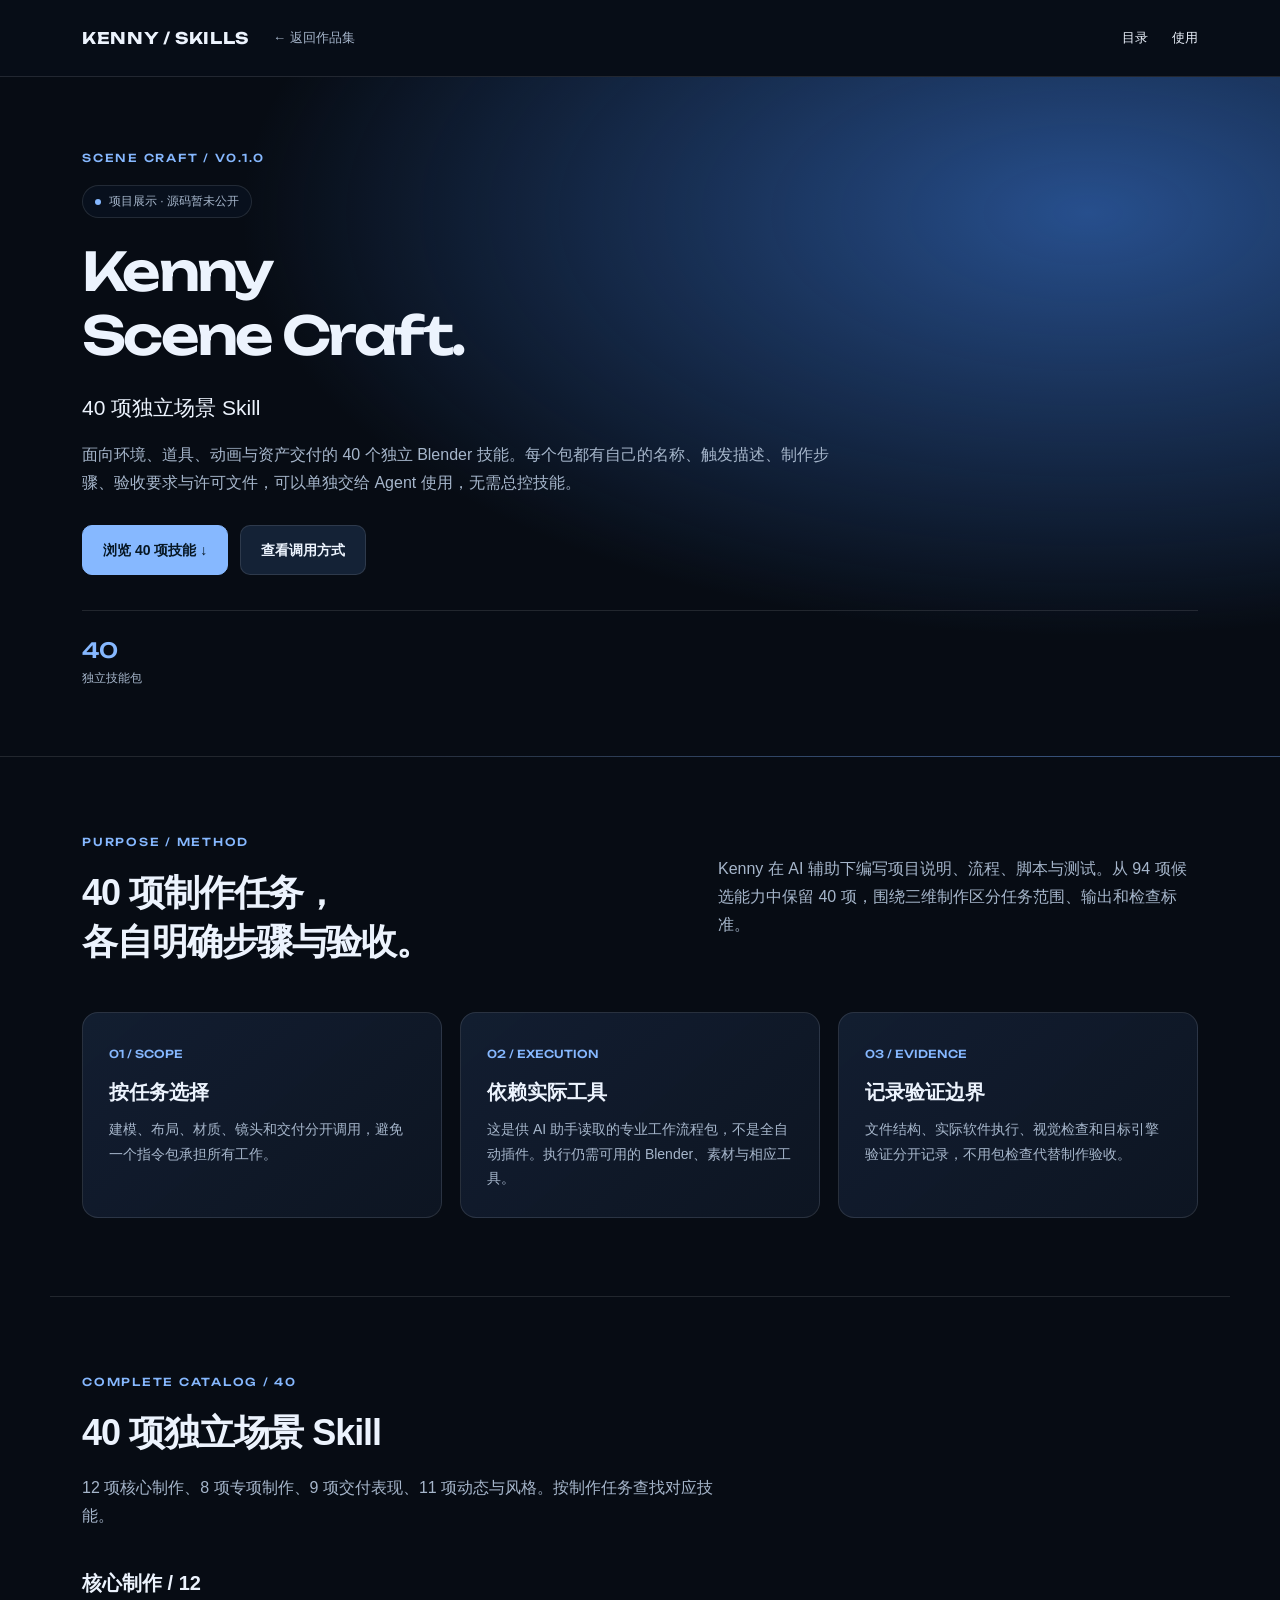
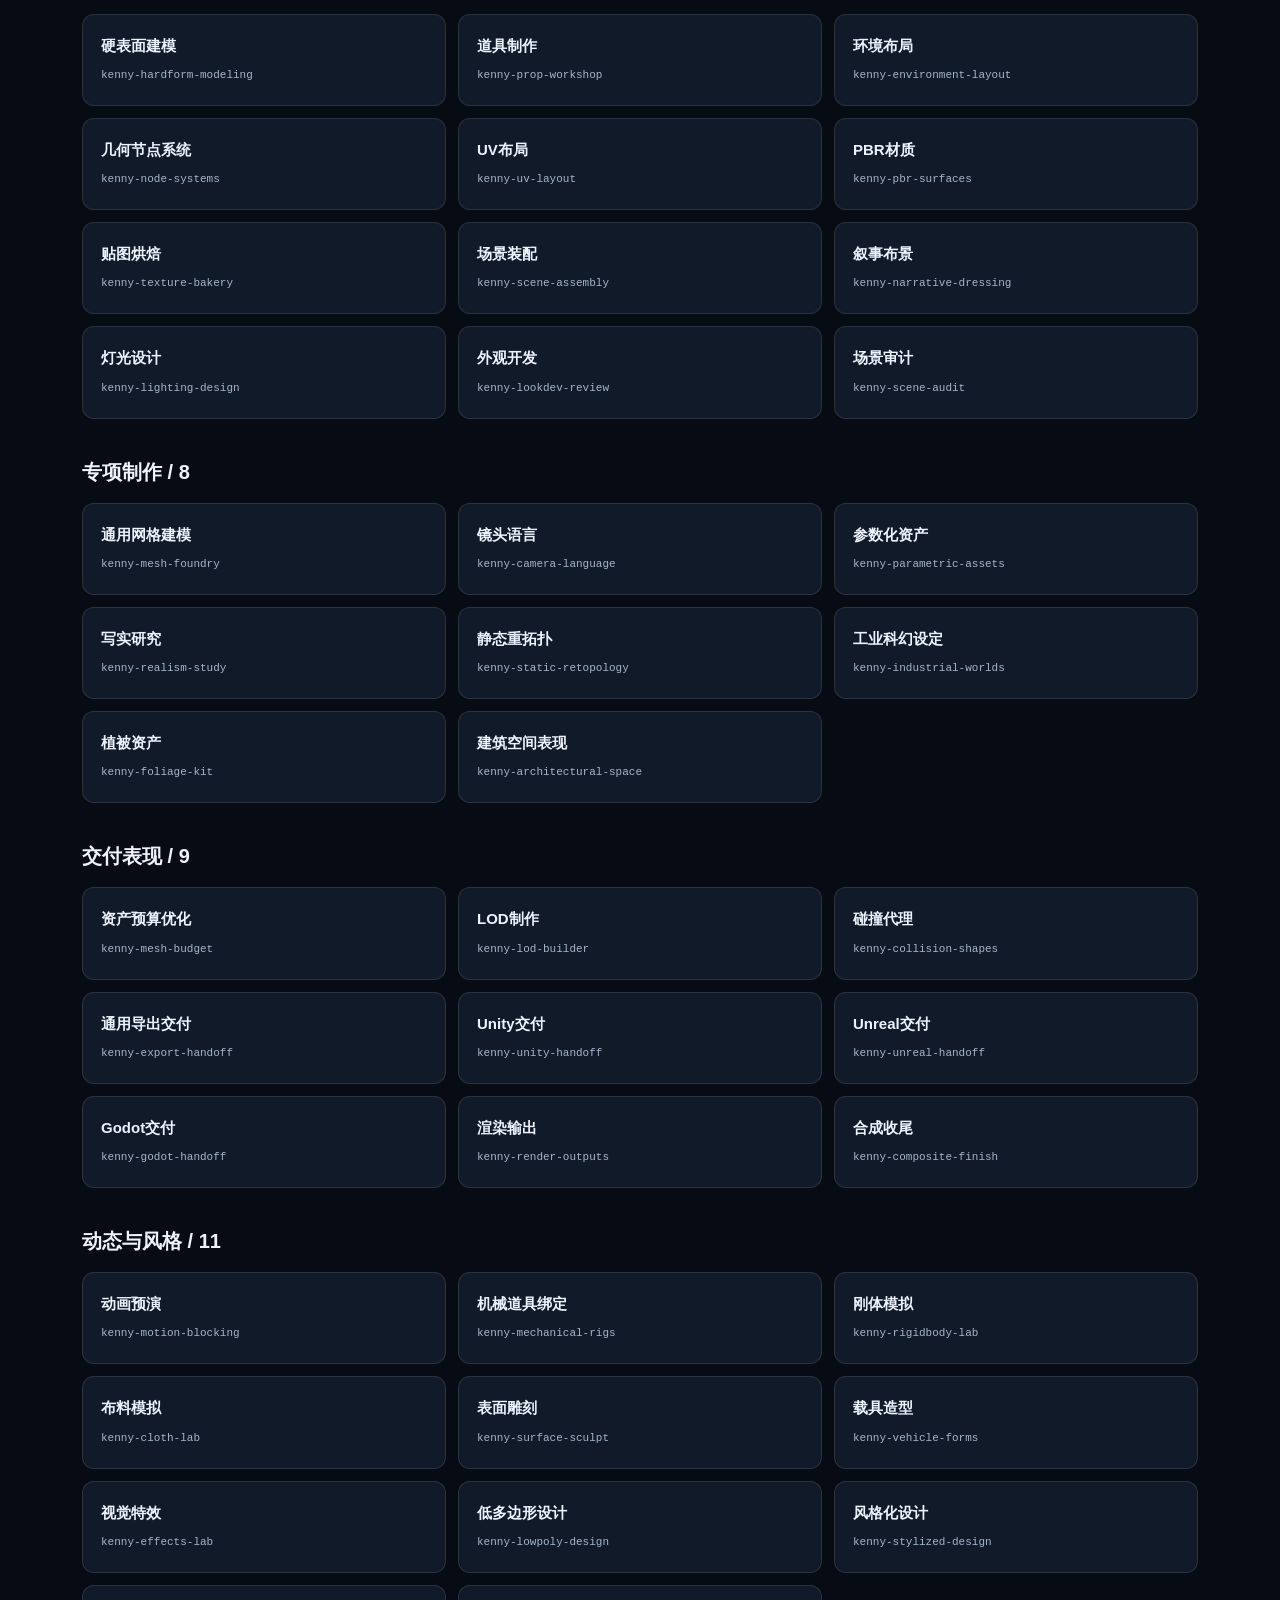
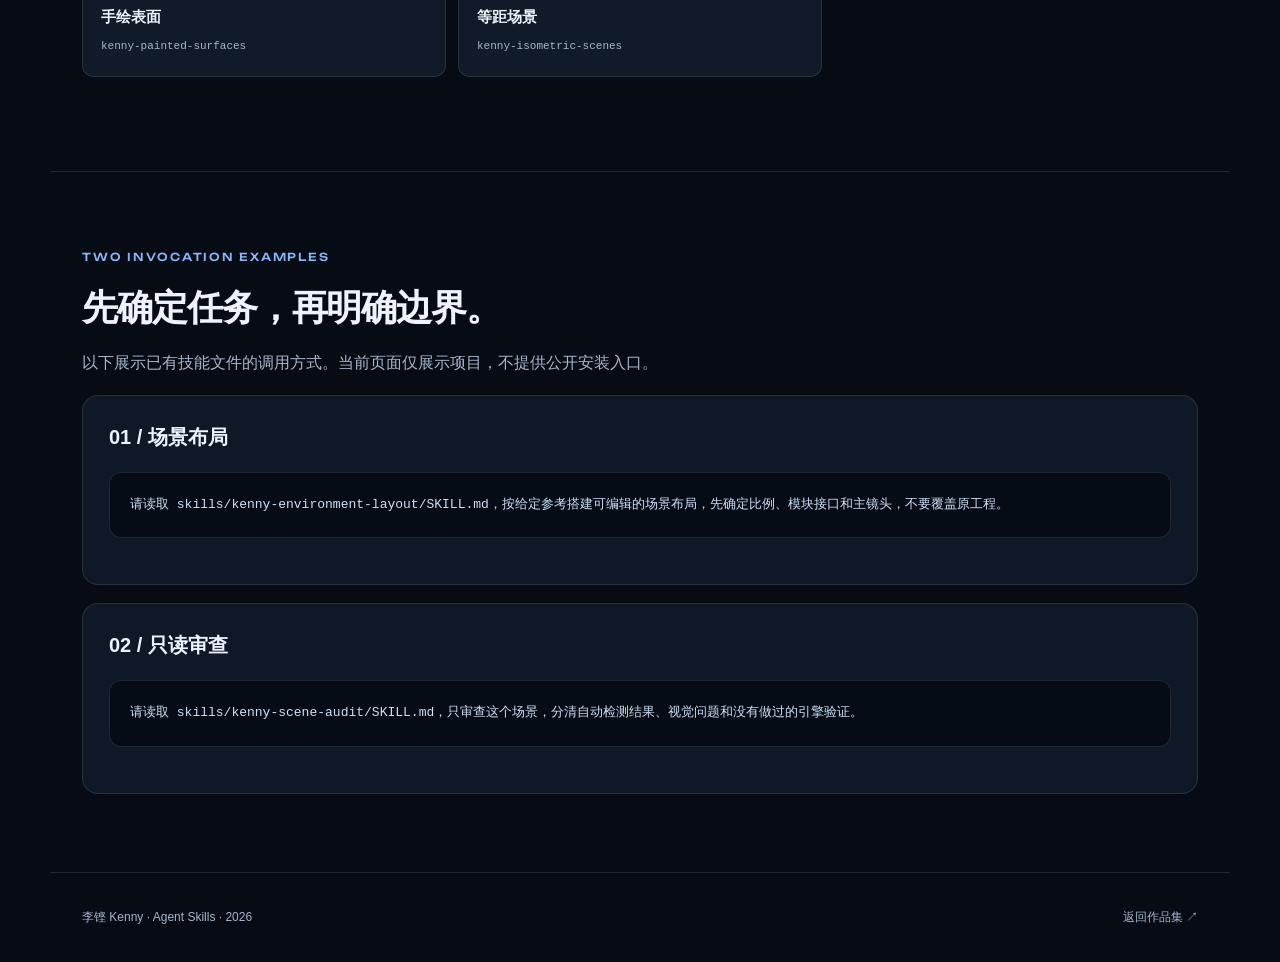
<file: skills/kenny-scene-craft.html>
<!-- Copyright (c) 2026 Kenny / 李铿. SPDX-License-Identifier: MIT. -->
<!doctype html>
<html lang="zh-CN"><head><meta charset="utf-8"><meta name="viewport" content="width=device-width,initial-scale=1"><meta name="description" content="Kenny Scene Craft：40 个独立 Blender 工作流程技能，完整目录与调用示例。"><title>Kenny Scene Craft · 李铿 Kenny</title><link rel="stylesheet" href="../assets/skill-pages.css?v=20261107-skills-v2"><style>.catalog-group{margin-top:38px}.catalog-list{display:grid;grid-template-columns:repeat(3,minmax(0,1fr));gap:12px;list-style:none;padding:0}.catalog-list li{padding:18px;border:1px solid var(--line);border-radius:12px;background:#101a29;min-width:0}.catalog-list strong{display:block;font-size:15px}.catalog-list code{font-size:11px;color:var(--muted);overflow-wrap:anywhere}.hero>.wrap{grid-template-columns:1fr}.hero>.wrap>*{min-width:0}.hero .desc{max-width:760px}.stats{flex-wrap:wrap;gap:20px 30px}@media(max-width:899px){.catalog-list{grid-template-columns:repeat(2,minmax(0,1fr))}}@media(max-width:480px){.catalog-list{grid-template-columns:1fr}}</style><meta name="author" content="Kenny / 李铿">
</head><body>
<header class="docbar"><div class="wrap"><a class="brand" href="../index.html#skills">KENNY / SKILLS</a><a class="back" href="../index.html#skills">← 返回作品集</a><nav aria-label="内容导航"><a href="#catalog">目录</a><a href="#usage">使用</a></nav></div></header><main>
<section class="hero"><div class="wrap"><div><p class="eyebrow">SCENE CRAFT / V0.1.0</p><span class="status-badge">项目展示 · 源码暂未公开</span><h1><span>Kenny</span><span>Scene Craft.</span></h1><p class="hero-lead">40 项独立场景 Skill</p><p class="desc">面向环境、道具、动画与资产交付的 40 个独立 Blender 技能。每个包都有自己的名称、触发描述、制作步骤、验收要求与许可文件，可以单独交给 Agent 使用，无需总控技能。</p><div class="actions"><a class="btn primary" href="#catalog">浏览 40 项技能 ↓</a><a class="btn" href="#usage">查看调用方式</a></div><div class="stats"><div><b>40</b><span>独立技能包</span></div></div></div></div></section>
<section class="chapter wrap" id="overview"><div class="chapter-top"><div><p class="eyebrow">PURPOSE / METHOD</p><h2>40 项制作任务，<br>各自明确步骤与验收。</h2></div><p class="desc">Kenny 在 AI 辅助下编写项目说明、流程、脚本与测试。从 94 项候选能力中保留 40 项，围绕三维制作区分任务范围、输出和检查标准。</p></div><div class="cards3"><article class="panel"><span class="index">01 / SCOPE</span><h3>按任务选择</h3><p>建模、布局、材质、镜头和交付分开调用，避免一个指令包承担所有工作。</p></article><article class="panel"><span class="index">02 / EXECUTION</span><h3>依赖实际工具</h3><p>这是供 AI 助手读取的专业工作流程包，不是全自动插件。执行仍需可用的 Blender、素材与相应工具。</p></article><article class="panel"><span class="index">03 / EVIDENCE</span><h3>记录验证边界</h3><p>文件结构、实际软件执行、视觉检查和目标引擎验证分开记录，不用包检查代替制作验收。</p></article></div></section>
<section class="chapter wrap" id="catalog"><p class="eyebrow">COMPLETE CATALOG / 40</p><h2>40 项独立场景 Skill</h2><p class="desc">12 项核心制作、8 项专项制作、9 项交付表现、11 项动态与风格。按制作任务查找对应技能。</p><section class="catalog-group"><h3>核心制作 / 12</h3><ul class="catalog-list"><li><strong>硬表面建模</strong><code>kenny-hardform-modeling</code></li><li><strong>道具制作</strong><code>kenny-prop-workshop</code></li><li><strong>环境布局</strong><code>kenny-environment-layout</code></li><li><strong>几何节点系统</strong><code>kenny-node-systems</code></li><li><strong>UV布局</strong><code>kenny-uv-layout</code></li><li><strong>PBR材质</strong><code>kenny-pbr-surfaces</code></li><li><strong>贴图烘焙</strong><code>kenny-texture-bakery</code></li><li><strong>场景装配</strong><code>kenny-scene-assembly</code></li><li><strong>叙事布景</strong><code>kenny-narrative-dressing</code></li><li><strong>灯光设计</strong><code>kenny-lighting-design</code></li><li><strong>外观开发</strong><code>kenny-lookdev-review</code></li><li><strong>场景审计</strong><code>kenny-scene-audit</code></li></ul></section><section class="catalog-group"><h3>专项制作 / 8</h3><ul class="catalog-list"><li><strong>通用网格建模</strong><code>kenny-mesh-foundry</code></li><li><strong>镜头语言</strong><code>kenny-camera-language</code></li><li><strong>参数化资产</strong><code>kenny-parametric-assets</code></li><li><strong>写实研究</strong><code>kenny-realism-study</code></li><li><strong>静态重拓扑</strong><code>kenny-static-retopology</code></li><li><strong>工业科幻设定</strong><code>kenny-industrial-worlds</code></li><li><strong>植被资产</strong><code>kenny-foliage-kit</code></li><li><strong>建筑空间表现</strong><code>kenny-architectural-space</code></li></ul></section><section class="catalog-group"><h3>交付表现 / 9</h3><ul class="catalog-list"><li><strong>资产预算优化</strong><code>kenny-mesh-budget</code></li><li><strong>LOD制作</strong><code>kenny-lod-builder</code></li><li><strong>碰撞代理</strong><code>kenny-collision-shapes</code></li><li><strong>通用导出交付</strong><code>kenny-export-handoff</code></li><li><strong>Unity交付</strong><code>kenny-unity-handoff</code></li><li><strong>Unreal交付</strong><code>kenny-unreal-handoff</code></li><li><strong>Godot交付</strong><code>kenny-godot-handoff</code></li><li><strong>渲染输出</strong><code>kenny-render-outputs</code></li><li><strong>合成收尾</strong><code>kenny-composite-finish</code></li></ul></section><section class="catalog-group"><h3>动态与风格 / 11</h3><ul class="catalog-list"><li><strong>动画预演</strong><code>kenny-motion-blocking</code></li><li><strong>机械道具绑定</strong><code>kenny-mechanical-rigs</code></li><li><strong>刚体模拟</strong><code>kenny-rigidbody-lab</code></li><li><strong>布料模拟</strong><code>kenny-cloth-lab</code></li><li><strong>表面雕刻</strong><code>kenny-surface-sculpt</code></li><li><strong>载具造型</strong><code>kenny-vehicle-forms</code></li><li><strong>视觉特效</strong><code>kenny-effects-lab</code></li><li><strong>低多边形设计</strong><code>kenny-lowpoly-design</code></li><li><strong>风格化设计</strong><code>kenny-stylized-design</code></li><li><strong>手绘表面</strong><code>kenny-painted-surfaces</code></li><li><strong>等距场景</strong><code>kenny-isometric-scenes</code></li></ul></section></section><section class="chapter wrap" id="usage"><p class="eyebrow">TWO INVOCATION EXAMPLES</p><h2>先确定任务，再明确边界。</h2><p class="desc">以下展示已有技能文件的调用方式。当前页面仅展示项目，不提供公开安装入口。</p><div class="example"><h3>01 / 场景布局</h3><div class="codebox"><pre>请读取 skills/kenny-environment-layout/SKILL.md，按给定参考搭建可编辑的场景布局，先确定比例、模块接口和主镜头，不要覆盖原工程。</pre></div></div><div class="example"><h3>02 / 只读审查</h3><div class="codebox"><pre>请读取 skills/kenny-scene-audit/SKILL.md，只审查这个场景，分清自动检测结果、视觉问题和没有做过的引擎验证。</pre></div></div></section>

</main><footer><div class="wrap"><span>李铿 Kenny · Agent Skills · 2026</span><a href="../index.html#skills">返回作品集 ↗</a></div></footer></body></html>
</file>
<file: assets/style.css>
/* Copyright (c) 2026 Kenny / 李铿. SPDX-License-Identifier: MIT. */
/* 李铿 Kenny 作品集网页：暗色电影感 + 玻璃卡片，手机优先
   滚动动效：JS 给每个 .scene 写入 --p（0→1 的滚动进度），这里用它算位移／缩放／透明度 */

@font-face {
  font-family: 'UB';
  src: url('fonts/unbounded-sub.woff2') format('woff2');
  font-weight: 200 900;
  font-display: swap;
}

:root {
  --bg: #05080f;
  --ink: #f2f5fa;
  --ink2: rgba(242, 245, 250, .72);
  --ink3: rgba(242, 245, 250, .48);
  --accent: #5fb4ff;
  --line: rgba(255, 255, 255, .16);
  --display: 'UB', ui-sans-serif, system-ui, sans-serif;
  --cn: -apple-system, BlinkMacSystemFont, "PingFang SC", "Hiragino Sans GB", "Noto Sans SC", "Microsoft YaHei", sans-serif;
  --pad: clamp(20px, 5vw, 64px);
  --ease: cubic-bezier(.2, .7, .2, 1);
  --vh: 100vh;
}
@supports (height: 100svh) { :root { --vh: 100svh; } }

* { box-sizing: border-box; margin: 0; padding: 0; }
html { background: var(--bg); color: var(--ink); -webkit-text-size-adjust: 100%; }
body { font-family: var(--cn); line-height: 1.7; overflow-x: hidden; }
img, video { display: block; max-width: 100%; }
/* HTML 宽高用于预留比例；响应式缩放时高度必须跟随宽度。 */
img { height: auto; object-fit: contain; }
a { color: inherit; text-decoration: none; }
button { font: inherit; color: inherit; background: none; border: 0; cursor: pointer; }
ol, ul { list-style: none; }


.glass {
  background: linear-gradient(135deg, rgba(255,255,255,.16), rgba(255,255,255,.04) 60%, rgba(255,255,255,.08)),
              rgba(10, 14, 24, .38);
  border: 1px solid rgba(255, 255, 255, .26);
  border-radius: 18px;
  -webkit-backdrop-filter: blur(14px) saturate(140%);
  backdrop-filter: blur(14px) saturate(140%);
}
.eyebrow { font: 600 11px/1.4 var(--display); letter-spacing: .18em; color: var(--accent); text-transform: uppercase; }
.wrap { padding-left: var(--pad); padding-right: var(--pad); max-width: 1280px; margin: 0 auto; }
.k { color: var(--ink); font-weight: 600; }
.fine { margin-top: 18px; font-size: 12px; color: var(--ink3); }

/* ---------- 顶栏与进度条 ---------- */
.progress { position: fixed; inset: 0 0 auto 0; height: 2px; z-index: 50; pointer-events: none; }
.progress i { display: block; height: 100%; background: var(--accent); transform-origin: 0 50%; transform: scaleX(var(--gp, 0)); }
.nav {
  position: fixed; top: 0; left: 0; right: 0; z-index: 40;
  display: flex; justify-content: space-between; align-items: center;
  padding: max(14px, env(safe-area-inset-top)) var(--pad) 14px;
  background: linear-gradient(180deg, rgba(5,8,15,.7), rgba(5,8,15,0));
}
.nav .logo { font: 800 15px/1 var(--display); letter-spacing: .04em; }
.nav nav { display: flex; gap: 8px; }
.nav nav a { font-size: 13px; padding: 7px 15px; border-radius: 99px; }

/* ---------- 滚动场景通用 ---------- */
.scene { position: relative; }
.stage { position: sticky; top: 0; height: var(--vh); overflow: hidden; }
.cover { position: absolute; inset: 0; width: 100%; height: 100%; object-fit: cover; }

/* ---------- 开场 ---------- */
.hero { height: calc(var(--vh) * 1.9); }
.hero .cover {
  object-position: 28% 50%;
  transform: translate3d(0, calc(var(--p, 0) * 6%), 0) scale(calc(1.06 + var(--p, 0) * .22));
  will-change: transform;
}
.hero .shade {
  position: absolute; inset: 0;
  background: linear-gradient(180deg, rgba(5,8,15,.35), rgba(5,8,15,.05) 35%, rgba(5,8,15,.9));
  opacity: calc(.75 + var(--p, 0) * .6);
}
.hero-copy {
  position: absolute; left: var(--pad); right: var(--pad); bottom: 17%;
  transform: translate3d(0, calc(var(--p, 0) * -22vh), 0);
  opacity: calc(1 - var(--p, 0) * 1.8);
}
.kicker { font: 500 11px/1 var(--display); letter-spacing: .3em; color: var(--ink2); }
.word {
  display: flex; overflow: hidden; padding-bottom: .04em; margin: 14px 0 16px;
  font: 800 clamp(56px, 18vw, 270px)/.86 var(--display); letter-spacing: -.01em;
}
.word span { display: inline-block; transform: translateY(105%); }
.ready .word span { animation: rise 1.15s var(--ease) forwards; animation-delay: calc(.15s + var(--i) * .07s); }
@keyframes rise { to { transform: none; } }
.sub { font-size: 15px; color: var(--ink2); letter-spacing: .04em; }
.hint {
  position: absolute; left: 50%; bottom: max(26px, env(safe-area-inset-bottom)); transform: translateX(-50%);
  display: flex; flex-direction: column; align-items: center; gap: 8px;
  font-size: 12px; color: var(--ink3); opacity: calc(1 - var(--p, 0) * 5);
}
.hint i { width: 1px; height: 38px; background: linear-gradient(var(--ink2), transparent); animation: drip 1.8s var(--ease) infinite; transform-origin: 50% 0; }
@keyframes drip { 0% { transform: scaleY(0); } 60% { transform: scaleY(1); opacity: 1; } 100% { transform: scaleY(1); opacity: 0; } }
.hint .on-phone { display: none; }
.credit { position: absolute; right: var(--pad); bottom: 8px; font-size: 10px; color: var(--ink3); }

/* ---------- 关于我 ---------- */
.about { padding-top: 16vh; padding-bottom: 8vh; }
.about-head { display: grid; gap: 28px; }
.portrait { width: min(64vw, 340px); aspect-ratio: 3 / 4; object-fit: cover; border-radius: 18px; }
.name { font: 900 40px/1.1 var(--cn); letter-spacing: .06em; margin: 12px 0 10px; }
.name em { font: 800 22px var(--display); color: var(--accent); font-style: normal; margin-left: 12px; letter-spacing: 0; }
.lead { color: var(--ink2); font-size: 16px; max-width: 34em; }
.facts { display: grid; grid-template-columns: 92px 1fr; gap: 10px 14px; margin-top: 22px; font-size: 14px; }
.facts dt { font: 500 10px/2.3 var(--display); letter-spacing: .14em; color: var(--ink3); }
.tiles-head { margin-top: 64px; }
.tiles { display: grid; grid-template-columns: 1fr 1fr; gap: 12px; margin-top: 16px; }
.tile { padding: 16px; }
.tile b { font: 600 10px var(--display); color: var(--ink3); letter-spacing: .1em; }
.tile h3 { font-size: 16px; margin: 8px 0 4px; }
.tile p { font-size: 13px; color: var(--ink2); line-height: 1.6; }

/* ---------- 目录 ---------- */
.index { padding-top: 8vh; padding-bottom: 14vh; }
.index ol { margin-top: 18px; }
.row {
  display: grid; grid-template-columns: 44px 1fr auto; align-items: center; gap: 4px 12px;
  padding: 18px 0; border-top: 1px solid var(--line);
}
.row b { font: 800 18px var(--display); }
.row span { font-size: 17px; font-weight: 600; }
.row em { grid-column: 2; font-style: normal; font-size: 13px; color: var(--ink3); }
.row i { grid-row: 1 / span 2; grid-column: 3; font-style: normal; color: var(--accent); font-size: 20px; transition: transform .4s var(--ease); }
.row:hover i { transform: translateX(6px); }

/* ---------- 项目开篇（钉住：图片缓推，标题浮现，信息卡上滑） ---------- */
.opener { height: calc(var(--vh) * 2.3); }
.opener .frame { position: absolute; inset: 0; overflow: hidden; }
.opener .frame img, .opener .frame video {
  width: 100%; height: 100%; object-fit: cover; background: #05080f;
  transform: scale(calc(1.18 - var(--p, 0) * .18)); will-change: transform;
}
/* 开篇视频的按钮组（看完整版／开声音）：放在所有图层最上面；电脑在右上（避开顶栏），手机贴在视频下方 */
.opener .vctl { position: absolute; right: var(--pad); top: 76px; z-index: 5; display: flex; gap: 8px; }
.vctl .snd { position: static; }
.vctl button { padding: 8px 15px; border-radius: 99px; font-size: 13px; }
.vctl .full { display: none; }   /* 电脑本来就播完整版 */
.vctl .full[hidden] { display: none !important; }
.preview-note { display: none; align-self: center; color: var(--ink2); font-size: 12px; }
.vctl button:disabled { cursor: wait; opacity: .7; }
.hero-picture { display: contents; }

/* 视频加载中：开始下载后、能播放前显示 */
.frame .loading {
  position: absolute; left: 50%; top: 50%; transform: translate(-50%, -50%); z-index: 2; pointer-events: none;
  display: none; align-items: center; gap: 8px; padding: 8px 14px; border-radius: 99px; font-size: 12px; color: var(--ink2);
}
.frame[data-state="loading"] .loading,
.frame[data-state="slow"] .loading,
.frame[data-state="error"] .loading,
.frame[data-state="blocked"] .loading { display: flex; }
.frame .loading:enabled { pointer-events: auto; }
.frame[data-state="error"] .loading i,
.frame[data-state="blocked"] .loading i { display: none; }
.opener .frame.is-video { z-index: 1; }
.opener .shade { z-index: 2; pointer-events: none; }
.opener .num, .opener .title, .opener .info { z-index: 3; }
.loading i { width: 14px; height: 14px; border-radius: 50%; border: 2px solid rgba(255,255,255,.3); border-top-color: #fff; animation: spin .8s linear infinite; }
@keyframes spin { to { transform: rotate(360deg); } }
.opener .shade {
  position: absolute; inset: 0;
  background: radial-gradient(ellipse 75% 60% at 0% 0%, rgba(3,8,20,.8), rgba(3,8,20,0) 70%),
              linear-gradient(180deg, rgba(5,8,15,0) 40%, rgba(5,8,15,.92));
}
.opener .num, .opener .title {
  --a: min(1, calc(var(--p, 0) * 4));
  opacity: var(--a);
  transform: translate3d(0, calc((1 - var(--a)) * 40px), 0);
}
.opener .num {
  position: absolute; left: var(--pad); top: 72px;
  font: 800 clamp(64px, 14vw, 150px)/.9 var(--display);
  color: transparent; -webkit-text-stroke: 1.5px rgba(255,255,255,.85);
}
.opener .title { position: absolute; left: var(--pad); right: var(--pad); top: calc(84px + clamp(64px, 14vw, 150px)); }
.opener .title h2 { font: 700 clamp(22px, 4.2vw, 46px)/1.08 var(--display); letter-spacing: .01em; }
.opener .title p { margin-top: 10px; color: var(--ink2); font-size: 14px; }
.opener .info {
  --b: clamp(0, calc((var(--p, 0) - .28) * 2.6), 1);
  position: absolute; left: var(--pad); right: var(--pad); bottom: max(24px, env(safe-area-inset-bottom));
  display: grid; gap: 12px; padding: 18px 20px;
  transform: translate3d(0, calc((1 - var(--b)) * 130%), 0); opacity: var(--b);
}
.info div { font-size: 14px; line-height: 1.6; }
.info span { display: block; font: 600 10px/1.9 var(--display); letter-spacing: .14em; color: var(--ink3); }


/* ---------- 横向画廊（竖向滚动带动横向移动） ---------- */
.hgallery .stage { display: flex; flex-direction: column; justify-content: center; gap: 22px; }
.hgallery .head { padding: 0 var(--pad); }
.head h3 { font-size: 20px; margin-top: 8px; }
.track {
  display: flex; gap: 16px; width: max-content; padding: 0 var(--pad);
  transform: translate3d(calc(var(--p, 0) * var(--dist, 0) * -1px), 0, 0); will-change: transform;
}
.track figure { flex: none; width: min(84vw, 980px); }
.track img { width: 100%; aspect-ratio: 16 / 10; object-fit: cover; border-radius: 14px; }
figcaption { margin-top: 10px; font-size: 13px; color: var(--ink2); }
figcaption b { font: 600 11px var(--display); color: var(--accent); margin-right: 8px; letter-spacing: .08em; }

/* ---------- 说明段落 ---------- */
.notes { display: grid; gap: 32px; padding-top: 12vh; padding-bottom: 6vh; }
.note h3 { font-size: 22px; margin: 10px 0 8px; }
.note p { color: var(--ink2); font-size: 15px; }

/* ---------- 迭代步骤（钉住后滚动交叉淡入） ---------- */
.steps .stage { display: flex; flex-direction: column; justify-content: center; gap: 16px; padding: 64px var(--pad) 24px; }
.steps .head, .frames, .captions, .dots { width: min(100%, calc(var(--vh) * .56 * var(--ar))); align-self: center; }
.frames { position: relative; aspect-ratio: var(--ar); border-radius: 14px; overflow: hidden; background: #0b1018; }
.frames .frame { position: absolute; inset: 0; width: 100%; height: 100%; object-fit: cover; opacity: 0; will-change: opacity, transform; }
.frames .frame:first-child { opacity: 1; }
.captions { position: relative; min-height: 132px; }
.captions li { position: absolute; inset: 0; opacity: 0; transform: translateY(14px); transition: opacity .5s var(--ease), transform .5s var(--ease); }
.captions li.on { opacity: 1; transform: none; }
.captions b { font: 600 11px var(--display); color: var(--accent); letter-spacing: .1em; }
.captions h3 { font-size: 20px; margin: 6px 0 4px; }
.captions p { font-size: 14px; color: var(--ink2); }
.dots { display: flex; gap: 6px; }
.dots i { width: 24px; height: 3px; border-radius: 2px; background: var(--line); transition: background .4s; }
.dots i.on { background: var(--accent); }

/* ---------- 普通内容块 ---------- */
.block { display: grid; gap: 24px; padding-top: 10vh; padding-bottom: 10vh; }
.block h3 { font-size: 24px; margin: 10px 0 10px; line-height: 1.35; }
.block p, .block li { color: var(--ink2); font-size: 15px; }
.block ul { display: grid; gap: 8px; margin-top: 10px; }
.block li { position: relative; padding-left: 16px; }
.block li::before { content: ''; position: absolute; left: 0; top: .72em; width: 6px; height: 6px; border-radius: 50%; background: var(--accent); }
.pair { grid-template-columns: 1fr; }
.narrow { width: min(100%, 420px); }

/* 进入视口时浮现 */
.reveal { opacity: 0; transform: translate3d(0, 28px, 0); transition: opacity 1s var(--ease), transform 1s var(--ease); transition-delay: var(--d, 0s); }
.reveal.in { opacity: 1; transform: none; }
.rimg { border-radius: 14px; overflow: hidden; clip-path: inset(16% 0 0 0 round 14px); transition: clip-path 1.3s var(--ease), opacity 1s var(--ease); transition-delay: var(--d, 0s); }
.rimg img { width: 100%; height: auto; transform: scale(1.1); transition: transform 1.6s var(--ease); transition-delay: var(--d, 0s); }
.rimg.in { clip-path: inset(0 0 0 0 round 14px); }
.rimg.in img { transform: none; }

/* 视频 */
.vid { position: relative; border-radius: 14px; overflow: hidden; background: #000; }
.vid video { width: 100%; aspect-ratio: 16 / 9; object-fit: cover; }
.tag { position: absolute; left: 12px; top: 12px; padding: 6px 12px; border-radius: 99px; font: 600 10px/1 var(--display); letter-spacing: .1em; }
.snd { position: absolute; right: 12px; bottom: 12px; padding: 8px 15px; border-radius: 99px; font-size: 13px; }

/* 拖动对比 */
.compare {
  --x: 50%;
  position: relative; overflow: hidden; border-radius: 14px; aspect-ratio: var(--ar);
  touch-action: pan-y; cursor: ew-resize; user-select: none; -webkit-user-select: none; background: #0b1018;
}
.compare.portrait { width: min(100%, 360px); margin-top: 18px; }
.compare img { position: absolute; inset: 0; width: 100%; height: 100%; object-fit: cover; pointer-events: none; }
.compare .top { clip-path: inset(0 calc(100% - var(--x)) 0 0); }
.compare .bar { position: absolute; top: 0; bottom: 0; left: var(--x); width: 2px; margin-left: -1px; background: #fff; box-shadow: 0 0 14px rgba(0,0,0,.45); }
.compare .knob {
  position: absolute; top: 50%; left: var(--x); width: 46px; height: 46px; margin: -23px 0 0 -23px;
  border-radius: 50%; display: grid; place-items: center; font: 700 13px var(--display);
}
.compare .lab { position: absolute; top: 12px; padding: 6px 12px; border-radius: 99px; font: 600 10px/1 var(--display); letter-spacing: .1em; }
.compare .lab.l { left: 12px; }
.compare .lab.r { right: 12px; }
.tabs { display: flex; gap: 8px; margin-top: 12px; }
.tabs button { font-size: 13px; padding: 7px 15px; border-radius: 99px; }
.tabs button.on { background: rgba(255,255,255,.92); color: #06101e; }

/* 表情 */
.faces { display: grid; grid-template-columns: repeat(4, 1fr); gap: 8px; }
.faces figure { position: relative; border-radius: 10px; overflow: hidden; }
.faces img { width: 100%; aspect-ratio: 700 / 656; object-fit: cover; }
.faces figcaption { position: absolute; left: 6px; bottom: 6px; margin: 0; padding: 3px 9px; border-radius: 99px; font-size: 11px; color: var(--ink); }

/* 绑定：白模上叠骨骼，进入视口时骨骼从下往上显现 */
.rig { position: relative; border-radius: 14px; overflow: hidden; aspect-ratio: 1100 / 1578; width: min(100%, 420px); }
.rig img { position: absolute; inset: 0; width: 100%; height: 100%; object-fit: cover; }
.rig .bones { clip-path: inset(100% 0 0 0); transition: clip-path 1.8s var(--ease) .4s; }
.rig.in .bones { clip-path: inset(0 0 0 0); }

/* ---------- 联系 ---------- */
.contact { position: relative; min-height: var(--vh); display: flex; flex-direction: column; justify-content: center; padding: 16vh var(--pad) 8vh; overflow: hidden; }
.contact .bgimg { position: absolute; inset: 0; width: 100%; height: 100%; object-fit: cover; object-position: 70% 40%; opacity: .45; }
.contact .shade { position: absolute; inset: 0; background: linear-gradient(90deg, rgba(3,6,14,.95), rgba(3,6,14,.6) 60%, rgba(3,6,14,.3)); }
.contact > *:not(.bgimg):not(.shade) { position: relative; }
.thanks { font: 800 clamp(60px, 16vw, 190px)/.9 var(--display); }
.who { margin-top: 20px; font-size: 16px; color: var(--ink2); }
.who em { font: 800 15px var(--display); color: var(--accent); font-style: normal; }
.cards { display: flex; flex-wrap: wrap; gap: 14px; margin-top: 28px; align-items: stretch; }
.qrcard { padding: 14px; width: 186px; text-align: center; font-size: 12px; color: var(--ink2); line-height: 1.5; }
.qrcard img { width: 156px; height: 156px; margin: 0 auto 10px; border-radius: 10px; background: #fff; }
.links { padding: 8px 20px; display: grid; align-content: center; min-width: min(100%, 300px); }
.links a { display: flex; justify-content: space-between; align-items: baseline; gap: 18px; padding: 14px 0; font-size: 15px; border-bottom: 1px solid var(--line); }
.links a:last-child { border-bottom: 0; }
.links a span { font: 600 10px var(--display); letter-spacing: .14em; color: var(--ink3); }
.credits { margin-top: 44px; font-size: 12px; color: var(--ink3); line-height: 1.8; max-width: 60em; }
footer { padding: 24px var(--pad) max(40px, env(safe-area-inset-bottom)); font: 500 10px var(--display); letter-spacing: .14em; color: var(--ink3); }

/* ---------- 宽屏 ---------- */
@media (min-width: 900px) {
  .about-head { grid-template-columns: 340px 1fr; align-items: end; gap: 56px; }
  .tiles { grid-template-columns: repeat(3, 1fr); gap: 16px; }
  .tile { padding: 22px; }
  .row { grid-template-columns: 80px 1fr auto auto; padding: 24px 0; }
  .row b { font-size: 24px; }
  .row span { font-size: 22px; }
  .row em { grid-column: 3; }
  .row i { grid-row: 1; grid-column: 4; }
  .opener .info { grid-template-columns: 1fr 1fr 2fr; right: auto; width: min(1040px, calc(100% - 2 * var(--pad))); padding: 22px 26px; gap: 24px; }
  .track figure { width: min(62vw, 980px); }
  .notes { grid-template-columns: 1fr 1fr; gap: 64px; }
  .block.two { grid-template-columns: 1fr 1fr; align-items: center; gap: 64px; }
  .pair { grid-template-columns: 1fr 1fr; }
  .faces { gap: 12px; }
}

/* ---------- 手机（窄屏）：不钉住、不裁图，上下排开；横向内容用手指滑 ---------- */
@media (max-width: 899px) {
  /* 顶栏改成毛玻璃横条：内容从下面滑过时被模糊掉，不会和 KENNY 叠字 */
  .nav {
    padding-top: max(10px, env(safe-area-inset-top)); padding-bottom: 10px;
    background: rgba(5, 8, 15, .62);
    -webkit-backdrop-filter: blur(16px) saturate(140%); backdrop-filter: blur(16px) saturate(140%);
    border-bottom: 1px solid rgba(255, 255, 255, .08);
  }
  .nav nav a { padding: 6px 14px; }
  /* 点顶栏“作品／联系”跳转时，目标不被顶栏挡住 */
  #about, #work, #contact, .project { scroll-margin-top: calc(56px + env(safe-area-inset-top)); }

  .hero, .opener, .hgallery, .steps { height: auto !important; }
  .stage { position: relative; height: auto; overflow: visible; }

  /* 开场：深海图完整显示，文字放在图下面 */
  .hero .stage { min-height: var(--vh); display: flex; flex-direction: column; justify-content: center; padding: calc(64px + env(safe-area-inset-top)) 0 32px; }
  .hero .cover { position: relative; inset: auto; height: auto; aspect-ratio: 3 / 2; transform: none; }
  .hero .shade { display: none; }
  .hero-copy { position: relative; left: auto; right: auto; bottom: auto; padding: 22px var(--pad) 0; transform: none; opacity: 1; }
  .hint { position: relative; left: auto; bottom: auto; transform: none; margin-top: 30px; opacity: 1; flex-direction: column-reverse; }
  /* 手机：提示“上滑”，引导线从下往上长，和手指方向一致 */
  .hint .on-desk { display: none; }
  .hint .on-phone { display: inline; }
  .hint i { background: linear-gradient(transparent, var(--ink2)); transform-origin: 50% 100%; }
  .credit { position: relative; right: auto; bottom: auto; padding: 16px var(--pad) 0; text-align: right; }

  /* 项目开篇：编号标题 → 完整画面 → 开声音 → 信息卡，上下排开互不遮挡 */
  .opener .stage { display: flex; flex-direction: column; padding: 7vh var(--pad) 8vh; }
  .opener .num { position: relative; left: auto; top: auto; order: 1; }
  .opener .title { position: relative; left: auto; right: auto; top: auto; order: 2; margin-top: 10px; }
  .opener .frame { position: relative; inset: auto; order: 3; margin: 22px calc(var(--pad) * -1) 0; }
  .opener .frame img { height: auto; transform: none; object-fit: contain; }
  .opener .frame video { height: auto; aspect-ratio: 16 / 9; transform: none; object-fit: contain; }
  .opener .shade { display: none; }
  .opener .vctl { position: relative; top: auto; right: auto; order: 4; align-self: flex-end; margin-top: 10px; }
  .vctl button { padding: 7px 14px; font-size: 12px; }
  .vctl .full { display: inline-block; }
  .preview-note { display: inline; }
  .opener .info { position: relative; left: auto; right: auto; bottom: auto; order: 5; margin-top: 14px; }
  .opener .num, .opener .title { --a: 1; }
  .opener .info { --b: 1; }
  .opener .rv { transition: opacity 1s var(--ease), transform 1s var(--ease); }
  .opener .rv:not(.in) { opacity: 0; transform: translate3d(0, 26px, 0); }
  .opener .frame.rv:not(.in) { transform: none; }

  /* 细节画廊：手指左右滑，带吸附，图片按原比例 */
  .hgallery .stage { padding: 9vh 0 3vh; gap: 16px; }
  .track {
    transform: none; width: auto; gap: 12px; padding: 0 var(--pad); scroll-padding: 0 var(--pad);
    overflow-x: auto; scroll-snap-type: x mandatory; -webkit-overflow-scrolling: touch; scrollbar-width: none;
  }
  .track::-webkit-scrollbar { display: none; }
  .track figure { width: 86vw; scroll-snap-align: start; }
  .track img { aspect-ratio: auto; height: auto; }
  .hgallery .head::after, .steps .head::after { content: '左右滑动 →'; display: block; margin-top: 8px; font-size: 12px; color: var(--ink3); }

  /* 迭代过程：同样左右滑，下面的说明跟着切换 */
  .steps .stage { padding: 9vh 0 3vh; gap: 14px; }
  .steps .head, .frames, .captions, .dots { width: auto; align-self: stretch; }
  .steps .head, .dots { padding: 0 var(--pad); }
  .frames {
    aspect-ratio: auto; display: flex; align-items: flex-start; gap: 12px; padding: 0 var(--pad); scroll-padding: 0 var(--pad);
    overflow-x: auto; scroll-snap-type: x mandatory; -webkit-overflow-scrolling: touch; scrollbar-width: none;
    background: none; border-radius: 0;
  }
  .frames::-webkit-scrollbar { display: none; }
  .frames .frame { position: relative; inset: auto; flex: 0 0 86vw; width: 86vw; height: auto; border-radius: 14px; scroll-snap-align: start; opacity: 1 !important; transform: none !important; }
  .captions { min-height: 126px; }
  .captions li { left: var(--pad); right: var(--pad); }
}

/* 脚本尚未下载或加载失败时，文字与预览也应可见。 */
html:not(.js) .reveal, html:not(.js) .rimg,
html:not(.js) .rimg img, html:not(.js) .word span,
html:not(.js) .opener .num, html:not(.js) .opener .title,
html:not(.js) .opener .info { opacity: 1; transform: none; clip-path: none; }

@media (prefers-reduced-motion: reduce) {
  .loading i { animation: none; }
}

/* ---------- 系统开了“减少动态效果”：关掉钉住和大动画 ---------- */
@media (prefers-reduced-motion: reduce) {
  .hero, .opener, .hgallery, .steps { height: auto !important; }
  .stage { position: relative; }
  .hgallery .stage { height: auto; padding: 10vh 0; }
  .track { transform: none; width: auto; overflow-x: auto; scroll-snap-type: x mandatory; }
  .track figure { scroll-snap-align: start; }
  .steps .stage { height: auto; }
  .frames { aspect-ratio: auto; display: grid; gap: 12px; background: none; }
  .frames .frame { position: relative; opacity: 1 !important; transform: none !important; border-radius: 14px; }
  .captions li { position: relative; opacity: 1; transform: none; margin-bottom: 12px; }
  .hero .cover, .opener .frame img, .hero-copy, .opener .num, .opener .title, .opener .info { transform: none !important; opacity: 1 !important; }
  .reveal, .rimg, .rimg img, .rig .bones { opacity: 1; transform: none; clip-path: none; transition: none; }
  .word span { transform: none; }
}

/* NEREID V56: preserve the film composition and offer the original 1080p file. */
#nereid .opener .frame video { object-fit: contain; transform: none; }
.vctl .film-link { display: inline-flex; align-items: center; padding: 8px 15px; border-radius: 99px; font-size: 13px; }
@media (max-width: 899px) { .vctl .film-link { padding: 7px 14px; font-size: 12px; } }
</file>
<file: assets/navigation.css>
/* Copyright (c) 2026 Kenny / 李铿. SPDX-License-Identifier: MIT. */
html { scroll-padding-block-start: 80px; }
[hidden] { display: none !important; }
:is(a, button):focus-visible { outline: 2px solid var(--accent); outline-offset: 5px; }

.project-progress { display: none; position: relative; }
.project-toggle {
  display: flex; align-items: center; gap: 9px; inline-size: 100%; min-block-size: 42px;
  padding: 5px 10px 5px 7px; text-align: start; border-radius: 24px;
  border: 1px solid rgb(255 255 255 / 13%); background: rgb(16 24 36 / 86%);
}
.project-toggle:hover, .project-toggle[aria-expanded="true"] {
  background: #182638; border-color: rgb(95 180 255 / 42%);
}
.project-ring { inline-size: 30px; block-size: 30px; flex-shrink: 0; fill: none; stroke-width: 2; }
.ring-track { stroke: rgb(255 255 255 / 15%); }
.ring-value {
  stroke: var(--accent); stroke-dasharray: 100; stroke-dashoffset: calc(100 - 100 * var(--gp, 0));
  transform: rotate(-90deg); transform-origin: 50% 50%;
}
.project-current { display: grid; flex: 1; min-inline-size: 0; line-height: 1.3; }
.project-count { font: 500 8px/1.5 var(--display); letter-spacing: .05em; color: var(--ink3); }
.project-label { font-size: 11px; font-weight: 600; overflow: hidden; white-space: nowrap; text-overflow: ellipsis; }
.project-chevron { inline-size: 16px; block-size: 16px; flex: none; fill: none; stroke: var(--ink2); stroke-width: 1.5; transition: rotate 200ms; }
.project-toggle[aria-expanded="true"] .project-chevron { rotate: 180deg; }
.project-menu {
  position: absolute; inset-block-start: calc(100% + 10px); inset-inline-start: 50%;
  translate: -50% 0; inline-size: 300px; max-inline-size: calc(100vw - 28px);
  max-block-size: min(75svh, 460px); overflow: auto; overscroll-behavior: contain;
  padding: 16px; border-radius: 24px; border: 1px solid rgb(95 180 255 / 24%);
  background: rgb(15 24 39 / 97%); box-shadow: 0 18px 56px rgb(0 0 0 / 55%);
  animation: kenny-menu-enter 180ms ease-out;
}
@keyframes kenny-menu-enter { from { opacity: 0; margin-block-start: -6px; } to { opacity: 1; margin-block-start: 0; } }
.project-menu-heading { display: flex; justify-content: space-between; padding: 2px 5px 12px; font: 500 9px var(--display); color: var(--ink3); letter-spacing: .08em; }
.nav .project-menu nav { display: grid; gap: 4px; }
.nav .project-menu nav a {
  display: grid; grid-template-columns: 24px minmax(0, 1fr) 15px; gap: 10px;
  align-items: center; padding: 10px; border-radius: 12px;
  border: 1px solid transparent; color: var(--ink2); transition: background 160ms, color 160ms;
}
.project-menu nav a b { font: 600 10px var(--display); color: var(--ink3); }
.project-menu nav a span { font-size: 13px; font-weight: 600; }
.project-menu nav a small { display: block; margin-block-start: 2px; font-size: 10px; font-weight: 400; color: var(--ink3); }
.project-menu nav a i { font-size: 16px; font-style: normal; color: var(--accent); }
.nav .project-menu nav a:is(:hover, [aria-current]) { color: var(--ink); background: rgb(95 180 255 / 8%); border-color: rgb(95 180 255 / 15%); }
.project-menu .menu-resources { display: flex; justify-content: space-between; margin: 12px 5px 0; padding-block-start: 12px; border-block-start: 1px solid var(--line); color: var(--accent); font-size: 12px; }

.project-rail { display: none; }
.rail-heading { display: grid; gap: 5px; padding-inline-start: 22px; font: 500 9px/1.5 var(--display); letter-spacing: .09em; color: var(--ink3); }
.rail-heading span:first-child { color: var(--ink2); }
.rail-list { position: relative; display: grid; }
.rail-list > a {
  position: relative; display: grid; grid-template-columns: 20px minmax(0, 1fr); gap: 7px;
  align-items: center; min-block-size: 52px; padding: 10px 0 10px 24px;
  font-size: 11px; line-height: 1.3; color: var(--ink3); transition: color 180ms;
}
.rail-list > a b { font: 500 9px var(--display); color: rgb(255 255 255 / 24%); }
.rail-list > a::before {
  content: ''; position: absolute; inset-inline-start: 5px; inset-block-start: calc(50% - 3px);
  inline-size: 6px; block-size: 6px; border-radius: 50%; border: 1px solid #536074; background: #080d16;
}
.rail-list > a.is-past::before { background: #5a9fd8; border-color: #5a9fd8; }
.rail-list > a:is(:hover, [aria-current]) { color: var(--ink); }
.rail-list > a[aria-current] b { color: var(--accent); }
.rail-list > a[aria-current]::before { visibility: hidden; }
.rail-track { position: absolute; inset-inline-start: 8px; inset-block: 26px; inline-size: 1px; background: repeating-linear-gradient(to bottom, #ffffff24 0 3px, transparent 3px 7px); }
.rail-track i { display: block; inline-size: 100%; block-size: var(--rail-fill, 0px); max-block-size: 100%; background: #5a9fd8; transition: block-size 450ms ease; }
.rail-marker { position: absolute; inset: 0 auto auto 0; inline-size: 18px; block-size: 18px; pointer-events: none; opacity: 0; translate: 0 var(--rail-y, 17px); transition: translate 450ms ease-out, opacity 150ms; z-index: 1; }
.project-rail.has-project .rail-marker { opacity: 1; }
.rail-marker svg { inline-size: 18px; block-size: 18px; fill: var(--accent); rotate: var(--rail-direction, 180deg); transition: rotate 220ms; }
.rail-resources { display: flex; gap: 9px; align-items: center; margin-inline-start: 24px; padding-block-start: 20px; border-block-start: 1px solid var(--line); font-size: 11px; color: var(--ink3); }
.rail-resources span { color: var(--accent); }
.rail-resources:is(:hover, [aria-current]) { color: var(--ink); }
@media (min-width: 1100px) {
  :root { --rail-gutter: 164px; }
  body { padding-inline-end: var(--rail-gutter); }
  .nav, .progress { inset-inline-end: var(--rail-gutter); }
  .project-rail {
    position: fixed; inset: 0 0 0 auto; z-index: 35; inline-size: var(--rail-gutter);
    display: flex; flex-direction: column; justify-content: center; gap: 27px;
    padding: 24px 16px; background: #080d16; border-inline-start: 1px solid rgb(255 255 255 / 5%);
  }
}
@media (max-width: 1099px) {
  .nav { gap: 10px; }
  .nav .logo, .nav > nav { flex: none; }
  .nav > nav > :is(a[href="#work"], .nav-work-link) { display: none; }
  .project-progress { display: block; inline-size: min(200px, 47vw); min-inline-size: 0; margin-inline-start: auto; }
  .nav > nav > a { padding: 7px 11px; font-size: 12px; }
}

.resources { padding-block: 110px 120px; }
.resource-folder { display: grid; align-items: center; gap: 36px; }
.folder-toggle { display: flex; flex-direction: column; align-items: center; justify-content: center; inline-size: 100%; -webkit-tap-highlight-color: transparent; }
.folder-scene { display: block; position: relative; inline-size: 300px; block-size: 240px; perspective: 900px; isolation: isolate; }
.folder-tab { position: absolute; inset: 43px auto auto 21px; inline-size: 108px; block-size: 34px; border: 1px solid #819ec25c; border-block-end: 0; border-radius: 14px 18px 0 0; background: linear-gradient(140deg, #324962, #172637); }
.folder-back { position: absolute; inset: 62px 15px 15px; border-radius: 12px 20px 20px; border: 1px solid #90a8c061; background: linear-gradient(155deg, #263b50, #101b29); box-shadow: 0 18px 36px #0006, inset 0 1px 1px #ffffff21; }
.folder-paper {
  position: absolute; inset: 75px auto auto 39px; display: block; inline-size: 222px; block-size: 143px;
  padding: 18px 20px; border: 1px solid #d0dfed; border-radius: 9px;
  background: linear-gradient(140deg, #f1f5fa, #c8d7e6); color: #19334d;
  box-shadow: 0 2px 10px #0004; transform-origin: center bottom; transition: translate 500ms ease, rotate 500ms ease;
}
.folder-paper > span { display: block; text-align: start; font: 600 8px var(--display); color: #4f6b86; letter-spacing: .12em; }
.folder-paper b { display: block; margin-block: 12px; text-align: start; font: 700 24px var(--display); letter-spacing: -.02em; }
.folder-paper i { display: block; inline-size: 80%; block-size: 3px; margin-block-start: 7px; border-radius: 2px; background: #6684a14d; }
.folder-paper i:last-child { inline-size: 58%; }
.paper-portfolio { translate: -9px -10px; rotate: -7deg; }
.paper-resume { translate: 9px -3px; rotate: 6deg; }
.folder-front {
  position: absolute; display: block; inset: auto 15px 15px; block-size: 153px;
  border-radius: 17px 24px 21px 21px; border: 1px solid #a6c3e187;
  background: linear-gradient(140deg, #6d8baa70, #20334cce 45%, #102132f5);
  transform-origin: center bottom; transform: rotateX(-14deg); box-shadow: 0 9px 28px #0005, inset 0 1px 1px #ffffff38;
  transition: transform 500ms ease, border-color 200ms;
}
.folder-front::before { content: ''; position: absolute; inset: 8px; border: 1px solid #ffffff12; border-radius: 11px 17px 14px 14px; pointer-events: none; }
.folder-stamp { position: absolute; inset: 17px auto auto 20px; font: 800 24px var(--display); color: #d1e7f8; }
.folder-wordmark { position: absolute; inset: auto auto 25px 20px; text-align: start; font: 600 9px var(--display); color: #d7e9fb; letter-spacing: .07em; }
.folder-wordmark span { display: block; margin-block-start: 6px; font: 400 9px var(--cn); color: #b9d1e6; letter-spacing: .04em; }
.folder-filecount { position: absolute; inset: 24px 17px auto auto; font: 500 7px var(--display); color: #b9d1e6; letter-spacing: .03em; }
.folder-action { display: inline-flex; align-items: center; gap: 16px; margin-block-start: 13px; color: var(--ink2); font-size: 13px; }
.folder-action i { display: grid; place-items: center; inline-size: 28px; block-size: 28px; border: 1px solid #ffffff26; border-radius: 50%; font-style: normal; color: var(--accent); transition: rotate 200ms; }
.resource-folder.is-open .paper-portfolio { translate: -18px -45px; rotate: -13deg; }
.resource-folder.is-open .paper-resume { translate: 19px -66px; rotate: 11deg; }
.resource-folder.is-open .folder-front { transform: rotateX(-35deg); border-color: #8ecbffb3; }
.resource-folder.is-open .folder-action i { rotate: 90deg; }
@media (hover: hover) and (pointer: fine) {
  .resource-folder:not(.is-open) .folder-toggle:hover .paper-portfolio { translate: -17px -35px; rotate: -12deg; }
  .resource-folder:not(.is-open) .folder-toggle:hover .paper-resume { translate: 17px -49px; rotate: 10deg; }
  .resource-folder:not(.is-open) .folder-toggle:hover .folder-front { transform: rotateX(-29deg); }
}
.resource-copy h2 { margin-block: 12px 14px; font-size: clamp(28px, 4vw, 40px); line-height: 1.3; }
.resource-intro { color: var(--ink2); font-size: 15px; }
.resource-hint { margin-block-start: 14px; color: var(--ink3); font-size: 12px; }
.resource-panel { display: grid; grid-template-rows: 1fr; opacity: 1; transition: grid-template-rows 300ms ease, opacity 200ms, visibility 300ms; }
.resource-panel-inner { overflow: hidden; min-block-size: 0; }
.navigation-ready .resource-folder:not(.is-open) .resource-panel { grid-template-rows: 0fr; visibility: hidden; opacity: 0; }
.resource-download { display: grid; grid-template-columns: 36px minmax(0, 1fr) 20px; align-items: center; gap: 13px; padding: 17px 2px; border-block-end: 1px solid var(--line); }
.resource-download:first-child { margin-block-start: 16px; border-block-start: 1px solid var(--line); }
.document-icon { display: grid; place-items: center; inline-size: 34px; block-size: 44px; border-radius: 5px; border: 1px solid #5fb4ff4d; background: #5fb4ff0e; font: 600 8px var(--display); color: var(--accent); }
.resource-download b { display: block; font-size: 14px; }
.resource-download small { display: block; margin-block-start: 3px; color: var(--ink3); font-size: 11px; }
.resource-download > i { font-size: 20px; font-style: normal; color: var(--accent); transition: translate 200ms; }
.resource-download:hover > i { translate: 0 4px; }
.resource-download:hover b { color: var(--accent); }
.contact-details { flex: 1 1 280px; min-inline-size: 0; max-inline-size: 420px; padding: 24px; }
.contact-kicker { font: 600 10px/1.5 var(--display); color: var(--ink3); letter-spacing: .14em; }
.contact-details h3 { margin-block: 7px 18px; font-size: 24px; line-height: 1.3; }
.contact-details a { display: grid; justify-content: start; gap: 6px; padding: 0; border: 0; }
.contact-details a strong { font-size: clamp(16px, 2vw, 20px); line-height: 1.5; font-weight: 500; overflow-wrap: anywhere; }
.contact-details a:hover strong { color: var(--accent); }
.contact-note { margin-block-start: 16px; font-size: 12px; line-height: 1.8; color: var(--ink3); }
footer { display: flex; justify-content: space-between; flex-wrap: wrap; gap: 18px; }
.footer-actions { display: flex; align-items: center; flex-wrap: wrap; gap: 12px 24px; }
footer a { font: 400 10px/1.5 var(--cn); letter-spacing: normal; color: var(--ink3); }
footer .back-to-top { color: var(--ink2); font-size: 12px; }
footer a:hover { color: var(--ink2); }
@media (min-width: 900px) { .resource-folder { grid-template-columns: 320px minmax(0, 1fr); gap: clamp(28px, 6vw, 80px); } }
@media (max-width: 899px) {
  .project-menu { position: fixed; inset: calc(max(10px, env(safe-area-inset-top)) + 52px) 14px auto; translate: none; inline-size: auto; max-inline-size: none; }
  .resources { padding-block: 70px 85px; }
  .resource-copy { display: contents; }
  .resource-copy .eyebrow { order: 0; }
  .resource-copy h2 { order: 1; margin-block: -24px -23px; }
  .resource-intro { order: 2; }
  .folder-toggle { order: 3; }
  .resource-panel { order: 4; margin-block-start: -20px; }
  .resource-hint { order: 5; margin-block-start: -16px; }
}
@media (max-width: 359px) {
  .nav { padding-inline: 14px; gap: 6px; }
  .nav .logo { font-size: 12px; }
  .project-progress { inline-size: min(180px, 48vw); }
  .folder-scene { scale: .84; margin-block: -12px -16px; }
}
@media (prefers-reduced-motion: reduce) {
  .project-menu { animation: none; }
  .rail-marker, .rail-marker svg, .rail-track i, .folder-paper, .folder-front, .folder-action i, .resource-panel { transition: none; }
}
</file>
<file: assets/lightai.css>
/* Copyright (c) 2026 Kenny / 李铿. SPDX-License-Identifier: MIT. */
/* LightAI additions only. Original portfolio styles remain unchanged. */
.lightai-skills { padding-top: 80px; padding-bottom: 48px; }
.skill-heading { max-width: 760px; margin-bottom: 38px; }
.skill-heading h2 { margin: 14px 0 18px; font-size: clamp(27px, 3.4vw, 42px); line-height: 1.4; }
.skill-intro { max-width: 44em; color: var(--ink2); font-size: 16px; }
.skill-grid { display: grid; grid-template-columns: repeat(2, minmax(0, 1fr)); gap: 22px; }
.skill-card { padding: clamp(22px, 2.7vw, 36px); border-radius: 24px; display: flex; flex-direction: column; min-width: 0; }
.skill-meta { display: flex; flex-wrap: wrap; justify-content: space-between; gap: 8px; margin-bottom: 24px; font: 600 10px/1.6 var(--display); color: var(--accent); letter-spacing: .035em; }
.skill-card h3 { font-family: var(--display); font-size: clamp(20px, 2vw, 26px); line-height: 1.45; overflow-wrap: anywhere; }
.skill-subtitle { margin: 10px 0 22px; color: var(--ink); font-size: 16px; }
.skill-description { color: var(--ink2); font-size: 14px; }
.skill-points { list-style: none; padding: 0; margin: 25px 0 20px; }
.skill-points li { padding: 13px 0; border-top: 1px solid var(--line); display: grid; grid-template-columns: 6em 1fr; gap: 12px; font-size: 13px; }
.skill-points b { font-weight: 500; }
.skill-points span { color: var(--ink2); }
.skill-scope { font-size: 12px; color: var(--ink3); margin-bottom: 25px; }
.skill-scope a { color: var(--accent); text-decoration: underline; text-underline-offset: 3px; }
.skill-repo { margin-top: auto; display: flex; justify-content: space-between; align-items: center; padding-top: 20px; border-top: 1px solid var(--line); font-size: 14px; }
.skill-repo span { font-size: 23px; color: var(--accent); transition: transform .2s; }
.skill-repo:hover { color: var(--accent); }
.skill-repo:hover span { transform: translate(2px, -2px); }
.skill-repo:focus-visible, .skill-scope a:focus-visible { outline: 2px solid var(--accent); outline-offset: 5px; }
.skill-footnote { margin-top: 24px; color: var(--ink3); font-size: 12px; }
.rail-skills { display: flex; align-items: center; gap: 9px; margin: 0 0 18px 24px; color: var(--ink3); font-size: 11px; }
.rail-skills span { color: var(--accent); }
.rail-skills:hover, .rail-skills[aria-current] { color: var(--ink); }
@media (max-width: 1099px) { .nav .nav-skills { display: none; } }
@media (max-width: 899px) {
  .lightai-skills { padding-top: 48px; padding-bottom: 24px; }
  .skill-grid { grid-template-columns: 1fr; gap: 18px; }
  .skill-heading { margin-bottom: 28px; }
  .skill-intro { font-size: 14px; }
  .skill-card { background: #111925; backdrop-filter: none; -webkit-backdrop-filter: none; }
}
@media (prefers-reduced-motion: reduce) { .skill-repo span { transition: none; } }

/* Bounded additions to the original portfolio template. */
.fit-brief { padding-top: 72px; padding-bottom: 30px; }
.fit-heading { display: flex; gap: 28px; justify-content: space-between; align-items: end; }
.fit-heading h2 { margin-top: 12px; font-size: clamp(28px, 3.6vw, 42px); line-height: 1.35; }
.fit-heading > p { font-size: 14px; color: var(--ink2); }
.fit-facts { display: grid; grid-template-columns: repeat(3, minmax(0, 1fr)); margin: 30px 0 25px; border-top: 1px solid var(--line); border-bottom: 1px solid var(--line); }
.fit-facts > div { padding: 21px 22px 21px 0; }
.fit-facts dt { font-size: 14px; font-weight: 600; }
.fit-facts dd { font-size: 12px; color: var(--ink3); margin-top: 5px; }
.fit-tools { display: flex; align-items: center; flex-wrap: wrap; gap: 12px 22px; font-size: 12px; }
.fit-tools > span { color: var(--ink3); }
.fit-tools ul { display: flex; flex-wrap: wrap; gap: 9px; }
.fit-tools li { padding: 5px 11px; background: #5fb4ff0b; border: 1px solid #5fb4ff36; border-radius: 6px; color: var(--ink2); }
.fit-agent { margin-top: 15px; color: var(--ink3); font-size: 12px; }
.fit-links { display: flex; flex-wrap: wrap; gap: 18px 30px; margin-top: 25px; font-size: 13px; }
.fit-links a { display: inline-flex; gap: 14px; align-items: center; border-bottom: 1px solid var(--line); padding-bottom: 8px; }
.fit-links span, .fit-links .fit-primary { color: var(--accent); }
.fit-links a:hover { color: var(--accent); border-color: var(--accent); }
.practice-heading { margin-bottom: 28px; max-width: 780px; }
.practice-heading h3 { margin: 12px 0 14px; font-size: clamp(23px, 2.5vw, 32px); line-height: 1.45; }
.practice-heading > p:last-child { font-size: 14px; color: var(--ink2); }
.shot-examples { margin-top: 72px; }
.shot-grid { display: grid; grid-template-columns: repeat(3, minmax(0, 1fr)); gap: 22px; }
.shot-example { min-width: 0; }
.shot-example > img { width: 100%; aspect-ratio: 16 / 9; object-fit: contain; border-radius: 12px; border: 1px solid var(--line); }
.shot-example figcaption { padding-top: 20px; }
.shot-example small { color: var(--accent); font-size: 11px; letter-spacing: .03em; }
.shot-example h4 { font-size: 17px; margin: 8px 0 12px; }
.shot-example p { font-size: 13px; color: var(--ink2); }
.shot-example a { display: inline-block; margin-top: 17px; font-size: 12px; color: var(--accent); }
.practice-case { margin-top: 80px; border-top: 1px solid var(--line); padding-top: 60px; }
.case-steps { display: grid; grid-template-columns: repeat(4, minmax(0, 1fr)); gap: 22px; }
.case-steps li { min-width: 0; border-top: 1px solid #5fb4ff60; padding-top: 18px; }
.case-steps span { font-size: 11px; color: var(--accent); }
.case-steps h4 { margin: 10px 0 12px; font-size: 17px; }
.case-steps p { font-size: 13px; color: var(--ink2); }
.case-evidence { margin-top: 32px; }
.case-evidence img { width: 100%; height: auto; object-fit: contain; border: 1px solid var(--line); border-radius: 12px; }
.case-evidence figcaption { display: flex; gap: 16px; flex-wrap: wrap; margin-top: 12px; font-size: 12px; color: var(--ink3); }
.case-evidence b { color: var(--ink2); font-weight: 500; }
.case-results { display: flex; flex-wrap: wrap; gap: 24px 48px; padding: 24px 0; border-bottom: 1px solid var(--line); }
.case-results span { font-size: 12px; color: var(--ink3); }
.case-results b { display: block; font-size: 18px; font-weight: 600; color: var(--ink); margin-bottom: 4px; }
.case-links { display: flex; flex-wrap: wrap; gap: 12px 28px; margin-top: 22px; font-size: 12px; color: var(--accent); }
.skill-refinement { margin-top: 60px; padding: clamp(22px, 3vw, 38px); }
.refinement-rows > div { display: grid; grid-template-columns: 6em 1fr; gap: 22px; border-top: 1px solid var(--line); padding: 18px 0; font-size: 14px; }
.refinement-rows dt { color: var(--accent); }
.refinement-rows dd { color: var(--ink2); }
.refinement-link { display: inline-block; margin-top: 12px; color: var(--accent); font-size: 13px; }
.skill-scope strong { color: var(--ink2); font-weight: 500; }
@media (max-width: 1099px) {
  .fit-heading { align-items: start; flex-direction: column; gap: 15px; }
  .fit-desktop-break { display: none; }
  .case-steps { grid-template-columns: repeat(2, minmax(0, 1fr)); gap: 28px; }
}
@media (max-width: 899px) {
  .fit-brief { padding-top: 45px; padding-bottom: 10px; }
  .fit-facts { grid-template-columns: 1fr; margin-top: 24px; }
  .fit-facts > div { padding: 14px 0; }
  .fit-facts > div + div { border-top: 1px solid #ffffff0d; }
  .fit-facts dt { font-size: 13px; }
  .fit-tools { align-items: start; flex-direction: column; gap: 10px; }
  .fit-links { gap: 16px 22px; font-size: 12px; }
  .fit-links a { gap: 9px; }
  .shot-examples { margin-top: 45px; }
  .shot-grid { grid-template-columns: 1fr; gap: 34px; }
  .shot-example > img { max-height: none; }
  .shot-example h4 { margin-bottom: 8px; }
  .practice-case { margin-top: 50px; padding-top: 40px; }
  .case-steps { grid-template-columns: 1fr; gap: 20px; }
  .case-steps h4 { margin: 7px 0 8px; }
  .case-evidence figcaption { gap: 5px; }
  .case-results { gap: 20px 30px; }
  .case-results b { font-size: 16px; }
  .skill-refinement { margin-top: 40px; background: #111925; backdrop-filter: none; -webkit-backdrop-filter: none; }
  .refinement-rows > div { grid-template-columns: 1fr; gap: 6px; font-size: 13px; }
  .practice-heading h3 { font-size: 23px; }
}

.project-workflow { padding-top: 66px; padding-bottom: 34px; }
.workflow-heading { max-width: 850px; }
.workflow-heading h3 { margin: 12px 0 18px; font-size: clamp(25px, 2.7vw, 36px); line-height: 1.45; }
.workflow-heading > p:last-child { font-size: 15px; color: var(--ink2); }
.workflow-tools { display: grid; grid-template-columns: repeat(4, minmax(0, 1fr)); gap: 22px; margin: 30px 0; padding: 22px 0; border-top: 1px solid var(--line); border-bottom: 1px solid var(--line); }
.workflow-tools dt { font-size: 13px; color: var(--ink); font-weight: 600; }
.workflow-tools dd { margin-top: 8px; font-size: 12px; color: var(--ink3); }
.workflow-steps { display: grid; grid-template-columns: repeat(3, minmax(0, 1fr)); gap: 30px; }
.workflow-steps li > span { font-size: 11px; color: var(--accent); }
.workflow-steps h4 { font-size: 17px; margin: 9px 0 10px; }
.workflow-steps p { font-size: 13px; color: var(--ink2); }
.office-proof { padding-top: 60px; padding-bottom: 70px; }
.office-proof-grid { display: grid; grid-template-columns: repeat(3, minmax(0, 1fr)); gap: 20px; }
.office-proof-grid img { width: 100%; height: auto; aspect-ratio: 16/9; object-fit: contain; border: 1px solid var(--line); border-radius: 12px; }
.office-proof-grid figcaption { font-size: 15px; margin: 15px 0 8px; font-weight: 600; }
.office-proof-grid p { font-size: 13px; color: var(--ink2); }
.role-capabilities .tile p { line-height: 1.75; }
@media (max-width: 1099px) { .workflow-tools { grid-template-columns: repeat(2, minmax(0, 1fr)); } }
@media (max-width: 899px) {
  .project-workflow { padding-top: 38px; padding-bottom: 20px; }
  .workflow-heading > p:last-child { font-size: 14px; }
  .workflow-tools { gap: 20px; margin: 24px 0; }
  .workflow-tools dt { font-size: 12px; overflow-wrap: anywhere; }
  .workflow-tools dd { font-size: 12px; }
  .workflow-steps { grid-template-columns: 1fr; gap: 24px; }
  .workflow-steps li { border-bottom: 1px solid #ffffff13; padding-bottom: 20px; }
  .office-proof { padding-top: 36px; padding-bottom: 45px; }
  .office-proof-grid { grid-template-columns: 1fr; gap: 28px; }
  .role-capabilities { grid-template-columns: 1fr; }
  .role-capabilities .tile { padding: 22px; }
}

.nav .project-menu nav.menu-extra { border-top: 1px solid var(--line); margin-top: 12px; padding-top: 8px; }
.nereid-sequence { margin-top: 64px; border-top: 1px solid var(--line); padding-top: 54px; }
.sequence-list { margin-top: 28px; }
.sequence-row { display: grid; grid-template-columns: 120px minmax(160px, .8fr) minmax(0, 1.65fr); gap: 25px; padding: 25px 0; border-top: 1px solid var(--line); align-items: start; }
.sequence-time { display: flex; flex-direction: column; gap: 12px; }
.sequence-time b { font: 600 17px var(--display); color: var(--accent); }
.sequence-time span { font-size: 11px; color: var(--ink3); font-variant-numeric: tabular-nums; white-space: nowrap; }
.sequence-row figure { min-width: 0; }
.sequence-row img { width: 100%; height: auto; aspect-ratio: 16/9; object-fit: contain; border-radius: 10px; border: 1px solid var(--line); }
.sequence-copy { min-width: 0; }
.sequence-copy h4 { font-size: 17px; line-height: 1.5; margin-bottom: 10px; }
.sequence-copy > p { color: var(--ink2); font-size: 13px; }
.sequence-copy .sequence-detail { margin-top: 9px; color: var(--accent); font-size: 12px; }
.sequence-copy .sequence-implementation { margin-top: 12px; font-size: 12px; color: var(--ink3); }
.sequence-card-links { display: flex; flex-wrap: wrap; align-items: center; gap: 9px 15px; margin-top: 15px; font-size: 12px; }
.sequence-card-links > span { color: var(--ink3); }
.sequence-card-links a { color: var(--accent); text-decoration: underline; text-underline-offset: 4px; }
.sequence-callout { border-left: 2px solid var(--accent); padding-left: 20px; margin-top: 30px; max-width: 900px; }
.sequence-callout > p:last-child { color: var(--ink2); font-size: 14px; margin-top: 12px; }
.sequence-return { display: inline-block; color: var(--accent); font-size: 13px; margin-top: 22px; }
@media (max-width: 1099px) {
  .sequence-row { grid-template-columns: 90px minmax(140px, .8fr) minmax(0, 1.5fr); gap: 18px; }
  .sequence-time span { white-space: normal; }
}
@media (max-width: 899px) {
  .nereid-sequence { margin-top: 44px; padding-top: 34px; }
  .sequence-row { grid-template-columns: minmax(0, 1fr); gap: 18px; padding: 24px 0; }
  .sequence-time { flex-direction: row; align-items: center; justify-content: space-between; }
  .sequence-time span { white-space: nowrap; }
  .sequence-copy h4 { font-size: 17px; }
}

/* Project-local shot studies reuse the original spacing and image treatment. */
.project-shot-study { padding-top: 56px; padding-bottom: 34px; }
.project-shot-study .shot-grid { grid-template-columns: repeat(2, minmax(0, 1fr)); gap: 32px; }
.center-shot { display: grid; grid-template-columns: minmax(0, 1.15fr) minmax(0, 1fr); align-items: center; gap: 36px; }
.center-shot figcaption { padding-top: 0; }
.center-shot h4 { font-size: 22px; line-height: 1.5; }
.center-shot p { font-size: 14px; }

/* Desktop headings occupy their own row instead of overlaying the work. */
@media (min-width: 900px) {
  .project .opener .stage { display: grid; grid-template-rows: auto minmax(0, 1fr); gap: 18px; padding-top: 76px; }
  .project .opener .project-heading { position: relative; z-index: 3; grid-row: 1; display: grid; grid-template-columns: auto minmax(0, 1fr) auto; column-gap: 24px; align-items: start; margin: 0 var(--pad); }
  .project .opener .num { position: static; font-size: clamp(56px, 6vw, 88px); transform: none; line-height: .95; }
  .project .opener .title { position: static; min-width: 0; transform: none; }
  .project .opener .title h2 { font-size: clamp(22px, 2.5vw, 34px); line-height: 1.12; overflow-wrap: anywhere; }
  .project .opener .title p { margin-top: 10px; font-size: 13px; }
  .project .opener .vctl { position: static; margin-left: 8px; }
  .project .opener .vctl button, .project .opener .vctl .film-link { padding: 7px 11px; font-size: 12px; }
  .project .opener .frame { position: relative; inset: auto; grid-row: 2; min-height: 0; width: 100%; }
  .project .opener .frame img, .project .opener .frame video { object-fit: contain; transform: none; }
}
@media (min-width: 900px) and (max-width: 1199px) {
  .project .opener .project-heading { column-gap: 18px; }
  .project .opener .vctl { grid-column: 2 / 4; margin: 8px 0 0; justify-self: end; }
}
@media (max-width: 899px) {
  /* Flatten the heading wrapper so the original phone order still applies:
     number, title, complete image/video, controls, information. */
  .project .opener .project-heading { display: contents; }
  .project .opener .title { margin-top: 8px; }
  .project .opener .stage { padding-top: 5vh; }
  .project-shot-study { padding-top: 34px; padding-bottom: 24px; }
  .project-shot-study .shot-grid, .center-shot { grid-template-columns: minmax(0, 1fr); gap: 28px; }
  .center-shot figcaption { padding-top: 0; }
  .center-shot h4 { font-size: 19px; }
}

.fit-brief { padding-top: 64px; padding-bottom: 64px; }
.fit-panel { position: relative; border-radius: 26px; padding: clamp(24px, 3.3vw, 44px); overflow: hidden; background: radial-gradient(ellipse at 100% 0%, #397cc62b, transparent 60%), linear-gradient(135deg,#1e2939c7,#0c1421e0); }
.fit-panel::before { content: ''; position: absolute; left: 0; right: 0; top: 0; height: 1px; background: linear-gradient(90deg,transparent,#9accff88,transparent); }
.fit-panel-top { display: flex; align-items: center; justify-content: space-between; gap: 14px; padding-bottom: 24px; border-bottom: 1px solid var(--line); }
.fit-panel-top > span { font: 500 9px var(--display); letter-spacing: .08em; color: var(--ink3); white-space: nowrap; }
.fit-panel-body { display: grid; grid-template-columns: minmax(0, 1fr) minmax(0, 1fr); gap: 40px; padding: 32px 0; align-items: center; }
.fit-intro h2 { font-size: clamp(32px, 3.5vw, 48px); line-height: 1.28; letter-spacing: -.03em; }
.fit-intro h2 > span { display: block; color: var(--accent); margin-top: 5px; }
.fit-statement { font-size: 14px; color: var(--ink2); margin-top: 20px; line-height: 1.85; }
.fit-education { margin-top: 22px; font-size: 12px; }
.fit-education b { display: block; color: var(--ink2); font-weight: 500; }
.fit-education > span { display: block; margin-top: 3px; color: var(--ink3); }
.fit-pillars { display: grid; grid-template-columns: repeat(2,minmax(0,1fr)); gap: 14px; }
.fit-pillar { min-width: 0; display: flex; flex-direction: column; padding: 24px 18px 20px; border: 1px solid #ffffff1c; border-radius: 18px; background: #050b143d; }
.fit-pillar-index { color: var(--accent); font: 500 10px var(--display); }
.fit-pillar h3 { font-size: 19px; margin: 19px 0 12px; }
.fit-pillar > p { font-size: 12px; color: var(--ink2); line-height: 1.9; margin-bottom: 24px; }
.fit-pillar-tail { font-size: 10px; color: var(--ink3); border-top: 1px solid var(--line); padding-top: 14px; margin-top: auto; }
.fit-pillar-tail b { font-family: var(--display); font-size: 14px; color: var(--ink); }
.fit-pillar-tail i { font-style: normal; padding: 0 3px; }
.fit-toolbox { border-top: 1px solid var(--line); padding-top: 22px; }
.fit-panel .fit-tools { gap: 12px 20px; }
.fit-panel .fit-tools li { background: #ffffff05; border-color: #ffffff28; border-radius: 99px; padding: 5px 12px; }
.fit-panel .fit-agent { margin-top: 17px; font-size: 11px; letter-spacing: .02em; }
.fit-agent > span { padding: 0 10px; color: var(--accent); }
.nereid-how { padding-top: 40px; padding-bottom: 50px; }
.nereid-how .how-summary { max-width: 660px; color: var(--ink2); font-size: 15px; margin-top: 14px; line-height: 1.85; }
.connection-notice { position: absolute; z-index: 20; top: 88px; left: 50%; width: min(600px,calc(100% - 40px)); padding: 12px 18px; border-radius: 14px; display: flex; gap: 12px; align-items: center; background: #0c1828e8; border: 1px solid #86c6ff5c; box-shadow: 0 12px 40px #0003; opacity: 0; transform: translate3d(-50%,-22px,0); transition: transform .55s var(--ease), opacity .45s; pointer-events: none; }
.connection-notice[hidden] { display: none; }
.connection-notice.is-visible { opacity: 1; transform: translate3d(-50%,0,0); }
.connection-notice.is-leaving { opacity: 0; transform: translate3d(-50%,-10px,0); transition-duration: .4s; }
.connection-notice > span { font: 600 9px var(--display); letter-spacing: .09em; color: var(--accent); flex: none; }
.connection-notice > p { color: var(--ink); font-size: 12px; line-height: 1.7; }
@media (max-width: 1099px) {
  .nav > nav > .nav-work-link { display: none; }
  .fit-panel-body { grid-template-columns: 1fr; gap: 28px; }
}
@media (max-width: 899px) {
  .fit-brief { padding-top: 38px; padding-bottom: 28px; }
  .fit-panel { padding: 24px; border-radius: 22px; backdrop-filter: none; -webkit-backdrop-filter: none; }
  .fit-panel-top { padding-bottom: 19px; }
  .fit-panel-top .eyebrow { font-size: 9px; letter-spacing: .12em; }
  .fit-panel-top > span { display: none; }
  .fit-panel-body { padding: 25px 0; }
  .fit-intro h2 { font-size: clamp(29px,6.5vw,38px); }
  .fit-statement { font-size: 13px; margin-top: 16px; }
  .fit-education { margin-top: 18px; }
  .fit-pillar { padding: 18px 14px; }
  .fit-pillar h3 { font-size: 17px; margin-top: 16px; }
  .fit-pillar > p { font-size: 12px; }
  .fit-pillar-tail { line-height: 1.8; }
  .fit-panel .fit-tools { align-items: flex-start; gap: 12px; }
  .fit-panel .fit-tools ul { gap: 8px; }
  .fit-panel .fit-tools li { padding: 4px 10px; font-size: 11px; }
  .connection-notice { top: 86px; width: calc(100% - 32px); padding: 11px 14px; align-items: flex-start; }
  .connection-notice > span { padding-top: 4px; }
  .connection-notice > p { font-size: 12px; }
  .nereid-how { padding-top: 28px; padding-bottom: 32px; }
}
@media (max-width: 359px) { .fit-panel { padding: 20px; } .fit-pillars { grid-template-columns: 1fr; } }
@media (prefers-reduced-motion: reduce) { .connection-notice, .connection-notice.is-visible, .connection-notice.is-leaving { transition: none; transform: translateX(-50%); } }
</file>
<file: assets/skill-entry.css>
/* Copyright (c) 2026 Kenny / 李铿. SPDX-License-Identifier: MIT. */
.copy-toast{position:fixed;left:50%;bottom:28px;transform:translateX(-50%);background:#e4f1ff;color:#071724;box-shadow:0 12px 55px #0008;border-radius:12px;padding:12px 20px;z-index:50;font-size:13px;max-width:calc(100% - 32px);text-align:center}.copy-fallback{position:fixed;inset:0;z-index:55;background:#000b;display:grid;place-items:center;padding:20px}.copy-fallback[hidden],.copy-toast[hidden]{display:none}.copy-fallback>div{width:min(600px,100%);background:#122034;border:1px solid var(--line);border-radius:16px;padding:24px}.copy-fallback textarea{width:100%;height:190px;resize:vertical;background:#080f1b;color:var(--text);padding:14px;border:1px solid #71819a;border-radius:8px;font-size:13px}.copy-fallback .btn{margin-top:16px}.skill-v2-actions{display:flex;flex-wrap:wrap;gap:10px;margin-top:20px}.skill-install-copy{border:1px solid #78a4de70;background:#1a3553;color:#e6f1ff;border-radius:8px;padding:10px 14px;font:500 13px/1.5 'Microsoft YaHei',sans-serif}.skill-v2-tag{font-size:11px;color:#87b9ff;border:1px solid #87b9ff55;border-radius:12px;padding:2px 8px;white-space:nowrap}.skill-v2-actions .skill-repo{margin:0}.skill-v2-note{font-size:12px;color:#9cafc8;margin-top:9px}
</file>
<file: assets/scene-craft.css>
/* Copyright (c) 2026 Kenny / 李铿. SPDX-License-Identifier: MIT. */
.scene-craft-feature{display:block;margin:30px 0 22px}.scene-craft-feature>div{min-width:0}.scene-craft-counts{display:flex;flex-wrap:wrap;gap:10px 20px;list-style:none;margin:22px 0;padding:0;font-size:12px;color:#afbed2}.scene-craft-counts b{color:#a7c9ff;font-size:20px;margin-right:4px}.fit-pillar-tail{line-height:1.9}.scene-craft-feature .skill-meta{flex-wrap:wrap;gap:8px}@media(max-width:899px){.scene-craft-feature .skill-meta{font-size:9px}}
@media(max-width:899px) and (prefers-reduced-motion:reduce){.steps .captions{padding-inline:var(--pad)}.steps .captions li{left:auto;right:auto}}
</file>
<file: assets/workflow-map.css>
/* Copyright (c) 2026 Kenny / 李铿. SPDX-License-Identifier: MIT. */
/* Site-native workflow map: no canvas runtime or external assets. */
.workflow-feature{margin-bottom:110px;scroll-margin-top:110px}
.wf-heading{display:flex;align-items:flex-start;justify-content:space-between;gap:24px}
.wf-heading h2{font-size:clamp(27px,3.4vw,43px);line-height:1.3;letter-spacing:-.035em;margin-top:15px}
.wf-status{flex:none;font-size:11px;letter-spacing:.1em;color:var(--accent);padding:7px 13px;border:1px solid #5fb4ff40;border-radius:30px;white-space:nowrap;margin-top:4px}
.wf-intro{max-width:780px;color:var(--ink2);font-size:15px;line-height:1.9;margin:22px 0 32px}
.wf-canvas{border:1px solid #ffffff24;border-radius:24px;padding:24px;background:radial-gradient(ellipse at 12% 0,#3c739d16,transparent 60%),#090f18;overflow:hidden}
.wf-toolbar{display:flex;justify-content:space-between;align-items:center;gap:15px;color:var(--ink3);font-size:11px;padding-bottom:25px;border-bottom:1px solid #ffffff10;margin-bottom:28px}
.wf-toolbar>span:first-child{display:flex;align-items:center;gap:8px}
.wf-dot{display:inline-block;width:6px;height:6px;border-radius:50%;background:var(--accent)}
.wf-human-dot{background:#dcb989}.wf-agent-dot{margin-left:12px}
.wf-hint>span{margin-left:8px;color:var(--accent)}
.wf-board{position:relative;display:grid;grid-template-columns:repeat(5,minmax(0,1fr));column-gap:24px;row-gap:76px;padding:2px 0;background-image:radial-gradient(#7a9dbd1a .7px,transparent .7px);background-size:16px 16px}
.wf-node{position:relative;z-index:1;grid-column:var(--wf-col);grid-row:var(--wf-row);display:flex;flex-direction:column;text-align:left;min-width:0;min-height:156px;padding:16px 13px;border:1px solid #52657780;border-radius:14px;background:linear-gradient(145deg,#182432,#101923);color:var(--ink);transition:border-color .18s,background .18s,box-shadow .18s}
.wf-node:hover{border-color:#82bff5;background:linear-gradient(145deg,#1d3042,#101923)}
.wf-node[aria-pressed=true]{border-color:var(--accent);box-shadow:0 0 0 3px #5fb4ff12}
.wf-human{background:linear-gradient(145deg,#292722,#191b1e);border-color:#b69a7466}
.wf-human:hover,.wf-human[aria-pressed=true]{border-color:#e0c49d;background:linear-gradient(145deg,#332e27,#1b2025);box-shadow:0 0 0 3px #e0c49d10}
.wf-node:focus-visible{outline:2px solid var(--accent);outline-offset:5px}
.wf-node-top{display:flex;justify-content:space-between;align-items:center;margin-bottom:15px;width:100%}
.wf-number{font-family:var(--display);font-size:10px;color:var(--accent);font-weight:600}
.wf-port{width:6px;height:6px;border:1px solid #91a9bd;border-radius:50%}
.wf-human .wf-number,.wf-human .wf-tag{color:#dcb989}
.wf-human .wf-port{border-color:#dcb989}
.wf-name{font-size:17px;line-height:1.4;font-weight:650;letter-spacing:-.025em;overflow-wrap:anywhere}
.wf-role{font-size:11px;color:#b1bdc9;line-height:1.7;margin:6px 0 12px;overflow-wrap:anywhere}
.wf-tag{font-size:8px;line-height:1.5;letter-spacing:.065em;color:#81b4df;margin-top:auto}
.wf-wires{position:absolute;inset:0;width:100%;height:100%;overflow:visible;pointer-events:none;color:#6ca5d6}
.wf-wire{fill:none;stroke:#537c9f;stroke-width:1.25;marker-end:url(#wf-arrow)}
.wf-wire-active{stroke:#d7bc94;stroke-width:1.7;stroke-dasharray:5 5}
.wf-return{fill:none;stroke:#b39a75;stroke-width:1;stroke-dasharray:3 5;marker-end:url(#wf-arrow);opacity:.7}
.workflow-feature.wf-in-view .wf-wire-active{animation:wf-travel 2s linear infinite}
@keyframes wf-travel{to{stroke-dashoffset:-20}}
.wf-return-label{position:absolute;top:calc(50% - 10px);left:48%;padding:0 10px;font-size:10px;color:#c7b091;background:#090f18;z-index:1;pointer-events:none}
.wf-detail{margin-top:30px;border-top:1px solid #ffffff20;padding-top:24px;min-width:0}
.wf-detail-heading{display:flex;align-items:baseline;gap:16px;margin-bottom:18px}
.wf-detail-number{font-family:var(--display);font-size:10px;white-space:nowrap;color:#dcb989}
.wf-detail h3{font-size:16px;font-weight:600;line-height:1.5}
.wf-detail dl{display:grid;grid-template-columns:1fr 1.6fr 1fr;gap:24px}
.wf-detail dt{font-size:10px;color:var(--accent);margin-bottom:7px;letter-spacing:.15em}
.wf-detail dd{font-size:12px;line-height:1.8;color:var(--ink2);margin:0}
.wf-footer{display:flex;align-items:flex-start;justify-content:space-between;gap:24px;margin-top:22px}
.wf-footer p{font-size:11px;color:var(--ink3);line-height:1.9;max-width:690px}
.wf-footer p>span{color:var(--ink2);margin-right:9px}
.wf-footer a{color:var(--accent);font-size:12px;flex:none;padding:2px 0;border-bottom:1px solid #5fb4ff50;white-space:nowrap}
.wf-footer a>span{margin-left:15px}
@media(min-width:900px) and (max-width:1200px){.wf-canvas{padding:18px}.wf-board{column-gap:16px}.wf-node{padding:13px 10px}.wf-name{font-size:15px}.wf-role{font-size:10px}.wf-tag{font-size:7px}}
@media(max-width:899px){
 .workflow-feature{margin-bottom:75px;scroll-margin-top:95px}
 .wf-heading{gap:12px;flex-wrap:wrap}.wf-heading h2{font-size:28px}.wf-heading .eyebrow{font-size:10px;letter-spacing:.12em}.wf-status{font-size:10px;padding:4px 10px}
 .wf-intro{font-size:13px;margin:18px 0 24px}
 .wf-canvas{padding:20px 16px;border-radius:20px}
 .wf-toolbar{font-size:10px;flex-wrap:wrap;padding-bottom:15px;margin-bottom:20px;gap:8px}.wf-hint{font-size:10px}
 .wf-board{grid-template-columns:minmax(0,1fr);gap:20px;padding:0 0 0 24px;background:none}
 .wf-node{grid-column:auto;grid-row:auto;min-height:104px;padding:13px 16px 13px 48px;border-radius:12px}
 .wf-node-top{position:absolute;top:17px;left:14px;width:auto;margin:0}.wf-port{display:none}
 .wf-name{font-size:17px}.wf-role{font-size:12px;margin:3px 0 7px}.wf-tag{font-size:8px}
 .wf-return-label{display:none}
 .wf-detail{margin:0;padding:15px 0 5px;border-top:0;position:relative;z-index:1;background:#090f18}
 .wf-detail-heading{display:block;margin:0 0 15px}.wf-detail-number{display:none}.wf-detail h3{font-size:13px;color:var(--accent)}
 .wf-detail dl{display:block}.wf-detail dl>div+div{margin-top:12px}.wf-detail dt{font-size:10px;margin-bottom:3px}.wf-detail dd{font-size:12px}
 .wf-footer{display:block}.wf-footer a{display:inline-block;margin-top:16px}.wf-footer p{font-size:10px}
}
/* Portrait screens: keep each node compact instead of stretching across a tablet. */
@media(max-width:899px) and (orientation:portrait){
 .wf-canvas{max-width:500px;margin-inline:auto}
 .wf-board{max-width:400px;margin-inline:auto;gap:12px}
 .wf-node{min-height:84px;padding:10px 12px 10px 44px}
 .wf-node-top{top:14px;left:13px}
 .wf-name{font-size:16px}
 .wf-role{font-size:11px;margin:3px 0 4px}
 .wf-tag{font-size:8px}
}
@media(prefers-reduced-motion:reduce){.workflow-feature .wf-wire-active{animation:none!important}.wf-node{transition:none}}
</file>
<file: assets/role16.css>
/* Copyright (c) 2026 Kenny / 李铿. SPDX-License-Identifier: MIT. */
.technical-overview{padding-top:36px;padding-bottom:54px}.technical-overview h2{font-size:clamp(27px,3.4vw,42px);line-height:1.35;margin:15px 0 20px}.technical-overview>p{color:var(--ink2);max-width:52em}.technical-cards{display:grid;grid-template-columns:1fr 1fr;gap:22px;margin-top:30px}.technical-card{padding:30px;border-radius:24px;min-width:0}.technical-card h3{font-size:23px;margin:20px 0 14px}.technical-card p{color:var(--ink2);font-size:15px;line-height:1.8}.technical-card code{display:inline-block;margin:4px 8px 4px 0;padding:5px 9px;border:1px solid var(--line);border-radius:6px;color:var(--accent);font-size:13px}.technical-card a{display:inline-block;color:var(--accent);margin-top:18px;font-size:14px}.technical-card .eyebrow{font-size:10px}.technical-case{padding:34px;border-radius:24px;margin-top:30px;scroll-margin-top:95px}.technical-case h3{font-size:clamp(23px,2.6vw,32px);margin:14px 0}.technical-case>p{color:var(--ink2)}.technical-case-grid{display:grid;grid-template-columns:repeat(3,1fr);gap:24px;border-top:1px solid var(--line);margin-top:24px;padding-top:24px}.technical-case h4{font-size:16px;margin:0 0 12px}.technical-case-grid p{font-size:14px;line-height:1.85;color:var(--ink2)}.technical-case-links{display:flex;gap:22px;flex-wrap:wrap;margin:24px 0 0}.technical-case-links a{font-size:13px;color:var(--accent)}.technical-case .case-status{font-size:12px;color:var(--ink3);margin-top:20px}.monkey-showcase{padding-top:28px}.monkey-grid{display:grid;grid-template-columns:1.15fr 1fr;gap:24px;align-items:start}.monkey-grid figure{margin:0;min-width:0}.monkey-grid img{display:block;width:100%;height:auto;aspect-ratio:4/3;object-fit:contain;border-radius:18px;background:#0c1118}.monkey-grid figcaption{display:flex;justify-content:space-between;gap:12px;color:var(--ink2);font-size:14px;margin-top:14px}.monkey-grid figcaption b{color:var(--accent);font-weight:500}.monkey-copy{display:grid;grid-template-columns:1fr 1fr;gap:30px;margin-top:36px;border-top:1px solid var(--line);padding-top:26px}.monkey-copy h3{font-size:22px;margin:0 0 14px}.monkey-copy p{color:var(--ink2);font-size:16px;line-height:1.85}.monkey-source-note{font-size:12px;color:var(--ink3);margin-top:22px}.project>.practice-case.wrap{margin-top:50px;margin-bottom:50px}.technical-case code{overflow-wrap:anywhere}.wf-footer p{max-width:72em}
@media(max-width:899px){.technical-overview{padding-top:12px;padding-bottom:24px}.technical-cards,.technical-case-grid,.monkey-grid,.monkey-copy{grid-template-columns:1fr}.technical-card,.technical-case{padding:23px}.technical-card h3{font-size:21px}.technical-case{scroll-margin-top:82px}.technical-case-grid{gap:20px}.monkey-grid{gap:30px}.monkey-copy{gap:20px;margin-top:28px}.monkey-copy p{font-size:15px}.monkey-grid figcaption{font-size:12px}.technical-overview h2{font-size:28px}.technical-case-links{gap:12px 20px}}
</file>
<file: assets/role17.css>
/* Copyright (c) 2026 Kenny / 李铿. SPDX-License-Identifier: MIT. */
/* Project titles already sit outside the media; keep the work at full brightness. */
.project .opener .shade{display:none!important}
.project .opener .frame.is-video.rv{opacity:1!important;transform:none!important;transition:none!important}
#monkey>.project-heading{padding:80px var(--pad) 28px;display:grid;grid-template-columns:auto minmax(0,1fr);gap:28px;align-items:center}
#monkey>.project-heading .num{font-family:Unbounded,sans-serif;font-size:clamp(62px,8vw,100px);font-weight:800;line-height:1;color:transparent;-webkit-text-stroke:1px var(--ink2)}
#monkey>.project-heading h2{font-family:Unbounded,sans-serif;font-size:clamp(26px,3vw,40px);font-weight:800;line-height:1.15;margin:0}
#monkey>.project-heading p{font-size:14px;color:var(--ink2);line-height:1.7;margin:15px 0 0}
.monkey-hero,.monkey-finals figure,.monkey-process figure{margin:0;min-width:0}
.monkey-showcase img{display:block;width:100%;height:auto;object-fit:contain;border-radius:18px;background:#303438}
.monkey-showcase figcaption{font-size:14px;color:var(--ink2);margin-top:14px}
.monkey-hero{margin-top:24px}.monkey-hero img{aspect-ratio:16/9}
.monkey-finals{display:grid;grid-template-columns:1fr 1fr;gap:28px;margin-top:32px}
.monkey-finals img{aspect-ratio:9/10}
.monkey-process{display:grid;grid-template-columns:1.1fr 1fr;align-items:center;gap:38px;border-top:1px solid var(--line);padding-top:48px;margin-top:64px}
.monkey-process img{aspect-ratio:4/3;background:#0b1018}
.monkey-method h3,.monkey-film h3{font-size:clamp(21px,2.3vw,28px);line-height:1.5;margin:16px 0}
.monkey-method p,.monkey-method dd,.monkey-film p{color:var(--ink2);font-size:15px;line-height:1.85}
.monkey-method dl{margin:24px 0 0}.monkey-method dt{color:var(--accent);font-weight:600;margin-top:20px}.monkey-method dd{margin:7px 0 0}
.monkey-film{border-top:1px solid var(--line);margin-top:64px;padding-top:40px}.monkey-film video{display:block;width:100%;aspect-ratio:16/9;object-fit:contain;border-radius:18px;background:#303438;margin-top:24px}.monkey-film a{color:var(--accent);font-size:14px}
@media(max-width:899px){.monkey-finals{gap:16px}.monkey-process{grid-template-columns:1fr;gap:26px;margin-top:42px;padding-top:32px}.monkey-film{margin-top:40px;padding-top:28px}.monkey-showcase figcaption{font-size:12px}}
@media(max-width:480px){.monkey-finals{grid-template-columns:1fr;gap:28px}}
@media(max-width:899px){#monkey>.project-heading{padding-top:64px;grid-template-columns:1fr;gap:20px}#monkey>.project-heading h2{font-size:clamp(24px,4.5vw,36px)}}
</file>
<file: assets/role20.css>
/* Copyright (c) 2026 Kenny / 李铿. SPDX-License-Identifier: MIT. */
/* Give native video controls an unobstructed media surface on every screen. */
.project .opener.has-player{height:auto;min-height:0;padding-bottom:38px}
.project .opener.has-player>.stage{position:relative;top:auto;height:auto;min-height:0;display:flex;flex-direction:column;gap:24px;padding:76px var(--pad) 0;overflow:visible}
.project .opener.has-player .project-heading{position:static;display:grid;grid-template-columns:auto minmax(0,1fr);gap:26px;align-items:center;margin:0;width:100%}
.project .opener.has-player .num,.project .opener.has-player .title{position:static;transform:none;opacity:1;min-width:0}
.project .opener.has-player .num{font-size:clamp(60px,7vw,96px);line-height:1}
.project .opener.has-player .title h2{font-size:clamp(23px,3vw,40px);line-height:1.15;overflow-wrap:anywhere}
.project .opener.has-player .frame.is-video{position:relative;inset:auto;width:100%;height:auto;min-height:0;margin:0;aspect-ratio:16/9;border-radius:18px;overflow:hidden;background:#05080f}
.project .opener.has-player .frame video{position:static;width:100%;height:auto;aspect-ratio:16/9;object-fit:contain;transform:none;will-change:auto;pointer-events:auto}
.project .opener.has-player .info{position:static;inset:auto;display:grid;grid-template-columns:1fr 1fr 1.5fr;gap:22px;width:100%;margin:0;opacity:1;transform:none;border-radius:18px}
.project .opener.has-player .rv{opacity:1!important;transform:none!important;transition:none!important}
video:fullscreen{width:100vw!important;height:100vh!important;max-width:none!important;object-fit:contain!important;border-radius:0!important;background:#000!important}
@media(max-width:899px){.project .opener.has-player>.stage{padding-top:48px;gap:22px}.project .opener.has-player .project-heading{grid-template-columns:1fr;gap:16px}.project .opener.has-player .title{margin:0}.project .opener.has-player .title h2{font-size:clamp(21px,4.3vw,34px)}.project .opener.has-player .num{font-size:64px}.project .opener.has-player .info{grid-template-columns:1fr;gap:15px}.project .opener.has-player .frame.is-video{border-radius:16px}}
</file>
<file: assets/skill-pages.css>
/* Copyright (c) 2026 Kenny / 李铿. SPDX-License-Identifier: MIT. */
@font-face{font-family:Unbounded;src:url('fonts/unbounded-sub.woff2') format('woff2');font-display:swap}
:root{color-scheme:dark;--bg:#070c14;--panel:#111b2b;--line:#ffffff1c;--muted:#a6b6cb;--text:#ecf3fd;--accent:#86b8ff;--wash:#274f8d}
*{box-sizing:border-box}html{scroll-behavior:smooth;scroll-padding-top:100px}body{margin:0;background:var(--bg);color:var(--text);font:16px/1.75 'Segoe UI','Microsoft YaHei',sans-serif}body[data-skill=blender-asset-pipeline]{--accent:#78ddce;--wash:#20685f}a{color:inherit;text-decoration:none}button,input,textarea{font:inherit}button,a,input,textarea{outline-offset:5px}button{cursor:pointer}a:focus-visible,button:focus-visible{outline:2px solid var(--accent)}.wrap{max-width:1180px;margin:auto;padding:0 32px}.docbar{position:sticky;top:0;z-index:20;border-bottom:1px solid var(--line);background:#080e19e8;backdrop-filter:blur(16px)}.docbar>.wrap{height:76px;display:flex;align-items:center;gap:24px}.brand{font:700 16px Unbounded,sans-serif;letter-spacing:.04em}.back{font-size:13px;color:var(--muted);margin-right:auto}.docbar nav{display:flex;gap:24px;font-size:13px}.docbar nav a:hover{color:var(--accent)}.hero{position:relative;overflow:hidden;border-bottom:1px solid var(--line);background:radial-gradient(ellipse at 85% 20%,var(--wash),transparent 55%)}.hero>.wrap{padding-top:74px;padding-bottom:65px;display:grid;grid-template-columns:1.18fr 1fr;gap:64px;align-items:center}.eyebrow{font:500 11px Unbounded,sans-serif;letter-spacing:.16em;text-transform:uppercase;color:var(--accent);margin:0 0 20px}.status-badge{display:inline-flex;gap:8px;align-items:center;border:1px solid var(--line);border-radius:30px;padding:5px 12px;background:#0a16268a;color:var(--muted);font-size:12px;margin-bottom:22px}.status-badge::before{content:'';width:6px;height:6px;border-radius:50%;background:var(--accent)}h1{font:600 clamp(32px,4.2vw,53px)/1.2 Unbounded,sans-serif;letter-spacing:-.05em;margin:0 0 24px;overflow-wrap:anywhere}h1 span{display:block}h2{font-size:clamp(25px,3vw,36px);line-height:1.35;letter-spacing:-.03em;margin:0 0 16px}h3{font-size:20px;line-height:1.5;margin:10px 0}p{margin:0 0 16px}.hero-lead{font-size:21px;line-height:1.6;max-width:550px}.muted,.desc{color:var(--muted)}.desc{max-width:640px}.actions{display:flex;flex-wrap:wrap;gap:12px;margin-top:28px}.btn{display:inline-flex;align-items:center;justify-content:center;gap:12px;padding:12px 20px;border-radius:10px;border:1px solid var(--line);background:#142236;color:var(--text);font-size:14px;font-weight:600;text-align:center}.btn.primary{background:var(--accent);color:#071724;border-color:var(--accent)}.btn:hover{filter:brightness(1.09)}.mini{font-size:12px;color:var(--muted);margin-top:12px}.specimen{padding:26px;background:#09111fcc;border:1px solid #ffffff2c;border-radius:24px;box-shadow:0 24px 80px #0004}.specimen-head{display:flex;align-items:center;justify-content:space-between;font:500 10px Unbounded,sans-serif;letter-spacing:.08em;color:var(--muted);padding-bottom:22px}.specimen-head i{width:6px;height:6px;border-radius:100%;background:var(--accent);box-shadow:12px 0 #ffffff3b,24px 0 #ffffff1a;margin-right:24px}.step-visual{display:grid;grid-template-columns:38px 1fr;align-items:center;gap:14px;padding:18px 0;border-top:1px solid var(--line)}.step-visual>b{font:500 12px Unbounded,sans-serif;color:var(--accent)}.step-visual strong{display:block;font-size:16px}.step-visual small{display:block;color:var(--muted);font-size:12px}.specimen-foot{font-size:12px;color:var(--accent);padding-top:14px;border-top:1px solid var(--line)}.stats{display:flex;gap:38px;margin-top:35px;padding-top:26px;border-top:1px solid var(--line)}.stats b{display:block;color:var(--accent);font:500 21px Unbounded,sans-serif}.stats span{font-size:12px;color:var(--muted)}.chapter{padding-top:78px;padding-bottom:78px;border-bottom:1px solid var(--line)}.chapter-top{display:grid;grid-template-columns:1.2fr 1fr;gap:60px;margin-bottom:30px}.chapter-top .desc{padding-top:20px}.cards3{display:grid;grid-template-columns:repeat(3,1fr);gap:18px}.panel{border:1px solid var(--line);border-radius:16px;padding:26px;background:linear-gradient(140deg,#142034e8,#0d1522)}.panel .index{font:500 11px Unbounded,sans-serif;color:var(--accent)}.panel p{font-size:14px;color:var(--muted);margin-bottom:0}.workflow-visual{width:100%;height:auto;display:block;margin-top:28px;border-radius:14px}.tabs{display:flex;gap:8px;flex-wrap:wrap;margin:28px 0 0}.tab{border:1px solid var(--line);padding:10px 18px;border-radius:9px;background:transparent;color:var(--muted);font-size:14px}.tab[aria-selected=true]{background:var(--accent);border-color:var(--accent);color:#071724}.example{margin-top:18px;padding:26px;border:1px solid var(--line);border-radius:16px;background:#0e1827}.example h3{margin-top:0}.example p{color:var(--muted);font-size:14px}.codebox{position:relative;background:#060c15;border:1px solid var(--line);border-radius:12px;padding:20px;margin:20px 0}.codebox pre{white-space:pre-wrap;overflow-wrap:anywhere;font:13px/1.9 'Cascadia Code',Consolas,'Microsoft YaHei',monospace;color:#cee0f7;margin:0}.codebox .btn{margin-top:16px;padding:8px 14px;font-size:13px}.eyeline{display:flex;gap:10px;flex-wrap:wrap;margin-top:16px}.eyeline span{padding:5px 10px;font-size:12px;border-radius:8px;border:1px solid var(--line);color:var(--muted)}.changes{display:grid;grid-template-columns:1fr 1fr;gap:18px}.change-item{border-top:1px solid var(--line);padding:20px 0}.change-item b{color:var(--accent);font-size:13px}.change-item p{font-size:15px;margin-top:8px}.case-grid{display:grid;grid-template-columns:1fr 1fr;gap:24px;align-items:start}.case-grid img{display:block;width:100%;height:auto;border-radius:14px;background:#111}.case-caption{font-size:12px;color:var(--muted);margin-top:12px}.timeline{list-style:none;margin:0;padding:0}.timeline li{display:grid;grid-template-columns:28px 1fr;gap:14px;padding:0 0 24px}.timeline .dot{width:25px;height:25px;display:grid;place-items:center;font:500 10px Unbounded,sans-serif;border:1px solid var(--accent);border-radius:50%;color:var(--accent)}.timeline h3{font-size:17px;margin:0 0 6px}.timeline p{color:var(--muted);font-size:14px;margin:0}.install-layout{display:grid;grid-template-columns:1.35fr 1fr;gap:30px}.install-layout ol{padding-left:22px;color:var(--muted);font-size:14px}.install-layout li{padding-bottom:18px}.text-link{color:var(--accent);text-decoration:underline;text-underline-offset:4px}.notice{border-left:2px solid var(--accent);padding:0 0 0 18px;color:var(--muted);font-size:14px}.faq{display:grid;grid-template-columns:1fr 1fr;gap:0 32px}.faq details{border-top:1px solid var(--line);padding:20px 0}.faq summary{cursor:pointer;font-size:15px;font-weight:600;padding-right:24px}.faq details p{margin-top:12px;color:var(--muted);font-size:14px}.searchbar{display:grid;grid-template-columns:1fr auto;align-items:center;gap:24px;margin:30px 0 18px}.searchbar input{width:100%;border:1px solid #ffffff30;background:#101c2e;border-radius:12px;padding:14px 18px;color:var(--text);font-size:15px}.searchbar output{font-size:13px;color:var(--muted)}.filters{display:flex;flex-wrap:wrap;gap:8px;margin-bottom:24px}.filters button{padding:7px 12px;border-radius:30px;background:transparent;border:1px solid var(--line);font-size:12px;color:var(--muted)}.filters button[aria-pressed=true]{background:var(--accent);color:#081321;border-color:var(--accent)}.library-grid{display:grid;grid-template-columns:repeat(3,1fr);gap:14px}.shot-card{display:block;border:1px solid var(--line);border-radius:14px;padding:21px;background:#101a29}.shot-card:hover{border-color:var(--accent)}.shot-card small{font-size:11px;color:var(--accent)}.shot-card h3{font-size:17px;margin:9px 0}.shot-card p{font-size:13px;color:var(--muted);margin:0 0 12px}.shot-card code{font-size:10px;color:#8098b5;overflow-wrap:anywhere}.empty-results{grid-column:1/-1;padding:24px;color:var(--muted)}footer{padding:34px 0;color:var(--muted);font-size:12px}footer .wrap{display:flex;justify-content:space-between;gap:20px}.copy-toast{position:fixed;left:50%;bottom:28px;transform:translateX(-50%);background:#e4f1ff;color:#071724;box-shadow:0 12px 55px #0008;border-radius:12px;padding:12px 20px;z-index:50;font-size:13px;max-width:calc(100% - 32px);text-align:center}.copy-fallback{position:fixed;inset:0;z-index:55;background:#000b;display:grid;place-items:center;padding:20px}.copy-fallback[hidden],.copy-toast[hidden]{display:none}.copy-fallback>div{width:min(600px,100%);background:#122034;border:1px solid var(--line);border-radius:16px;padding:24px}.copy-fallback textarea{width:100%;height:190px;resize:vertical;background:#080f1b;color:var(--text);padding:14px;border:1px solid #71819a;border-radius:8px;font-size:13px}.copy-fallback .btn{margin-top:16px}.skill-v2-actions{display:flex;flex-wrap:wrap;gap:10px;margin-top:20px}.skill-install-copy{border:1px solid #78a4de70;background:#1a3553;color:#e6f1ff;border-radius:8px;padding:10px 14px;font:500 13px/1.5 'Microsoft YaHei',sans-serif}.skill-v2-tag{font-size:11px;color:#87b9ff;border:1px solid #87b9ff55;border-radius:12px;padding:2px 8px;white-space:nowrap}.skill-v2-actions .skill-repo{margin:0}.skill-v2-note{font-size:12px;color:#9cafc8;margin-top:9px}
@media(max-width:899px){.wrap{padding-left:22px;padding-right:22px}.docbar>.wrap{height:64px;gap:14px}.docbar nav{display:none}.back{font-size:11px;margin-left:auto;margin-right:0}.hero>.wrap{grid-template-columns:1fr;gap:35px;padding-top:38px;padding-bottom:40px}h1{font-size:35px}.hero-lead{font-size:18px}.stats{gap:28px}.specimen{padding:22px}.chapter{padding-top:48px;padding-bottom:48px}.chapter-top{grid-template-columns:1fr;gap:0;margin-bottom:24px}.chapter-top .desc{padding-top:0}.cards3,.changes,.case-grid,.install-layout{grid-template-columns:1fr}.cards3{gap:12px}.panel{padding:22px}.library-grid{grid-template-columns:repeat(2,1fr)}.faq{grid-template-columns:1fr}.workflow-visual{min-width:600px}.workflow-scroll{overflow-x:auto;padding-bottom:8px}.example,.codebox{padding:18px}footer .wrap{flex-direction:column;gap:8px}.docbar .brand{font-size:13px}.searchbar{gap:12px;grid-template-columns:1fr}.searchbar output{margin-top:-8px}}
@media(max-width:420px){h1{font-size:29px}.library-grid{grid-template-columns:1fr}.btn{padding:11px 15px;font-size:13px}.hero-lead{font-size:17px}.stats{gap:24px}.stats b{font-size:18px}.eyebrow{font-size:10px}.tab{padding:9px 12px;font-size:13px}}
@media(prefers-reduced-motion:reduce){html{scroll-behavior:auto}}
</file>
